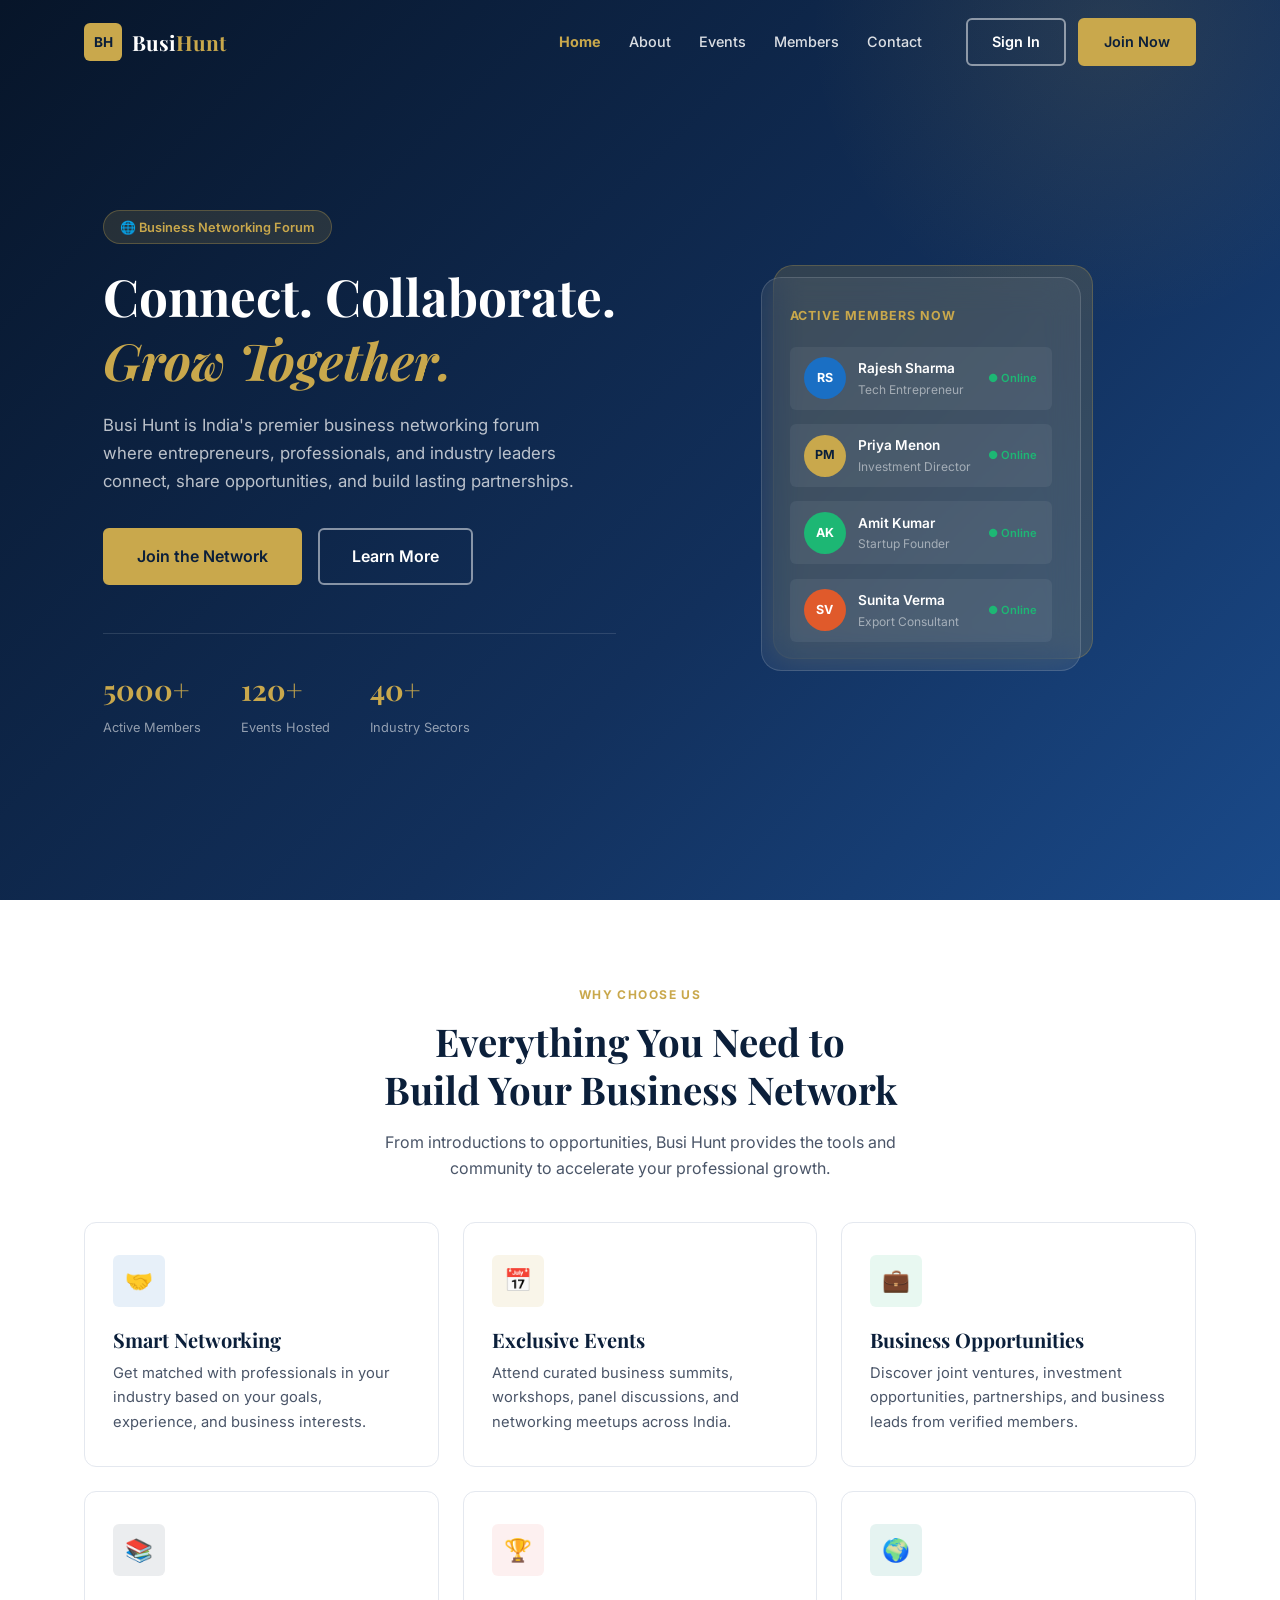
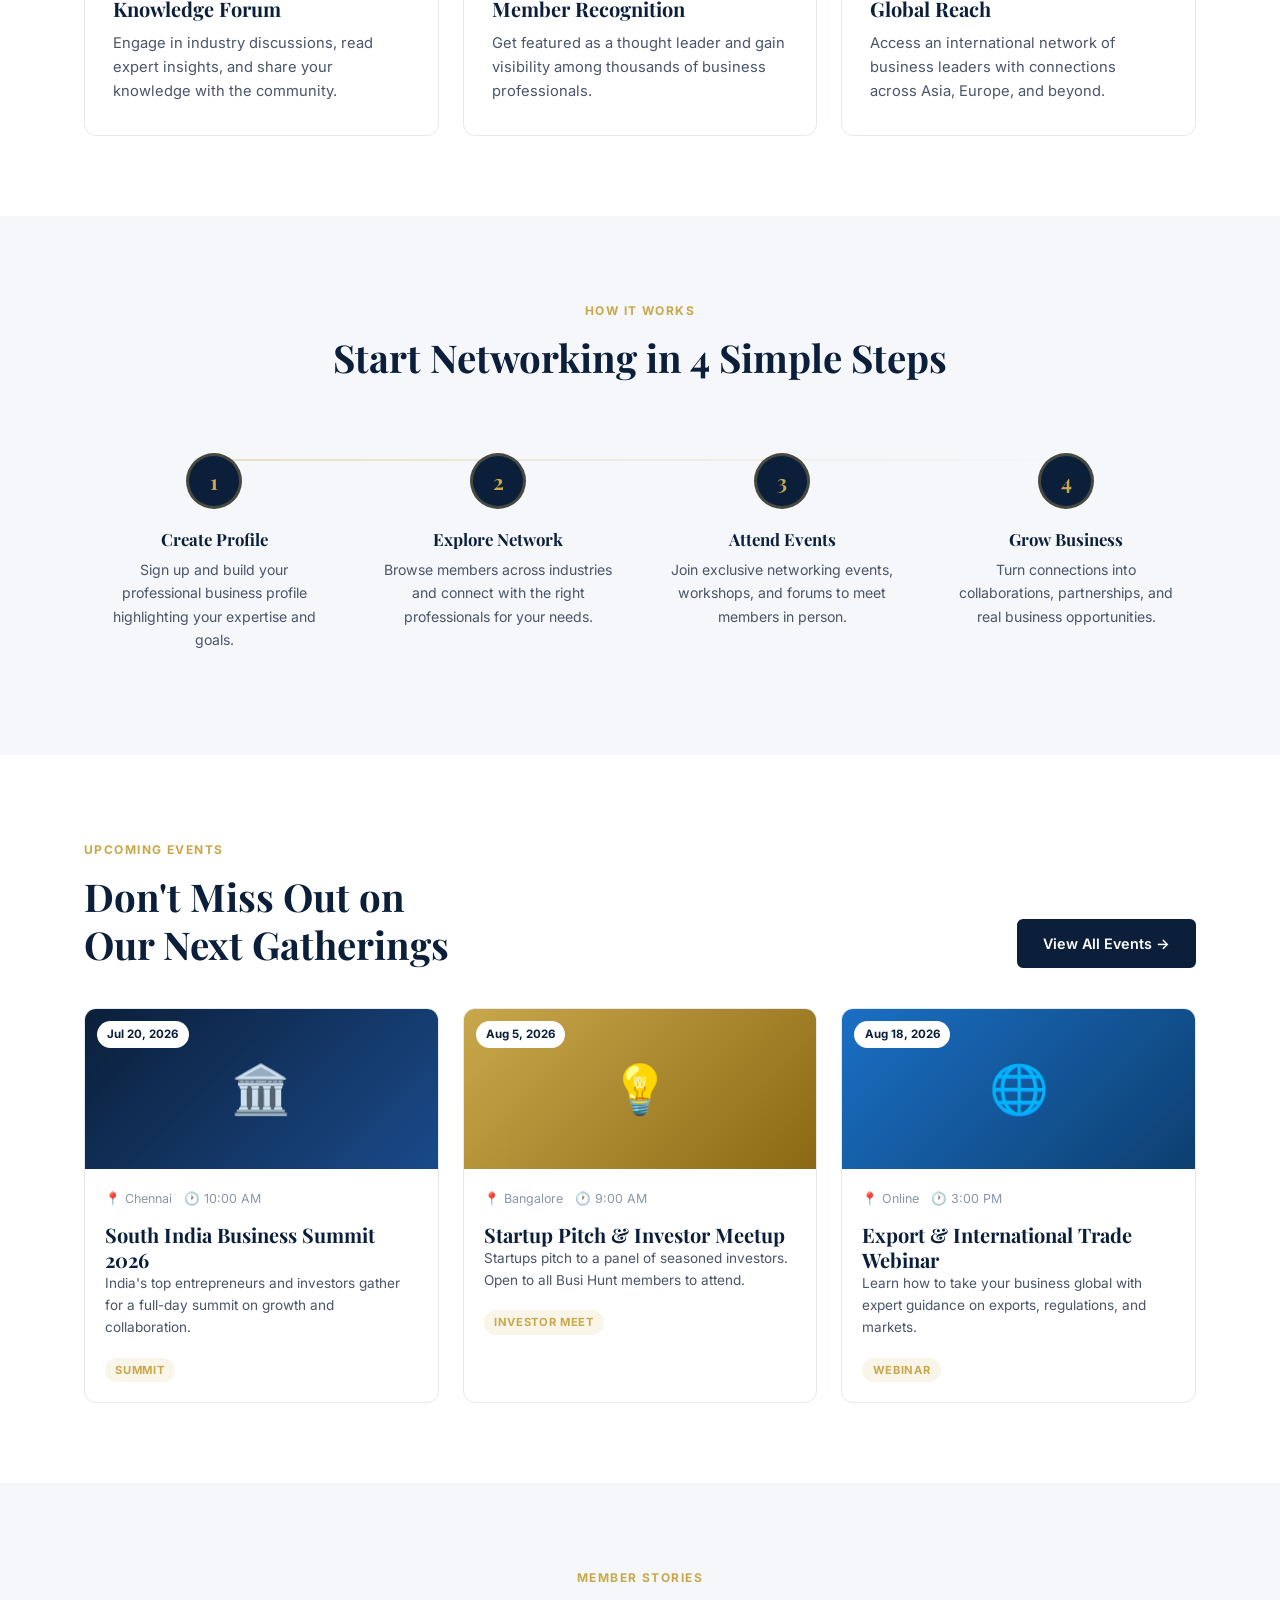
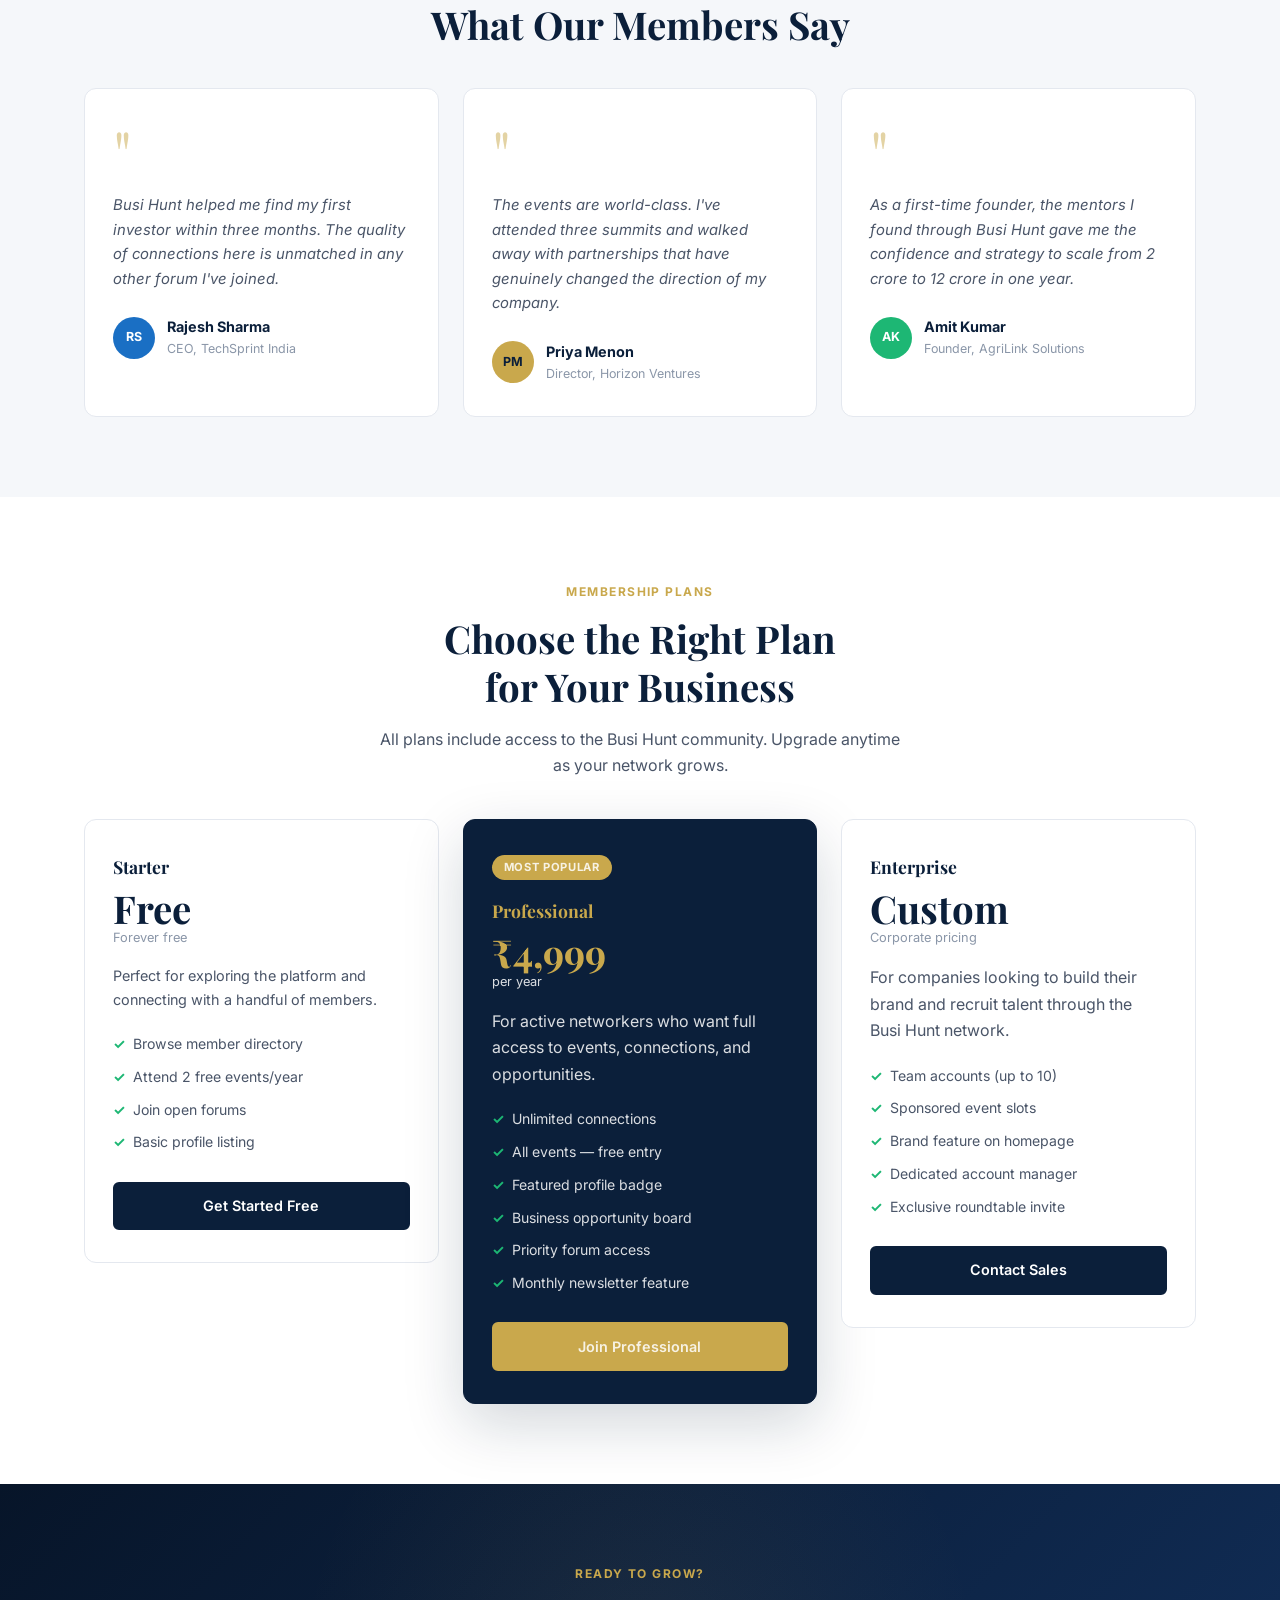
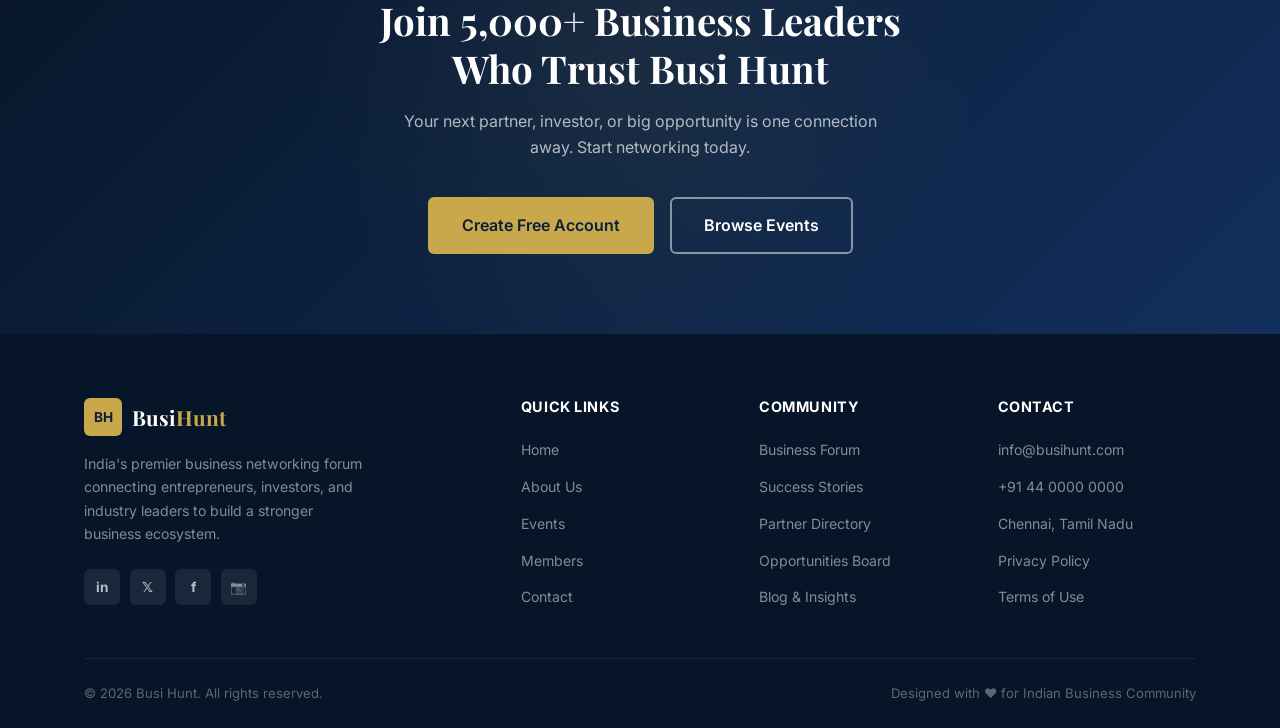
<file: index.html>
<!DOCTYPE html>
<html lang="en">
<head>
  <meta charset="UTF-8">
  <meta name="viewport" content="width=device-width, initial-scale=1.0">
  <title>Busi Hunt — Business Networking Connectivity Forum</title>
  <meta name="description" content="Busi Hunt connects business professionals, entrepreneurs, and leaders across industries. Join thousands of members in a thriving business networking community.">
  <link rel="preconnect" href="https://fonts.googleapis.com">
  <link rel="preconnect" href="https://fonts.gstatic.com" crossorigin>
  <link href="https://fonts.googleapis.com/css2?family=Playfair+Display:wght@400;700&family=Inter:wght@400;500;600;700&display=swap" rel="stylesheet">
  <link rel="stylesheet" href="css/style.css">
</head>
<body>

  <!-- ========== NAVBAR ========== -->
  <nav class="navbar" id="navbar">
    <div class="container">
      <a href="index.html" class="logo">
        <div class="logo-icon">BH</div>
        <div class="logo-text">Busi<span>Hunt</span></div>
      </a>
      <ul class="nav-links">
        <li><a href="index.html">Home</a></li>
        <li><a href="about.html">About</a></li>
        <li><a href="events.html">Events</a></li>
        <li><a href="members.html">Members</a></li>
        <li><a href="contact.html">Contact</a></li>
      </ul>
      <div class="nav-actions">
        <a href="contact.html" class="btn btn-outline">Sign In</a>
        <a href="contact.html" class="btn btn-primary">Join Now</a>
      </div>
      <button class="hamburger" aria-label="Open menu">
        <span></span><span></span><span></span>
      </button>
    </div>
  </nav>

  <!-- Mobile Menu -->
  <div class="mobile-menu">
    <button class="mobile-close" aria-label="Close menu">✕</button>
    <a href="index.html">Home</a>
    <a href="about.html">About</a>
    <a href="events.html">Events</a>
    <a href="members.html">Members</a>
    <a href="contact.html">Contact</a>
    <a href="contact.html" class="btn btn-primary">Join Now</a>
  </div>

  <!-- ========== HERO ========== -->
  <section class="hero">
    <div class="container">
      <div class="hero-content">
        <div class="hero-tag">🌐 Business Networking Forum</div>
        <h1>Connect. Collaborate.<br><em>Grow Together.</em></h1>
        <p class="hero-desc">
          Busi Hunt is India's premier business networking forum where entrepreneurs, professionals, and industry leaders connect, share opportunities, and build lasting partnerships.
        </p>
        <div class="hero-btns">
          <a href="contact.html" class="btn btn-primary btn-lg">Join the Network</a>
          <a href="about.html" class="btn btn-outline btn-lg">Learn More</a>
        </div>
        <div class="hero-stats">
          <div>
            <div class="hero-stat-num" data-target="5000">5000+</div>
            <div class="hero-stat-label">Active Members</div>
          </div>
          <div>
            <div class="hero-stat-num" data-target="120">120+</div>
            <div class="hero-stat-label">Events Hosted</div>
          </div>
          <div>
            <div class="hero-stat-num" data-target="40">40+</div>
            <div class="hero-stat-label">Industry Sectors</div>
          </div>
        </div>
      </div>

      <div class="hero-visual">
        <div class="hero-card-stack">
          <div class="hero-card-back"></div>
          <div class="hero-card">
            <div class="hero-card-title">Active Members Now</div>
            <div class="member-list">
              <div class="member-item">
                <div class="member-avatar avatar-1">RS</div>
                <div>
                  <div class="member-info-name">Rajesh Sharma</div>
                  <div class="member-info-role">Tech Entrepreneur</div>
                </div>
                <span class="member-badge">● Online</span>
              </div>
              <div class="member-item">
                <div class="member-avatar avatar-2">PM</div>
                <div>
                  <div class="member-info-name">Priya Menon</div>
                  <div class="member-info-role">Investment Director</div>
                </div>
                <span class="member-badge">● Online</span>
              </div>
              <div class="member-item">
                <div class="member-avatar avatar-3">AK</div>
                <div>
                  <div class="member-info-name">Amit Kumar</div>
                  <div class="member-info-role">Startup Founder</div>
                </div>
                <span class="member-badge">● Online</span>
              </div>
              <div class="member-item">
                <div class="member-avatar avatar-4">SV</div>
                <div>
                  <div class="member-info-name">Sunita Verma</div>
                  <div class="member-info-role">Export Consultant</div>
                </div>
                <span class="member-badge">● Online</span>
              </div>
            </div>
          </div>
        </div>
      </div>
    </div>
  </section>

  <!-- ========== FEATURES ========== -->
  <section class="section">
    <div class="container">
      <div class="text-center fade-in">
        <span class="section-eyebrow">Why Choose Us</span>
        <h2>Everything You Need to<br>Build Your Business Network</h2>
        <p class="mt-2" style="max-width:560px;margin-left:auto;margin-right:auto;">
          From introductions to opportunities, Busi Hunt provides the tools and community to accelerate your professional growth.
        </p>
      </div>
      <div class="features-grid mt-4">
        <div class="feature-card fade-in fade-in-delay-1">
          <div class="feature-icon icon-blue">🤝</div>
          <h3>Smart Networking</h3>
          <p>Get matched with professionals in your industry based on your goals, experience, and business interests.</p>
        </div>
        <div class="feature-card fade-in fade-in-delay-2">
          <div class="feature-icon icon-gold">📅</div>
          <h3>Exclusive Events</h3>
          <p>Attend curated business summits, workshops, panel discussions, and networking meetups across India.</p>
        </div>
        <div class="feature-card fade-in fade-in-delay-3">
          <div class="feature-icon icon-green">💼</div>
          <h3>Business Opportunities</h3>
          <p>Discover joint ventures, investment opportunities, partnerships, and business leads from verified members.</p>
        </div>
        <div class="feature-card fade-in fade-in-delay-1">
          <div class="feature-icon icon-navy">📚</div>
          <h3>Knowledge Forum</h3>
          <p>Engage in industry discussions, read expert insights, and share your knowledge with the community.</p>
        </div>
        <div class="feature-card fade-in fade-in-delay-2">
          <div class="feature-icon icon-red">🏆</div>
          <h3>Member Recognition</h3>
          <p>Get featured as a thought leader and gain visibility among thousands of business professionals.</p>
        </div>
        <div class="feature-card fade-in fade-in-delay-3">
          <div class="feature-icon icon-teal">🌍</div>
          <h3>Global Reach</h3>
          <p>Access an international network of business leaders with connections across Asia, Europe, and beyond.</p>
        </div>
      </div>
    </div>
  </section>

  <!-- ========== HOW IT WORKS ========== -->
  <section class="section section-alt">
    <div class="container">
      <div class="text-center fade-in">
        <span class="section-eyebrow">How It Works</span>
        <h2>Start Networking in 4 Simple Steps</h2>
      </div>
      <div class="steps-row">
        <div class="step-item fade-in fade-in-delay-1">
          <div class="step-num">1</div>
          <h4>Create Profile</h4>
          <p>Sign up and build your professional business profile highlighting your expertise and goals.</p>
        </div>
        <div class="step-item fade-in fade-in-delay-2">
          <div class="step-num">2</div>
          <h4>Explore Network</h4>
          <p>Browse members across industries and connect with the right professionals for your needs.</p>
        </div>
        <div class="step-item fade-in fade-in-delay-3">
          <div class="step-num">3</div>
          <h4>Attend Events</h4>
          <p>Join exclusive networking events, workshops, and forums to meet members in person.</p>
        </div>
        <div class="step-item fade-in fade-in-delay-4">
          <div class="step-num">4</div>
          <h4>Grow Business</h4>
          <p>Turn connections into collaborations, partnerships, and real business opportunities.</p>
        </div>
      </div>
    </div>
  </section>

  <!-- ========== UPCOMING EVENTS ========== -->
  <section class="section">
    <div class="container">
      <div style="display:flex;justify-content:space-between;align-items:flex-end;flex-wrap:wrap;gap:1rem;" class="fade-in">
        <div>
          <span class="section-eyebrow">Upcoming Events</span>
          <h2>Don't Miss Out on<br>Our Next Gatherings</h2>
        </div>
        <a href="events.html" class="btn btn-navy">View All Events →</a>
      </div>
      <div class="events-grid">
        <div class="event-card fade-in fade-in-delay-1">
          <div class="event-img event-img-1">
            <span class="event-date-badge">Jul 20, 2026</span>
            🏛️
          </div>
          <div class="event-body">
            <div class="event-meta">
              <span>📍 Chennai</span>
              <span>🕐 10:00 AM</span>
            </div>
            <h3>South India Business Summit 2026</h3>
            <p>India's top entrepreneurs and investors gather for a full-day summit on growth and collaboration.</p>
            <span class="event-tag">Summit</span>
          </div>
        </div>
        <div class="event-card fade-in fade-in-delay-2">
          <div class="event-img event-img-2">
            <span class="event-date-badge">Aug 5, 2026</span>
            💡
          </div>
          <div class="event-body">
            <div class="event-meta">
              <span>📍 Bangalore</span>
              <span>🕐 9:00 AM</span>
            </div>
            <h3>Startup Pitch & Investor Meetup</h3>
            <p>Startups pitch to a panel of seasoned investors. Open to all Busi Hunt members to attend.</p>
            <span class="event-tag">Investor Meet</span>
          </div>
        </div>
        <div class="event-card fade-in fade-in-delay-3">
          <div class="event-img event-img-3">
            <span class="event-date-badge">Aug 18, 2026</span>
            🌐
          </div>
          <div class="event-body">
            <div class="event-meta">
              <span>📍 Online</span>
              <span>🕐 3:00 PM</span>
            </div>
            <h3>Export & International Trade Webinar</h3>
            <p>Learn how to take your business global with expert guidance on exports, regulations, and markets.</p>
            <span class="event-tag">Webinar</span>
          </div>
        </div>
      </div>
    </div>
  </section>

  <!-- ========== TESTIMONIALS ========== -->
  <section class="section section-alt">
    <div class="container">
      <div class="text-center fade-in">
        <span class="section-eyebrow">Member Stories</span>
        <h2>What Our Members Say</h2>
      </div>
      <div class="testimonials-grid">
        <div class="testimonial-card fade-in fade-in-delay-1">
          <div class="quote-mark">"</div>
          <p>Busi Hunt helped me find my first investor within three months. The quality of connections here is unmatched in any other forum I've joined.</p>
          <div class="testimonial-author">
            <div class="member-avatar avatar-1">RS</div>
            <div>
              <div class="author-name">Rajesh Sharma</div>
              <div class="author-role">CEO, TechSprint India</div>
            </div>
          </div>
        </div>
        <div class="testimonial-card fade-in fade-in-delay-2">
          <div class="quote-mark">"</div>
          <p>The events are world-class. I've attended three summits and walked away with partnerships that have genuinely changed the direction of my company.</p>
          <div class="testimonial-author">
            <div class="member-avatar avatar-2">PM</div>
            <div>
              <div class="author-name">Priya Menon</div>
              <div class="author-role">Director, Horizon Ventures</div>
            </div>
          </div>
        </div>
        <div class="testimonial-card fade-in fade-in-delay-3">
          <div class="quote-mark">"</div>
          <p>As a first-time founder, the mentors I found through Busi Hunt gave me the confidence and strategy to scale from 2 crore to 12 crore in one year.</p>
          <div class="testimonial-author">
            <div class="member-avatar avatar-3">AK</div>
            <div>
              <div class="author-name">Amit Kumar</div>
              <div class="author-role">Founder, AgriLink Solutions</div>
            </div>
          </div>
        </div>
      </div>
    </div>
  </section>

  <!-- ========== MEMBERSHIP PLANS ========== -->
  <section class="section" id="plans">
    <div class="container">
      <div class="text-center fade-in">
        <span class="section-eyebrow">Membership Plans</span>
        <h2>Choose the Right Plan<br>for Your Business</h2>
        <p class="mt-2" style="max-width:520px;margin-left:auto;margin-right:auto;">
          All plans include access to the Busi Hunt community. Upgrade anytime as your network grows.
        </p>
      </div>
      <div class="plans-grid">
        <div class="plan-card fade-in fade-in-delay-1">
          <div class="plan-name">Starter</div>
          <div class="plan-price">Free</div>
          <div class="plan-period">Forever free</div>
          <p style="font-size:0.9rem;">Perfect for exploring the platform and connecting with a handful of members.</p>
          <ul class="plan-features">
            <li>Browse member directory</li>
            <li>Attend 2 free events/year</li>
            <li>Join open forums</li>
            <li>Basic profile listing</li>
          </ul>
          <a href="contact.html" class="btn btn-navy" style="width:100%;justify-content:center;margin-top:0.5rem;">Get Started Free</a>
        </div>
        <div class="plan-card featured fade-in fade-in-delay-2">
          <div class="featured-badge">Most Popular</div>
          <div class="plan-name" style="color:var(--gold);">Professional</div>
          <div class="plan-price">₹4,999</div>
          <div class="plan-period">per year</div>
          <p>For active networkers who want full access to events, connections, and opportunities.</p>
          <ul class="plan-features">
            <li>Unlimited connections</li>
            <li>All events — free entry</li>
            <li>Featured profile badge</li>
            <li>Business opportunity board</li>
            <li>Priority forum access</li>
            <li>Monthly newsletter feature</li>
          </ul>
          <a href="contact.html" class="btn btn-primary" style="width:100%;justify-content:center;margin-top:0.5rem;">Join Professional</a>
        </div>
        <div class="plan-card fade-in fade-in-delay-3">
          <div class="plan-name">Enterprise</div>
          <div class="plan-price">Custom</div>
          <div class="plan-period">Corporate pricing</div>
          <p>For companies looking to build their brand and recruit talent through the Busi Hunt network.</p>
          <ul class="plan-features">
            <li>Team accounts (up to 10)</li>
            <li>Sponsored event slots</li>
            <li>Brand feature on homepage</li>
            <li>Dedicated account manager</li>
            <li>Exclusive roundtable invite</li>
          </ul>
          <a href="contact.html" class="btn btn-navy" style="width:100%;justify-content:center;margin-top:0.5rem;">Contact Sales</a>
        </div>
      </div>
    </div>
  </section>

  <!-- ========== CTA ========== -->
  <section class="cta-section">
    <div class="container" style="position:relative;z-index:1;">
      <span class="section-eyebrow">Ready to Grow?</span>
      <h2>Join 5,000+ Business Leaders<br>Who Trust Busi Hunt</h2>
      <p>Your next partner, investor, or big opportunity is one connection away. Start networking today.</p>
      <div class="cta-btns">
        <a href="contact.html" class="btn btn-primary btn-lg">Create Free Account</a>
        <a href="events.html" class="btn btn-outline btn-lg">Browse Events</a>
      </div>
    </div>
  </section>

  <!-- ========== FOOTER ========== -->
  <footer class="footer">
    <div class="container">
      <div class="footer-grid">
        <div class="footer-brand">
          <div class="logo">
            <div class="logo-icon">BH</div>
            <div class="logo-text">Busi<span>Hunt</span></div>
          </div>
          <p>India's premier business networking forum connecting entrepreneurs, investors, and industry leaders to build a stronger business ecosystem.</p>
          <div class="social-links mt-3">
            <a href="#" class="social-link" aria-label="LinkedIn">in</a>
            <a href="#" class="social-link" aria-label="Twitter">𝕏</a>
            <a href="#" class="social-link" aria-label="Facebook">f</a>
            <a href="#" class="social-link" aria-label="Instagram">📷</a>
          </div>
        </div>
        <div class="footer-col">
          <h5>Quick Links</h5>
          <ul class="footer-links">
            <li><a href="index.html">Home</a></li>
            <li><a href="about.html">About Us</a></li>
            <li><a href="events.html">Events</a></li>
            <li><a href="members.html">Members</a></li>
            <li><a href="contact.html">Contact</a></li>
          </ul>
        </div>
        <div class="footer-col">
          <h5>Community</h5>
          <ul class="footer-links">
            <li><a href="#">Business Forum</a></li>
            <li><a href="#">Success Stories</a></li>
            <li><a href="#">Partner Directory</a></li>
            <li><a href="#">Opportunities Board</a></li>
            <li><a href="#">Blog & Insights</a></li>
          </ul>
        </div>
        <div class="footer-col">
          <h5>Contact</h5>
          <ul class="footer-links">
            <li><a href="mailto:info@busihunt.com">info@busihunt.com</a></li>
            <li><a href="tel:+914400000000">+91 44 0000 0000</a></li>
            <li><a href="#">Chennai, Tamil Nadu</a></li>
            <li><a href="#">Privacy Policy</a></li>
            <li><a href="#">Terms of Use</a></li>
          </ul>
        </div>
      </div>
      <div class="footer-bottom">
        <span>© 2026 Busi Hunt. All rights reserved.</span>
        <span>Designed with ❤️ for Indian Business Community</span>
      </div>
    </div>
  </footer>

  <script src="js/main.js"></script>
</body>
</html>
</file>
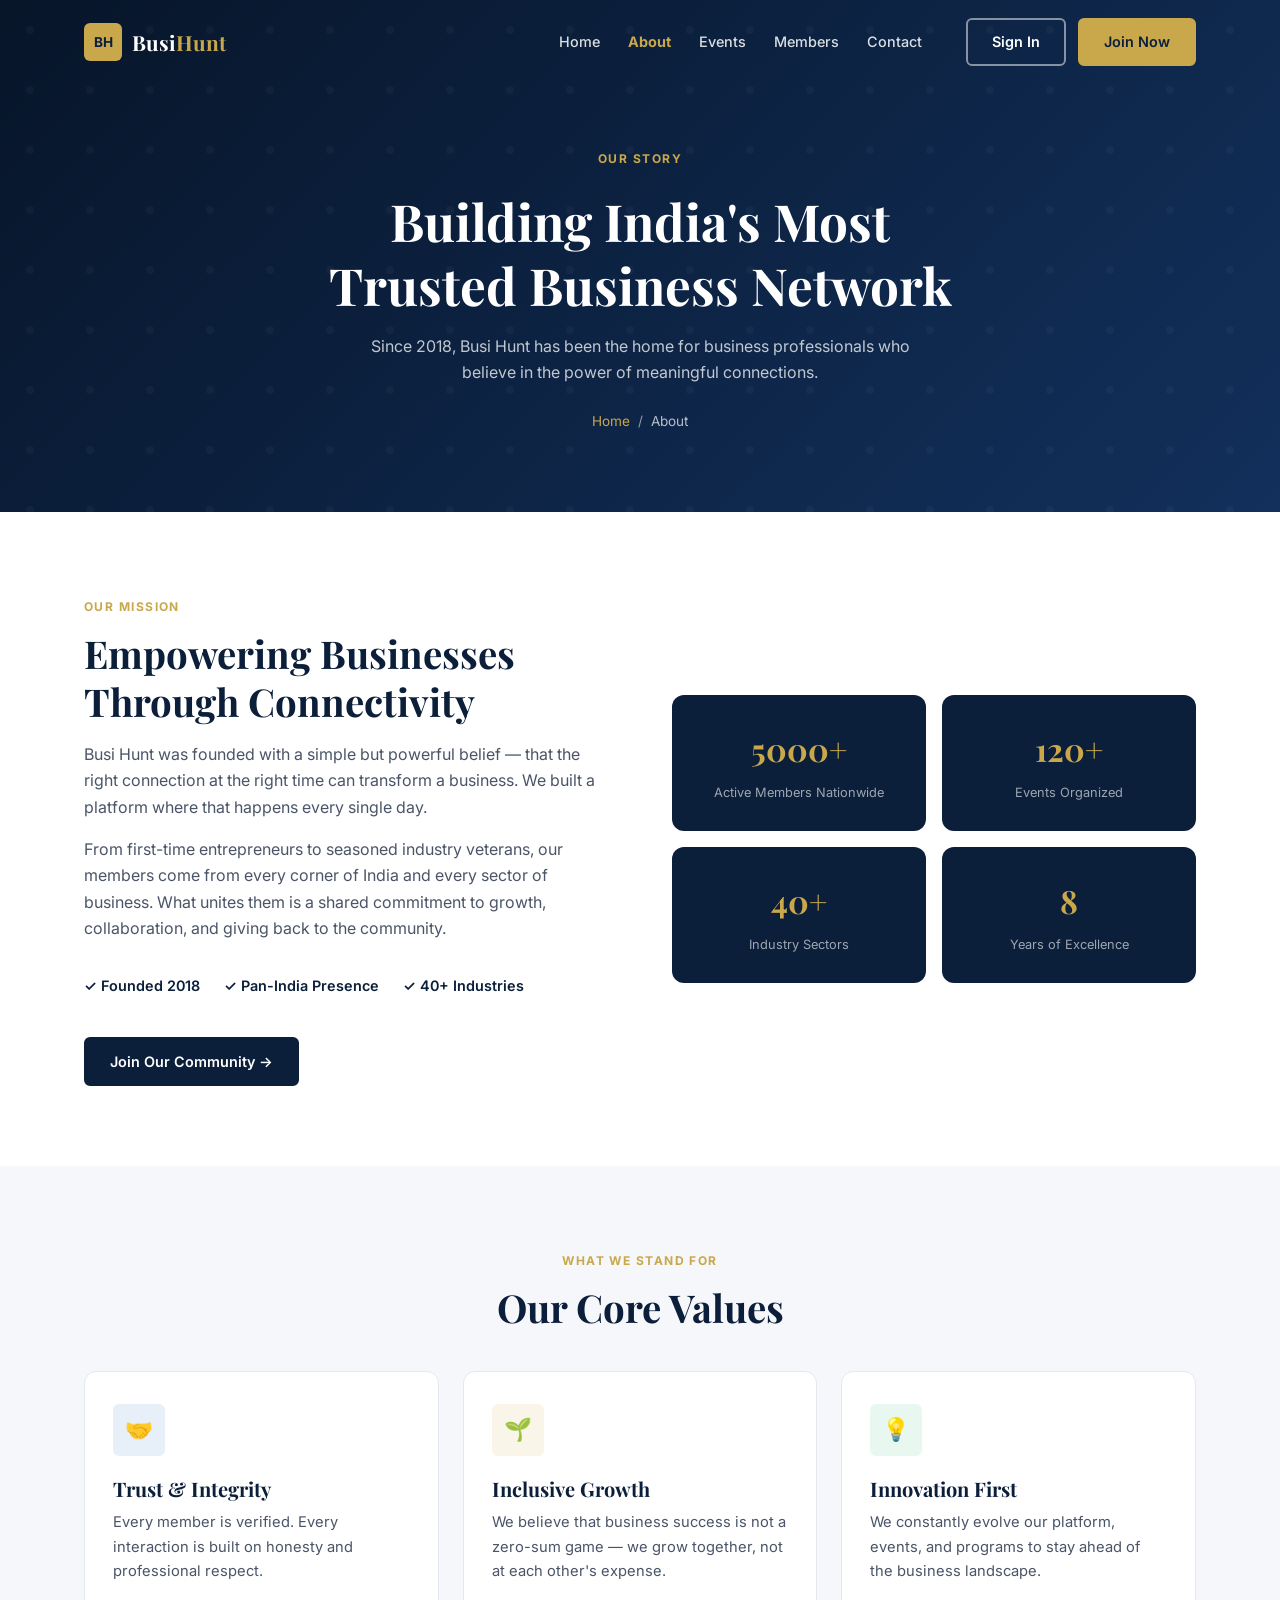
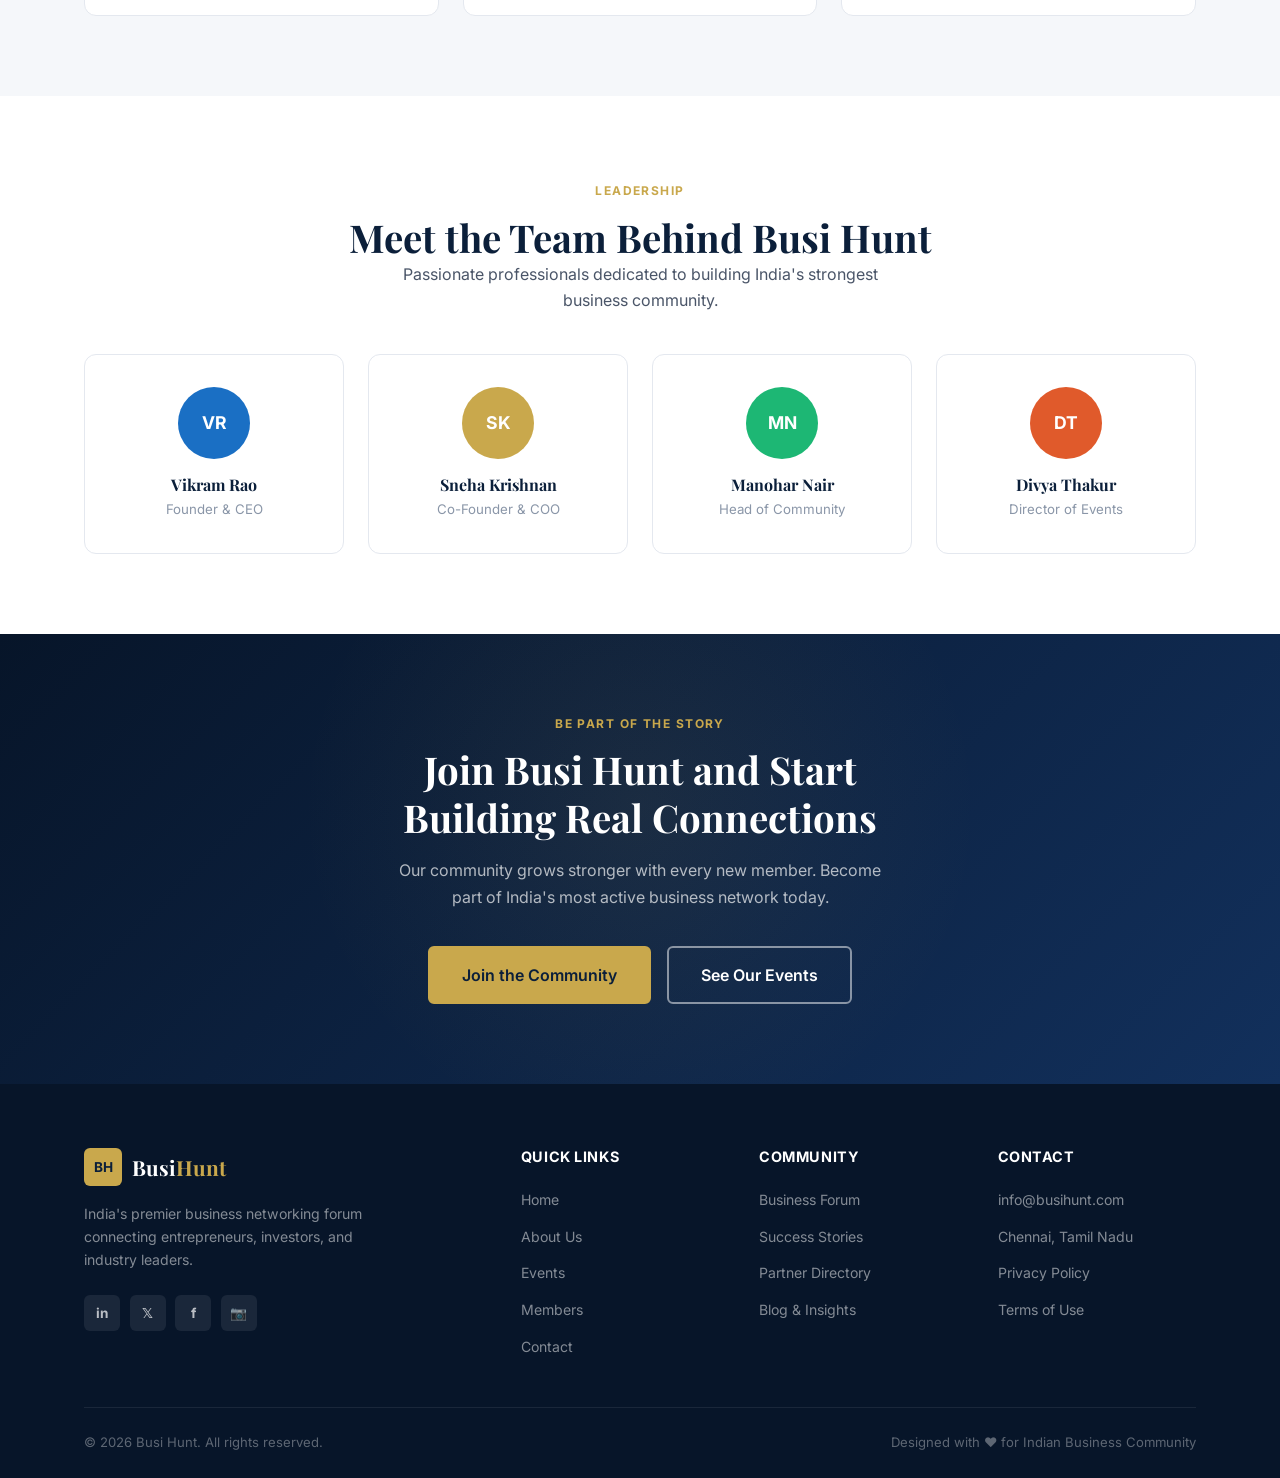
<file: about.html>
<!DOCTYPE html>
<html lang="en">
<head>
  <meta charset="UTF-8">
  <meta name="viewport" content="width=device-width, initial-scale=1.0">
  <title>About Us — Busi Hunt</title>
  <meta name="description" content="Learn about Busi Hunt — our mission, values, and the team behind India's leading business networking forum.">
  <link rel="preconnect" href="https://fonts.googleapis.com">
  <link rel="preconnect" href="https://fonts.gstatic.com" crossorigin>
  <link href="https://fonts.googleapis.com/css2?family=Playfair+Display:wght@400;700&family=Inter:wght@400;500;600;700&display=swap" rel="stylesheet">
  <link rel="stylesheet" href="css/style.css">
</head>
<body>

  <!-- NAVBAR -->
  <nav class="navbar" id="navbar">
    <div class="container">
      <a href="index.html" class="logo">
        <div class="logo-icon">BH</div>
        <div class="logo-text">Busi<span>Hunt</span></div>
      </a>
      <ul class="nav-links">
        <li><a href="index.html">Home</a></li>
        <li><a href="about.html">About</a></li>
        <li><a href="events.html">Events</a></li>
        <li><a href="members.html">Members</a></li>
        <li><a href="contact.html">Contact</a></li>
      </ul>
      <div class="nav-actions">
        <a href="contact.html" class="btn btn-outline">Sign In</a>
        <a href="contact.html" class="btn btn-primary">Join Now</a>
      </div>
      <button class="hamburger" aria-label="Open menu">
        <span></span><span></span><span></span>
      </button>
    </div>
  </nav>
  <div class="mobile-menu">
    <button class="mobile-close">✕</button>
    <a href="index.html">Home</a>
    <a href="about.html">About</a>
    <a href="events.html">Events</a>
    <a href="members.html">Members</a>
    <a href="contact.html">Contact</a>
    <a href="contact.html" class="btn btn-primary">Join Now</a>
  </div>

  <!-- PAGE HERO -->
  <section class="page-hero">
    <div class="container">
      <span class="section-eyebrow">Our Story</span>
      <h1>Building India's Most<br>Trusted Business Network</h1>
      <p>Since 2018, Busi Hunt has been the home for business professionals who believe in the power of meaningful connections.</p>
      <div class="breadcrumb">
        <a href="index.html">Home</a>
        <span>/</span>
        <span style="color:rgba(255,255,255,0.7)">About</span>
      </div>
    </div>
  </section>

  <!-- ABOUT MISSION -->
  <section class="section">
    <div class="container">
      <div class="about-grid">
        <div class="fade-in">
          <span class="section-eyebrow">Our Mission</span>
          <h2>Empowering Businesses Through Connectivity</h2>
          <p class="mt-2">Busi Hunt was founded with a simple but powerful belief — that the right connection at the right time can transform a business. We built a platform where that happens every single day.</p>
          <p class="mt-2">From first-time entrepreneurs to seasoned industry veterans, our members come from every corner of India and every sector of business. What unites them is a shared commitment to growth, collaboration, and giving back to the community.</p>
          <div style="display:flex;gap:1.5rem;margin-top:2rem;flex-wrap:wrap;">
            <div style="display:flex;align-items:center;gap:0.6rem;font-size:0.9rem;font-weight:600;color:var(--navy);">✓ Founded 2018</div>
            <div style="display:flex;align-items:center;gap:0.6rem;font-size:0.9rem;font-weight:600;color:var(--navy);">✓ Pan-India Presence</div>
            <div style="display:flex;align-items:center;gap:0.6rem;font-size:0.9rem;font-weight:600;color:var(--navy);">✓ 40+ Industries</div>
          </div>
          <a href="contact.html" class="btn btn-navy mt-4">Join Our Community →</a>
        </div>
        <div class="about-visual fade-in fade-in-delay-2">
          <div class="about-stat-card">
            <div class="about-stat-num" data-target="5000">5000+</div>
            <div class="about-stat-label" style="color:rgba(255,255,255,0.6)">Active Members Nationwide</div>
          </div>
          <div class="about-stat-card">
            <div class="about-stat-num" data-target="120">120+</div>
            <div class="about-stat-label">Events Organized</div>
          </div>
          <div class="about-stat-card">
            <div class="about-stat-num" data-target="40">40+</div>
            <div class="about-stat-label">Industry Sectors</div>
          </div>
          <div class="about-stat-card">
            <div class="about-stat-num" data-target="8">8</div>
            <div class="about-stat-label">Years of Excellence</div>
          </div>
        </div>
      </div>
    </div>
  </section>

  <!-- CORE VALUES -->
  <section class="section section-alt">
    <div class="container">
      <div class="text-center fade-in">
        <span class="section-eyebrow">What We Stand For</span>
        <h2>Our Core Values</h2>
      </div>
      <div class="features-grid mt-4">
        <div class="feature-card fade-in fade-in-delay-1">
          <div class="feature-icon icon-blue">🤝</div>
          <h3>Trust & Integrity</h3>
          <p>Every member is verified. Every interaction is built on honesty and professional respect.</p>
        </div>
        <div class="feature-card fade-in fade-in-delay-2">
          <div class="feature-icon icon-gold">🌱</div>
          <h3>Inclusive Growth</h3>
          <p>We believe that business success is not a zero-sum game — we grow together, not at each other's expense.</p>
        </div>
        <div class="feature-card fade-in fade-in-delay-3">
          <div class="feature-icon icon-green">💡</div>
          <h3>Innovation First</h3>
          <p>We constantly evolve our platform, events, and programs to stay ahead of the business landscape.</p>
        </div>
      </div>
    </div>
  </section>

  <!-- TEAM -->
  <section class="section">
    <div class="container">
      <div class="text-center fade-in">
        <span class="section-eyebrow">Leadership</span>
        <h2>Meet the Team Behind Busi Hunt</h2>
        <p class="mt-2" style="max-width:500px;margin:auto;">Passionate professionals dedicated to building India's strongest business community.</p>
      </div>
      <div class="team-grid">
        <div class="team-card fade-in fade-in-delay-1">
          <div class="team-avatar avatar-1">VR</div>
          <h4>Vikram Rao</h4>
          <p>Founder & CEO</p>
        </div>
        <div class="team-card fade-in fade-in-delay-2">
          <div class="team-avatar avatar-2">SK</div>
          <h4>Sneha Krishnan</h4>
          <p>Co-Founder & COO</p>
        </div>
        <div class="team-card fade-in fade-in-delay-3">
          <div class="team-avatar avatar-3">MN</div>
          <h4>Manohar Nair</h4>
          <p>Head of Community</p>
        </div>
        <div class="team-card fade-in fade-in-delay-4">
          <div class="team-avatar avatar-4">DT</div>
          <h4>Divya Thakur</h4>
          <p>Director of Events</p>
        </div>
      </div>
    </div>
  </section>

  <!-- CTA -->
  <section class="cta-section">
    <div class="container" style="position:relative;z-index:1;">
      <span class="section-eyebrow">Be Part of the Story</span>
      <h2>Join Busi Hunt and Start<br>Building Real Connections</h2>
      <p>Our community grows stronger with every new member. Become part of India's most active business network today.</p>
      <div class="cta-btns">
        <a href="contact.html" class="btn btn-primary btn-lg">Join the Community</a>
        <a href="events.html" class="btn btn-outline btn-lg">See Our Events</a>
      </div>
    </div>
  </section>

  <!-- FOOTER -->
  <footer class="footer">
    <div class="container">
      <div class="footer-grid">
        <div class="footer-brand">
          <div class="logo">
            <div class="logo-icon">BH</div>
            <div class="logo-text">Busi<span>Hunt</span></div>
          </div>
          <p>India's premier business networking forum connecting entrepreneurs, investors, and industry leaders.</p>
          <div class="social-links mt-3">
            <a href="#" class="social-link">in</a>
            <a href="#" class="social-link">𝕏</a>
            <a href="#" class="social-link">f</a>
            <a href="#" class="social-link">📷</a>
          </div>
        </div>
        <div class="footer-col">
          <h5>Quick Links</h5>
          <ul class="footer-links">
            <li><a href="index.html">Home</a></li>
            <li><a href="about.html">About Us</a></li>
            <li><a href="events.html">Events</a></li>
            <li><a href="members.html">Members</a></li>
            <li><a href="contact.html">Contact</a></li>
          </ul>
        </div>
        <div class="footer-col">
          <h5>Community</h5>
          <ul class="footer-links">
            <li><a href="#">Business Forum</a></li>
            <li><a href="#">Success Stories</a></li>
            <li><a href="#">Partner Directory</a></li>
            <li><a href="#">Blog & Insights</a></li>
          </ul>
        </div>
        <div class="footer-col">
          <h5>Contact</h5>
          <ul class="footer-links">
            <li><a href="mailto:info@busihunt.com">info@busihunt.com</a></li>
            <li><a href="#">Chennai, Tamil Nadu</a></li>
            <li><a href="#">Privacy Policy</a></li>
            <li><a href="#">Terms of Use</a></li>
          </ul>
        </div>
      </div>
      <div class="footer-bottom">
        <span>© 2026 Busi Hunt. All rights reserved.</span>
        <span>Designed with ❤️ for Indian Business Community</span>
      </div>
    </div>
  </footer>

  <script src="js/main.js"></script>
</body>
</html>
</file>
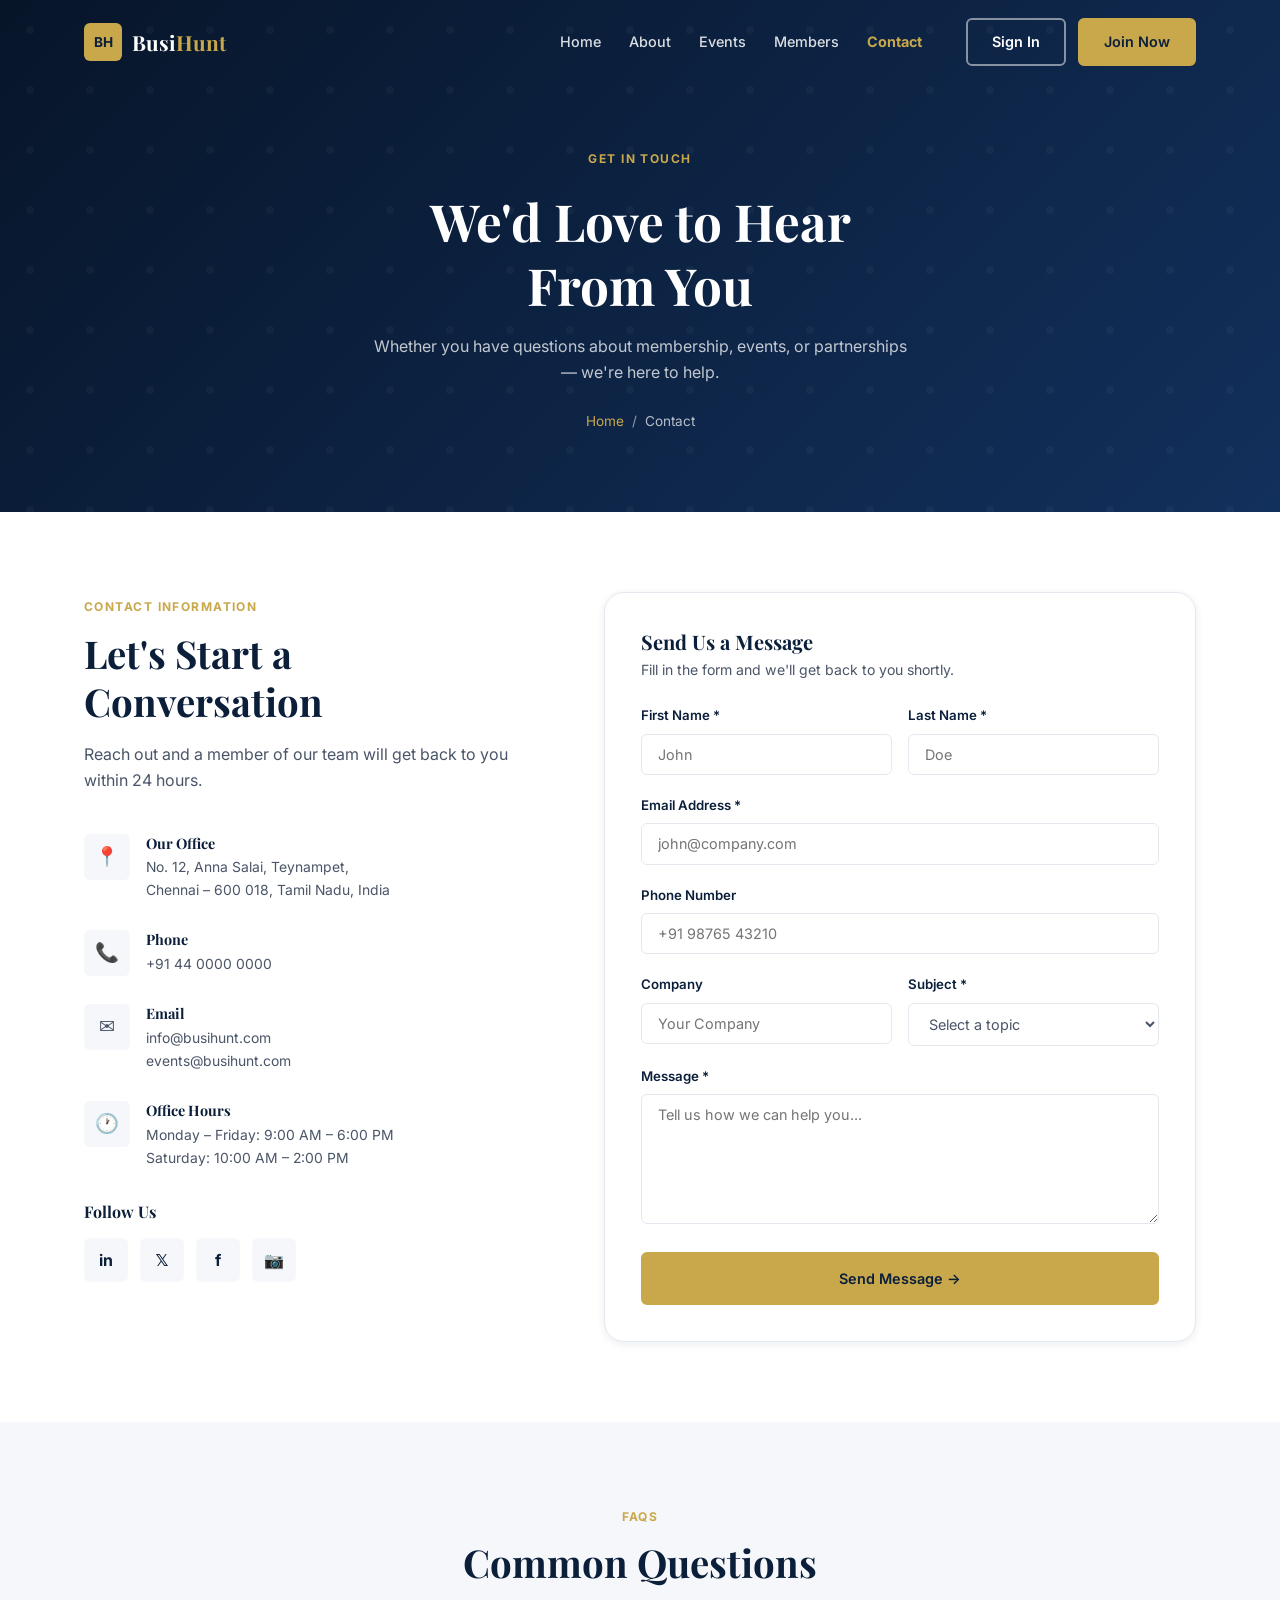
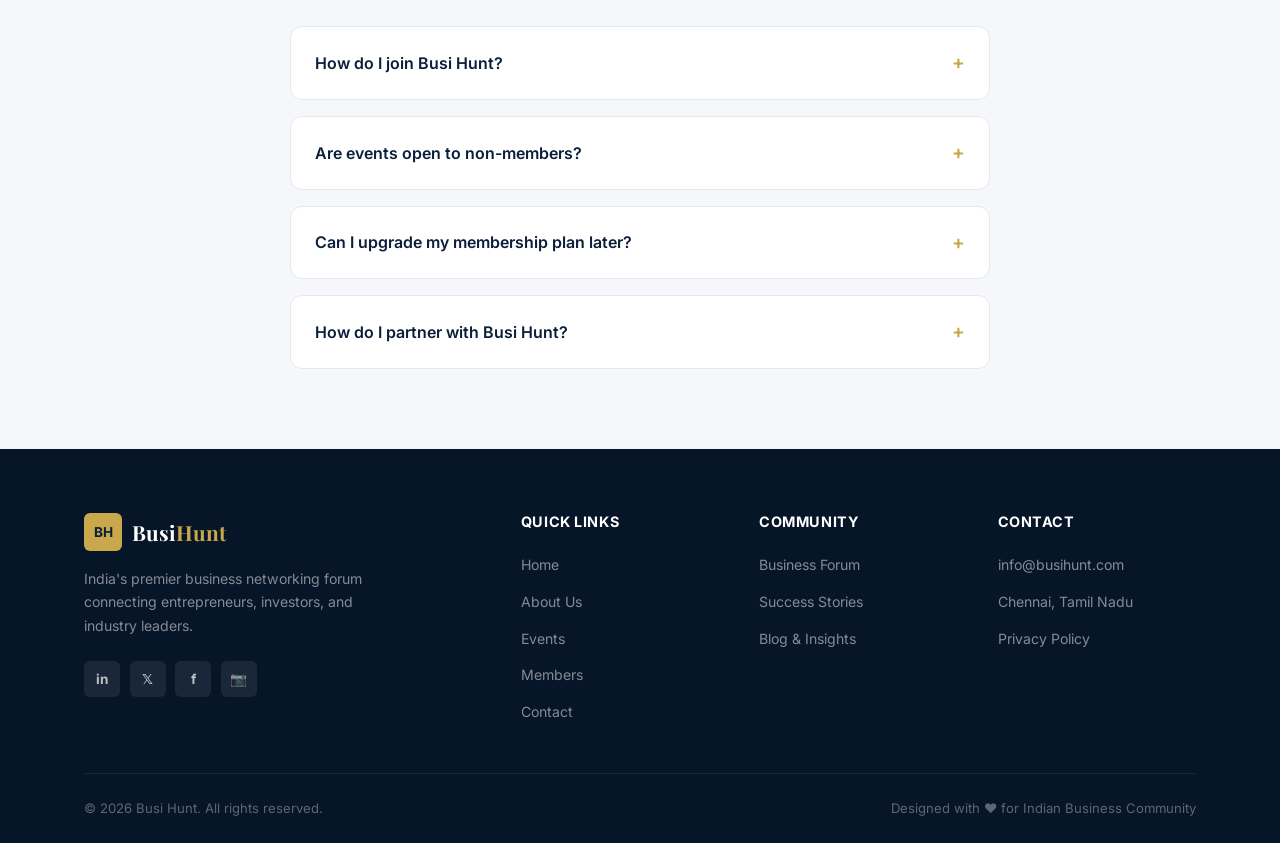
<file: contact.html>
<!DOCTYPE html>
<html lang="en">
<head>
  <meta charset="UTF-8">
  <meta name="viewport" content="width=device-width, initial-scale=1.0">
  <title>Contact Us — Busi Hunt</title>
  <link rel="preconnect" href="https://fonts.googleapis.com">
  <link rel="preconnect" href="https://fonts.gstatic.com" crossorigin>
  <link href="https://fonts.googleapis.com/css2?family=Playfair+Display:wght@400;700&family=Inter:wght@400;500;600;700&display=swap" rel="stylesheet">
  <link rel="stylesheet" href="css/style.css">
</head>
<body>

  <!-- NAVBAR -->
  <nav class="navbar" id="navbar">
    <div class="container">
      <a href="index.html" class="logo">
        <div class="logo-icon">BH</div>
        <div class="logo-text">Busi<span>Hunt</span></div>
      </a>
      <ul class="nav-links">
        <li><a href="index.html">Home</a></li>
        <li><a href="about.html">About</a></li>
        <li><a href="events.html">Events</a></li>
        <li><a href="members.html">Members</a></li>
        <li><a href="contact.html">Contact</a></li>
      </ul>
      <div class="nav-actions">
        <a href="login.html" class="btn btn-outline">Sign In</a>
        <a href="register.html" class="btn btn-primary">Join Now</a>
      </div>
      <button class="hamburger" aria-label="Open menu"><span></span><span></span><span></span></button>
    </div>
  </nav>
  <div class="mobile-menu">
    <button class="mobile-close">✕</button>
    <a href="index.html">Home</a>
    <a href="about.html">About</a>
    <a href="events.html">Events</a>
    <a href="members.html">Members</a>
    <a href="contact.html">Contact</a>
    <a href="register.html" class="btn btn-primary">Join Now</a>
  </div>

  <!-- PAGE HERO -->
  <section class="page-hero">
    <div class="container">
      <span class="section-eyebrow">Get in Touch</span>
      <h1>We'd Love to Hear<br>From You</h1>
      <p>Whether you have questions about membership, events, or partnerships — we're here to help.</p>
      <div class="breadcrumb">
        <a href="index.html">Home</a><span>/</span>
        <span style="color:rgba(255,255,255,0.7)">Contact</span>
      </div>
    </div>
  </section>

  <!-- CONTACT SECTION -->
  <section class="section">
    <div class="container">
      <div class="contact-grid">

        <!-- Info Side -->
        <div class="fade-in">
          <span class="section-eyebrow">Contact Information</span>
          <h2>Let's Start a Conversation</h2>
          <p class="mt-2">Reach out and a member of our team will get back to you within 24 hours.</p>

          <div style="margin-top:2.5rem;">
            <div class="contact-info-item">
              <div class="contact-info-icon">📍</div>
              <div class="contact-info-text">
                <h4>Our Office</h4>
                <p>No. 12, Anna Salai, Teynampet,<br>Chennai – 600 018, Tamil Nadu, India</p>
              </div>
            </div>
            <div class="contact-info-item">
              <div class="contact-info-icon">📞</div>
              <div class="contact-info-text">
                <h4>Phone</h4>
                <p>+91 44 0000 0000</p>
              </div>
            </div>
            <div class="contact-info-item">
              <div class="contact-info-icon">✉️</div>
              <div class="contact-info-text">
                <h4>Email</h4>
                <p>info@busihunt.com<br>events@busihunt.com</p>
              </div>
            </div>
            <div class="contact-info-item">
              <div class="contact-info-icon">🕐</div>
              <div class="contact-info-text">
                <h4>Office Hours</h4>
                <p>Monday – Friday: 9:00 AM – 6:00 PM<br>Saturday: 10:00 AM – 2:00 PM</p>
              </div>
            </div>
          </div>

          <div style="margin-top:2rem;">
            <h4 style="margin-bottom:1rem;font-size:1rem;">Follow Us</h4>
            <div class="social-links" style="gap:0.75rem;">
              <a href="#" class="social-link" style="background:var(--off-white);color:var(--navy);width:44px;height:44px;font-size:1rem;">in</a>
              <a href="#" class="social-link" style="background:var(--off-white);color:var(--navy);width:44px;height:44px;font-size:1rem;">𝕏</a>
              <a href="#" class="social-link" style="background:var(--off-white);color:var(--navy);width:44px;height:44px;font-size:1rem;">f</a>
              <a href="#" class="social-link" style="background:var(--off-white);color:var(--navy);width:44px;height:44px;font-size:1rem;">📷</a>
            </div>
          </div>
        </div>

        <!-- Form Side -->
        <div class="fade-in fade-in-delay-2">
          <div class="contact-form">
            <h3 style="margin-bottom:0.25rem;">Send Us a Message</h3>
            <p style="font-size:0.88rem;margin-bottom:1.5rem;">Fill in the form and we'll get back to you shortly.</p>

            <div id="formAlert" style="display:none;padding:0.85rem 1.1rem;border-radius:6px;font-size:0.88rem;font-weight:500;margin-bottom:1.25rem;"></div>

            <form id="contactForm">
              <div class="form-row">
                <div class="form-group">
                  <label for="firstName">First Name *</label>
                  <input type="text" id="firstName" placeholder="John" required>
                </div>
                <div class="form-group">
                  <label for="lastName">Last Name *</label>
                  <input type="text" id="lastName" placeholder="Doe" required>
                </div>
              </div>
              <div class="form-group">
                <label for="cemail">Email Address *</label>
                <input type="email" id="cemail" placeholder="john@company.com" required>
              </div>
              <div class="form-group">
                <label for="phone">Phone Number</label>
                <input type="tel" id="phone" placeholder="+91 98765 43210">
              </div>
              <div class="form-row">
                <div class="form-group">
                  <label for="company">Company</label>
                  <input type="text" id="company" placeholder="Your Company">
                </div>
                <div class="form-group">
                  <label for="subject">Subject *</label>
                  <select id="subject" required>
                    <option value="">Select a topic</option>
                    <option value="Membership Inquiry">Membership Inquiry</option>
                    <option value="Event Registration">Event Registration</option>
                    <option value="Partnership Proposal">Partnership Proposal</option>
                    <option value="Sponsorship">Sponsorship</option>
                    <option value="General Query">General Query</option>
                  </select>
                </div>
              </div>
              <div class="form-group">
                <label for="message">Message *</label>
                <textarea id="message" placeholder="Tell us how we can help you..." required></textarea>
              </div>
              <button type="button" id="submitBtn" class="btn btn-primary" style="width:100%;justify-content:center;padding:1rem;" onclick="submitContactForm()">
                Send Message →
              </button>
            </form>
          </div>
        </div>

      </div>
    </div>
  </section>

  <!-- FAQ -->
  <section class="section section-alt">
    <div class="container">
      <div class="text-center fade-in">
        <span class="section-eyebrow">FAQs</span>
        <h2>Common Questions</h2>
      </div>
      <div style="max-width:700px;margin:2.5rem auto 0;display:flex;flex-direction:column;gap:1rem;" class="fade-in">
        <details style="background:var(--white);border:1px solid var(--gray-light);border-radius:var(--radius-md);padding:1.25rem 1.5rem;cursor:pointer;">
          <summary style="font-weight:600;color:var(--navy);font-size:1rem;list-style:none;display:flex;justify-content:space-between;align-items:center;">
            How do I join Busi Hunt? <span style="font-size:1.2rem;color:var(--gold);">+</span>
          </summary>
          <p style="margin-top:0.75rem;font-size:0.9rem;">You can join by clicking "Join Now" on our homepage. The starter plan is completely free.</p>
        </details>
        <details style="background:var(--white);border:1px solid var(--gray-light);border-radius:var(--radius-md);padding:1.25rem 1.5rem;cursor:pointer;">
          <summary style="font-weight:600;color:var(--navy);font-size:1rem;list-style:none;display:flex;justify-content:space-between;align-items:center;">
            Are events open to non-members? <span style="font-size:1.2rem;color:var(--gold);">+</span>
          </summary>
          <p style="margin-top:0.75rem;font-size:0.9rem;">Some events are open to the public, while exclusive events are for Professional and Enterprise members only.</p>
        </details>
        <details style="background:var(--white);border:1px solid var(--gray-light);border-radius:var(--radius-md);padding:1.25rem 1.5rem;cursor:pointer;">
          <summary style="font-weight:600;color:var(--navy);font-size:1rem;list-style:none;display:flex;justify-content:space-between;align-items:center;">
            Can I upgrade my membership plan later? <span style="font-size:1.2rem;color:var(--gold);">+</span>
          </summary>
          <p style="margin-top:0.75rem;font-size:0.9rem;">Yes, you can upgrade your plan at any time. Contact our team and we'll help you transition seamlessly.</p>
        </details>
        <details style="background:var(--white);border:1px solid var(--gray-light);border-radius:var(--radius-md);padding:1.25rem 1.5rem;cursor:pointer;">
          <summary style="font-weight:600;color:var(--navy);font-size:1rem;list-style:none;display:flex;justify-content:space-between;align-items:center;">
            How do I partner with Busi Hunt? <span style="font-size:1.2rem;color:var(--gold);">+</span>
          </summary>
          <p style="margin-top:0.75rem;font-size:0.9rem;">Use the contact form above and select "Partnership Proposal" as the subject.</p>
        </details>
      </div>
    </div>
  </section>

  <!-- FOOTER -->
  <footer class="footer">
    <div class="container">
      <div class="footer-grid">
        <div class="footer-brand">
          <div class="logo"><div class="logo-icon">BH</div><div class="logo-text">Busi<span>Hunt</span></div></div>
          <p>India's premier business networking forum connecting entrepreneurs, investors, and industry leaders.</p>
          <div class="social-links mt-3">
            <a href="#" class="social-link">in</a>
            <a href="#" class="social-link">𝕏</a>
            <a href="#" class="social-link">f</a>
            <a href="#" class="social-link">📷</a>
          </div>
        </div>
        <div class="footer-col">
          <h5>Quick Links</h5>
          <ul class="footer-links">
            <li><a href="index.html">Home</a></li>
            <li><a href="about.html">About Us</a></li>
            <li><a href="events.html">Events</a></li>
            <li><a href="members.html">Members</a></li>
            <li><a href="contact.html">Contact</a></li>
          </ul>
        </div>
        <div class="footer-col">
          <h5>Community</h5>
          <ul class="footer-links">
            <li><a href="#">Business Forum</a></li>
            <li><a href="#">Success Stories</a></li>
            <li><a href="#">Blog & Insights</a></li>
          </ul>
        </div>
        <div class="footer-col">
          <h5>Contact</h5>
          <ul class="footer-links">
            <li><a href="mailto:info@busihunt.com">info@busihunt.com</a></li>
            <li><a href="#">Chennai, Tamil Nadu</a></li>
            <li><a href="#">Privacy Policy</a></li>
          </ul>
        </div>
      </div>
      <div class="footer-bottom">
        <span>© 2026 Busi Hunt. All rights reserved.</span>
        <span>Designed with ❤️ for Indian Business Community</span>
      </div>
    </div>
  </footer>

  <script src="js/main.js"></script>

  <script>
    function submitContactForm() {
      var firstName = document.getElementById('firstName').value.trim();
      var lastName  = document.getElementById('lastName').value.trim();
      var email     = document.getElementById('cemail').value.trim();
      var phone     = document.getElementById('phone').value.trim();
      var company   = document.getElementById('company').value.trim();
      var subject   = document.getElementById('subject').value.trim();
      var message   = document.getElementById('message').value.trim();
      var submitBtn = document.getElementById('submitBtn');
      var formAlert = document.getElementById('formAlert');

      if (!firstName || !lastName || !email || !subject || !message) {
        showAlert('Please fill in all required fields.', 'error');
        return;
      }

      submitBtn.textContent = 'Sending...';
      submitBtn.disabled = true;

      var formData = new FormData();
      formData.append('first_name', firstName);
      formData.append('last_name',  lastName);
      formData.append('email',      email);
      formData.append('phone',      phone);
      formData.append('company',    company);
      formData.append('subject',    subject);
      formData.append('message',    message);

      fetch('http://localhost/busihunt/php/contact.php', {
        method: 'POST',
        body: formData
      })
      .then(function(res) { return res.json(); })
      .then(function(data) {
        if (data.status === 'success') {
          showAlert('✅ ' + data.message, 'success');
          document.getElementById('contactForm').reset();
        } else {
          showAlert('❌ ' + data.message, 'error');
        }
        submitBtn.textContent = 'Send Message →';
        submitBtn.disabled = false;
      })
      .catch(function(err) {
        showAlert('Something went wrong. Please try again.', 'error');
        submitBtn.textContent = 'Send Message →';
        submitBtn.disabled = false;
      });
    }

    function showAlert(msg, type) {
      var formAlert = document.getElementById('formAlert');
      formAlert.textContent = msg;
      formAlert.style.display     = 'block';
      formAlert.style.background  = type === 'success' ? '#d4edda' : '#f8d7da';
      formAlert.style.color       = type === 'success' ? '#155724' : '#721c24';
      formAlert.style.border      = type === 'success' ? '1px solid #c3e6cb' : '1px solid #f5c6cb';
    }
  </script>

</body>
</html>
</file>
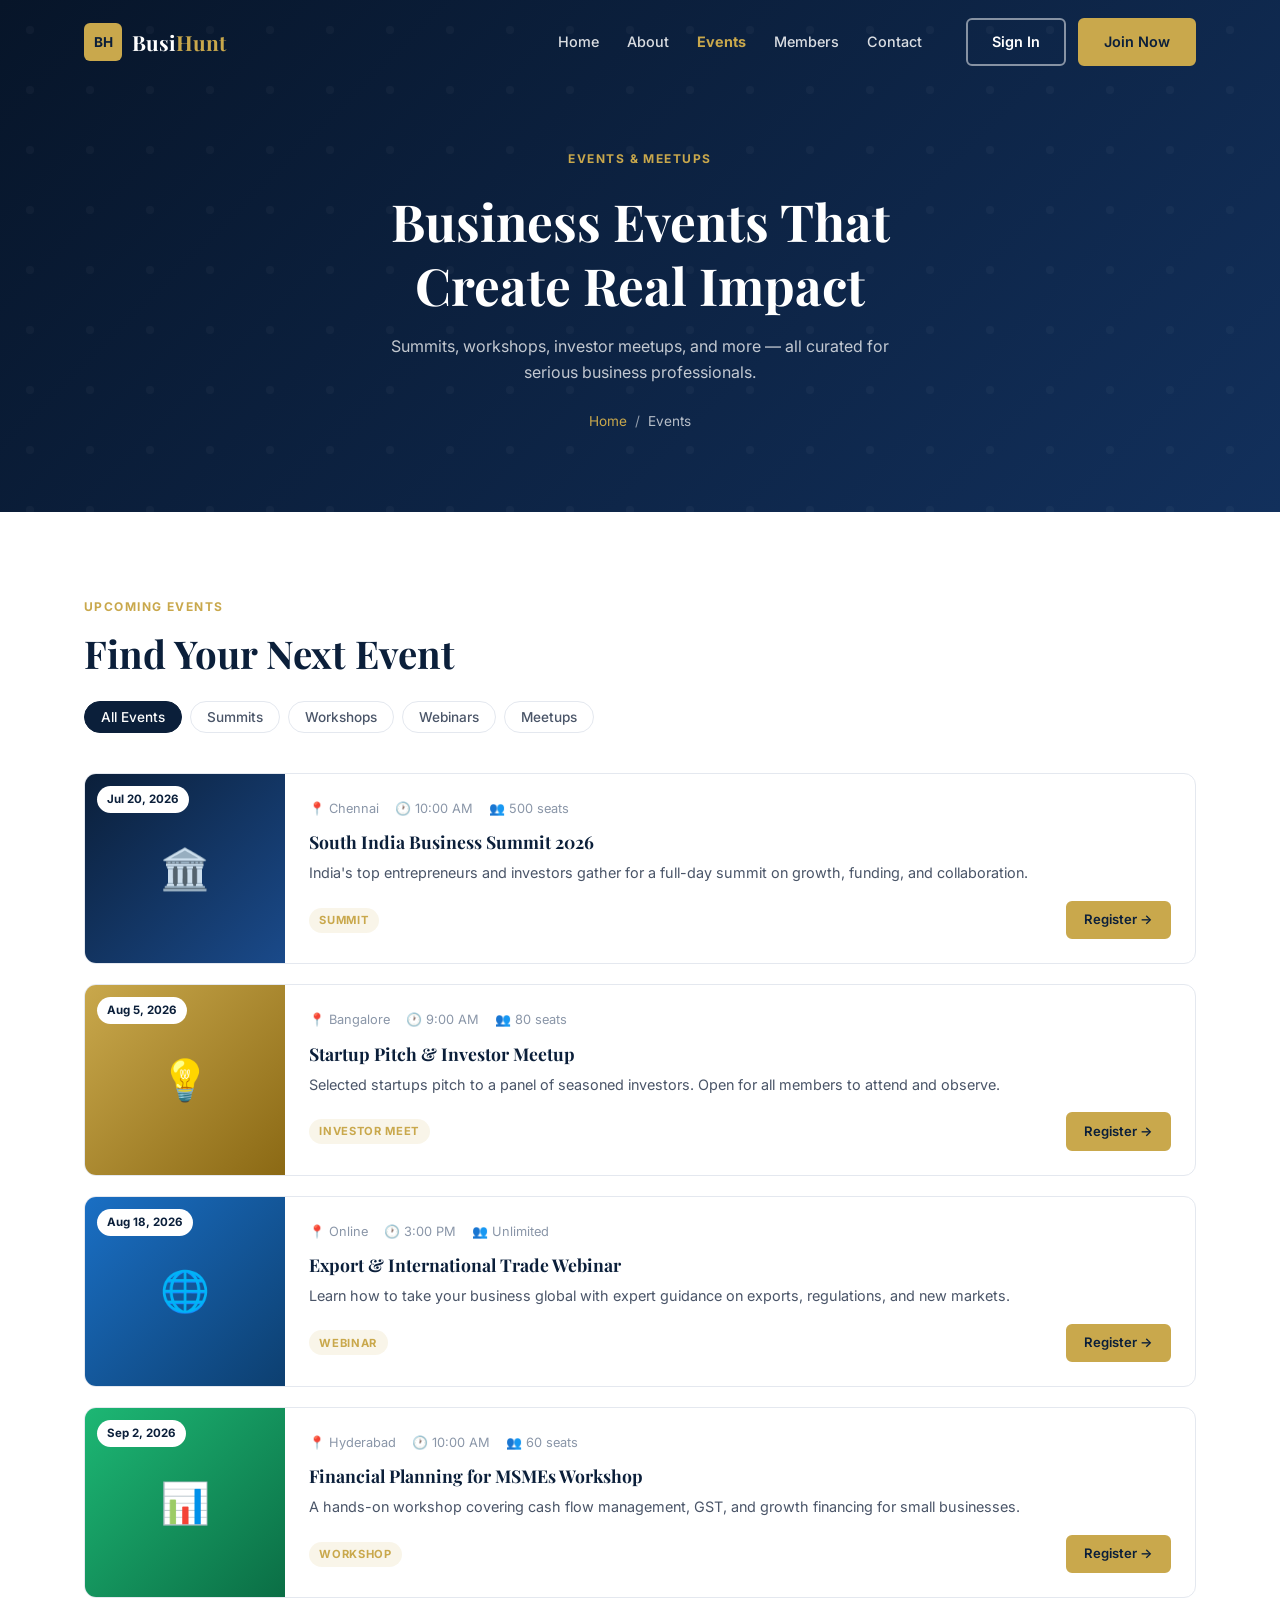
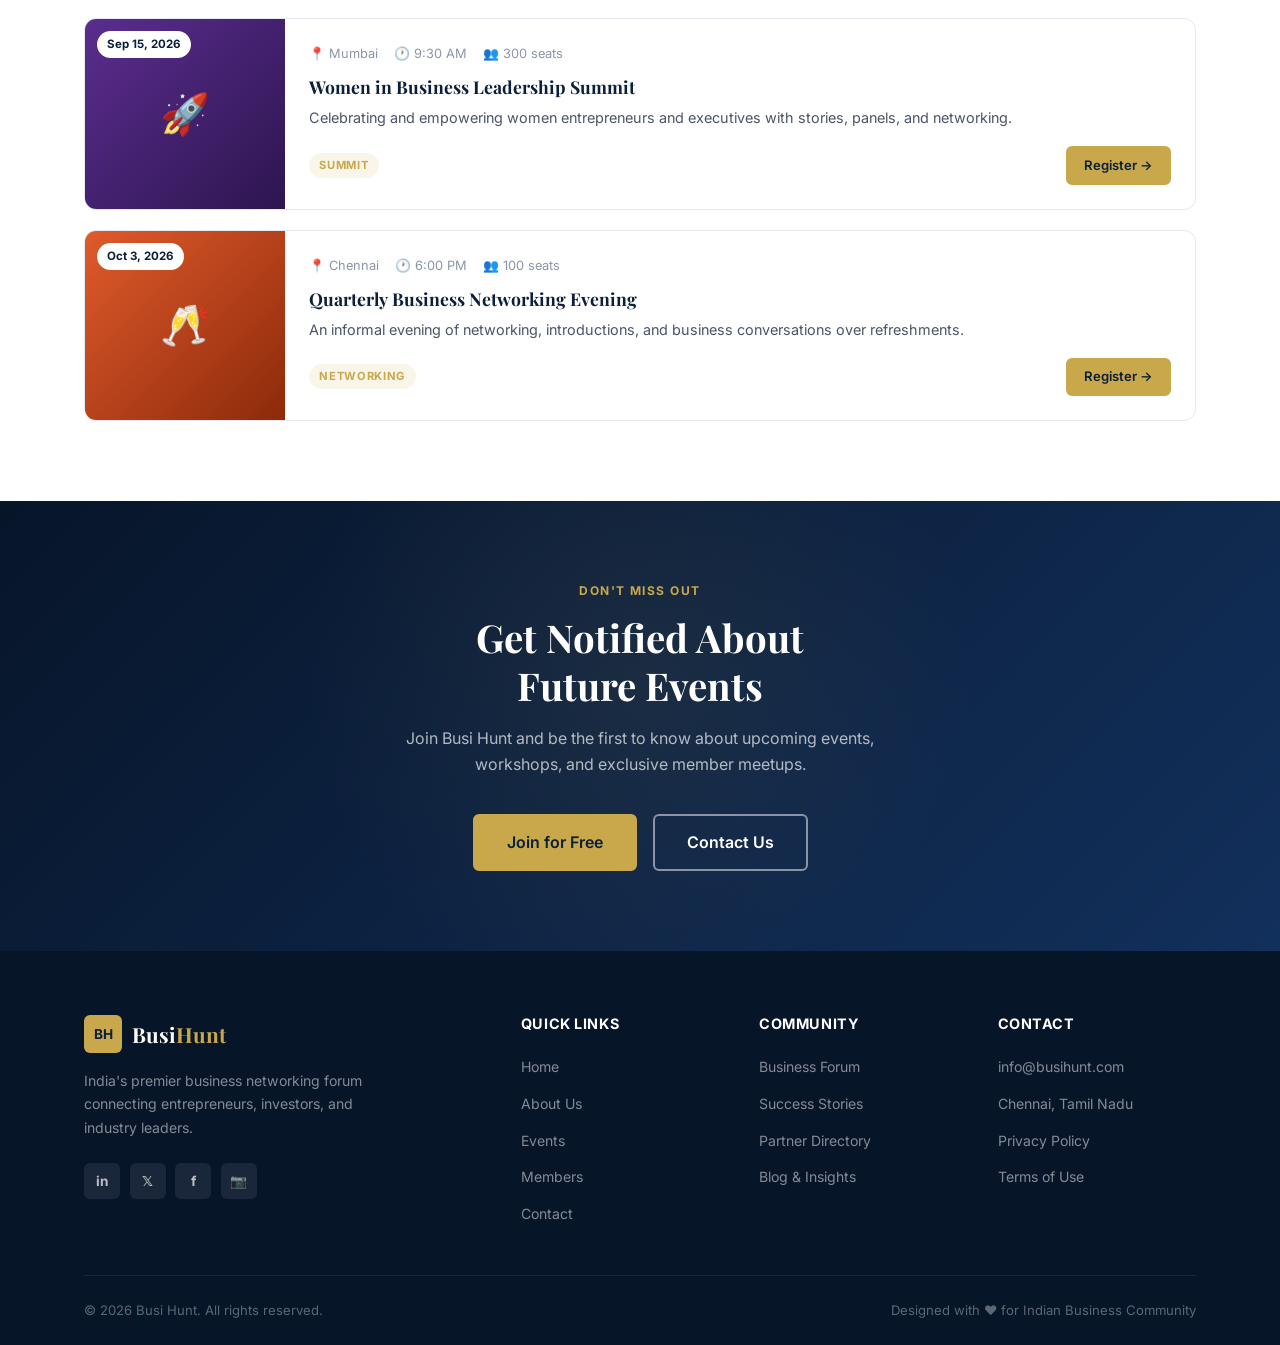
<file: events.html>
<!DOCTYPE html>
<html lang="en">
<head>
  <meta charset="UTF-8">
  <meta name="viewport" content="width=device-width, initial-scale=1.0">
  <title>Events — Busi Hunt</title>
  <meta name="description" content="Browse upcoming and past Busi Hunt business networking events, summits, workshops, and webinars across India.">
  <link rel="preconnect" href="https://fonts.googleapis.com">
  <link rel="preconnect" href="https://fonts.gstatic.com" crossorigin>
  <link href="https://fonts.googleapis.com/css2?family=Playfair+Display:wght@400;700&family=Inter:wght@400;500;600;700&display=swap" rel="stylesheet">
  <link rel="stylesheet" href="css/style.css">
</head>
<body>

  <!-- NAVBAR -->
  <nav class="navbar" id="navbar">
    <div class="container">
      <a href="index.html" class="logo">
        <div class="logo-icon">BH</div>
        <div class="logo-text">Busi<span>Hunt</span></div>
      </a>
      <ul class="nav-links">
        <li><a href="index.html">Home</a></li>
        <li><a href="about.html">About</a></li>
        <li><a href="events.html">Events</a></li>
        <li><a href="members.html">Members</a></li>
        <li><a href="contact.html">Contact</a></li>
      </ul>
      <div class="nav-actions">
        <a href="contact.html" class="btn btn-outline">Sign In</a>
        <a href="contact.html" class="btn btn-primary">Join Now</a>
      </div>
      <button class="hamburger" aria-label="Open menu"><span></span><span></span><span></span></button>
    </div>
  </nav>
  <div class="mobile-menu">
    <button class="mobile-close">✕</button>
    <a href="index.html">Home</a><a href="about.html">About</a>
    <a href="events.html">Events</a><a href="members.html">Members</a>
    <a href="contact.html">Contact</a>
    <a href="contact.html" class="btn btn-primary">Join Now</a>
  </div>

  <!-- PAGE HERO -->
  <section class="page-hero">
    <div class="container">
      <span class="section-eyebrow">Events & Meetups</span>
      <h1>Business Events That<br>Create Real Impact</h1>
      <p>Summits, workshops, investor meetups, and more — all curated for serious business professionals.</p>
      <div class="breadcrumb">
        <a href="index.html">Home</a>
        <span>/</span>
        <span style="color:rgba(255,255,255,0.7)">Events</span>
      </div>
    </div>
  </section>

  <!-- EVENTS LIST -->
  <section class="section">
    <div class="container">
      <div style="display:flex;justify-content:space-between;align-items:center;flex-wrap:wrap;gap:1rem;" class="fade-in">
        <div>
          <span class="section-eyebrow">Upcoming Events</span>
          <h2>Find Your Next Event</h2>
        </div>
      </div>
      <div class="filter-bar fade-in">
        <button class="filter-btn active" data-filter="all">All Events</button>
        <button class="filter-btn" data-filter="summit">Summits</button>
        <button class="filter-btn" data-filter="workshop">Workshops</button>
        <button class="filter-btn" data-filter="webinar">Webinars</button>
        <button class="filter-btn" data-filter="meetup">Meetups</button>
      </div>
      <div class="events-list-grid">

        <div class="event-list-card fade-in fade-in-delay-1" data-category="summit">
          <div class="event-list-img event-img-1">
            <span class="event-date-badge">Jul 20, 2026</span>
            🏛️
          </div>
          <div class="event-list-body">
            <div class="event-info-row">
              <span>📍 Chennai</span><span>🕐 10:00 AM</span><span>👥 500 seats</span>
            </div>
            <h3>South India Business Summit 2026</h3>
            <p>India's top entrepreneurs and investors gather for a full-day summit on growth, funding, and collaboration.</p>
            <div style="display:flex;justify-content:space-between;align-items:center;">
              <span class="event-tag">Summit</span>
              <a href="contact.html" class="btn btn-primary" style="padding:0.4rem 1rem;font-size:0.82rem;">Register →</a>
            </div>
          </div>
        </div>

        <div class="event-list-card fade-in fade-in-delay-2" data-category="meetup">
          <div class="event-list-img event-img-2">
            <span class="event-date-badge">Aug 5, 2026</span>
            💡
          </div>
          <div class="event-list-body">
            <div class="event-info-row">
              <span>📍 Bangalore</span><span>🕐 9:00 AM</span><span>👥 80 seats</span>
            </div>
            <h3>Startup Pitch & Investor Meetup</h3>
            <p>Selected startups pitch to a panel of seasoned investors. Open for all members to attend and observe.</p>
            <div style="display:flex;justify-content:space-between;align-items:center;">
              <span class="event-tag">Investor Meet</span>
              <a href="contact.html" class="btn btn-primary" style="padding:0.4rem 1rem;font-size:0.82rem;">Register →</a>
            </div>
          </div>
        </div>

        <div class="event-list-card fade-in fade-in-delay-3" data-category="webinar">
          <div class="event-list-img event-img-3">
            <span class="event-date-badge">Aug 18, 2026</span>
            🌐
          </div>
          <div class="event-list-body">
            <div class="event-info-row">
              <span>📍 Online</span><span>🕐 3:00 PM</span><span>👥 Unlimited</span>
            </div>
            <h3>Export & International Trade Webinar</h3>
            <p>Learn how to take your business global with expert guidance on exports, regulations, and new markets.</p>
            <div style="display:flex;justify-content:space-between;align-items:center;">
              <span class="event-tag">Webinar</span>
              <a href="contact.html" class="btn btn-primary" style="padding:0.4rem 1rem;font-size:0.82rem;">Register →</a>
            </div>
          </div>
        </div>

        <div class="event-list-card fade-in fade-in-delay-1" data-category="workshop">
          <div class="event-list-img" style="background:linear-gradient(135deg,#1DB774 0%,#0B6E45 100%);">
            <span class="event-date-badge">Sep 2, 2026</span>
            📊
          </div>
          <div class="event-list-body">
            <div class="event-info-row">
              <span>📍 Hyderabad</span><span>🕐 10:00 AM</span><span>👥 60 seats</span>
            </div>
            <h3>Financial Planning for MSMEs Workshop</h3>
            <p>A hands-on workshop covering cash flow management, GST, and growth financing for small businesses.</p>
            <div style="display:flex;justify-content:space-between;align-items:center;">
              <span class="event-tag">Workshop</span>
              <a href="contact.html" class="btn btn-primary" style="padding:0.4rem 1rem;font-size:0.82rem;">Register →</a>
            </div>
          </div>
        </div>

        <div class="event-list-card fade-in fade-in-delay-2" data-category="summit">
          <div class="event-list-img" style="background:linear-gradient(135deg,#5B2D8E 0%,#2D1550 100%);">
            <span class="event-date-badge">Sep 15, 2026</span>
            🚀
          </div>
          <div class="event-list-body">
            <div class="event-info-row">
              <span>📍 Mumbai</span><span>🕐 9:30 AM</span><span>👥 300 seats</span>
            </div>
            <h3>Women in Business Leadership Summit</h3>
            <p>Celebrating and empowering women entrepreneurs and executives with stories, panels, and networking.</p>
            <div style="display:flex;justify-content:space-between;align-items:center;">
              <span class="event-tag">Summit</span>
              <a href="contact.html" class="btn btn-primary" style="padding:0.4rem 1rem;font-size:0.82rem;">Register →</a>
            </div>
          </div>
        </div>

        <div class="event-list-card fade-in fade-in-delay-3" data-category="meetup">
          <div class="event-list-img" style="background:linear-gradient(135deg,#E05A2B 0%,#8C2A0A 100%);">
            <span class="event-date-badge">Oct 3, 2026</span>
            🥂
          </div>
          <div class="event-list-body">
            <div class="event-info-row">
              <span>📍 Chennai</span><span>🕐 6:00 PM</span><span>👥 100 seats</span>
            </div>
            <h3>Quarterly Business Networking Evening</h3>
            <p>An informal evening of networking, introductions, and business conversations over refreshments.</p>
            <div style="display:flex;justify-content:space-between;align-items:center;">
              <span class="event-tag">Networking</span>
              <a href="contact.html" class="btn btn-primary" style="padding:0.4rem 1rem;font-size:0.82rem;">Register →</a>
            </div>
          </div>
        </div>

      </div>
    </div>
  </section>

  <!-- CTA -->
  <section class="cta-section">
    <div class="container" style="position:relative;z-index:1;">
      <span class="section-eyebrow">Don't Miss Out</span>
      <h2>Get Notified About<br>Future Events</h2>
      <p>Join Busi Hunt and be the first to know about upcoming events, workshops, and exclusive member meetups.</p>
      <div class="cta-btns">
        <a href="contact.html" class="btn btn-primary btn-lg">Join for Free</a>
        <a href="contact.html" class="btn btn-outline btn-lg">Contact Us</a>
      </div>
    </div>
  </section>

  <!-- FOOTER -->
  <footer class="footer">
    <div class="container">
      <div class="footer-grid">
        <div class="footer-brand">
          <div class="logo"><div class="logo-icon">BH</div><div class="logo-text">Busi<span>Hunt</span></div></div>
          <p>India's premier business networking forum connecting entrepreneurs, investors, and industry leaders.</p>
          <div class="social-links mt-3">
            <a href="#" class="social-link">in</a><a href="#" class="social-link">𝕏</a>
            <a href="#" class="social-link">f</a><a href="#" class="social-link">📷</a>
          </div>
        </div>
        <div class="footer-col">
          <h5>Quick Links</h5>
          <ul class="footer-links">
            <li><a href="index.html">Home</a></li><li><a href="about.html">About Us</a></li>
            <li><a href="events.html">Events</a></li><li><a href="members.html">Members</a></li>
            <li><a href="contact.html">Contact</a></li>
          </ul>
        </div>
        <div class="footer-col">
          <h5>Community</h5>
          <ul class="footer-links">
            <li><a href="#">Business Forum</a></li><li><a href="#">Success Stories</a></li>
            <li><a href="#">Partner Directory</a></li><li><a href="#">Blog & Insights</a></li>
          </ul>
        </div>
        <div class="footer-col">
          <h5>Contact</h5>
          <ul class="footer-links">
            <li><a href="mailto:info@busihunt.com">info@busihunt.com</a></li>
            <li><a href="#">Chennai, Tamil Nadu</a></li>
            <li><a href="#">Privacy Policy</a></li><li><a href="#">Terms of Use</a></li>
          </ul>
        </div>
      </div>
      <div class="footer-bottom">
        <span>© 2026 Busi Hunt. All rights reserved.</span>
        <span>Designed with ❤️ for Indian Business Community</span>
      </div>
    </div>
  </footer>
  <script src="js/main.js"></script>
</body>
</html>
</file>
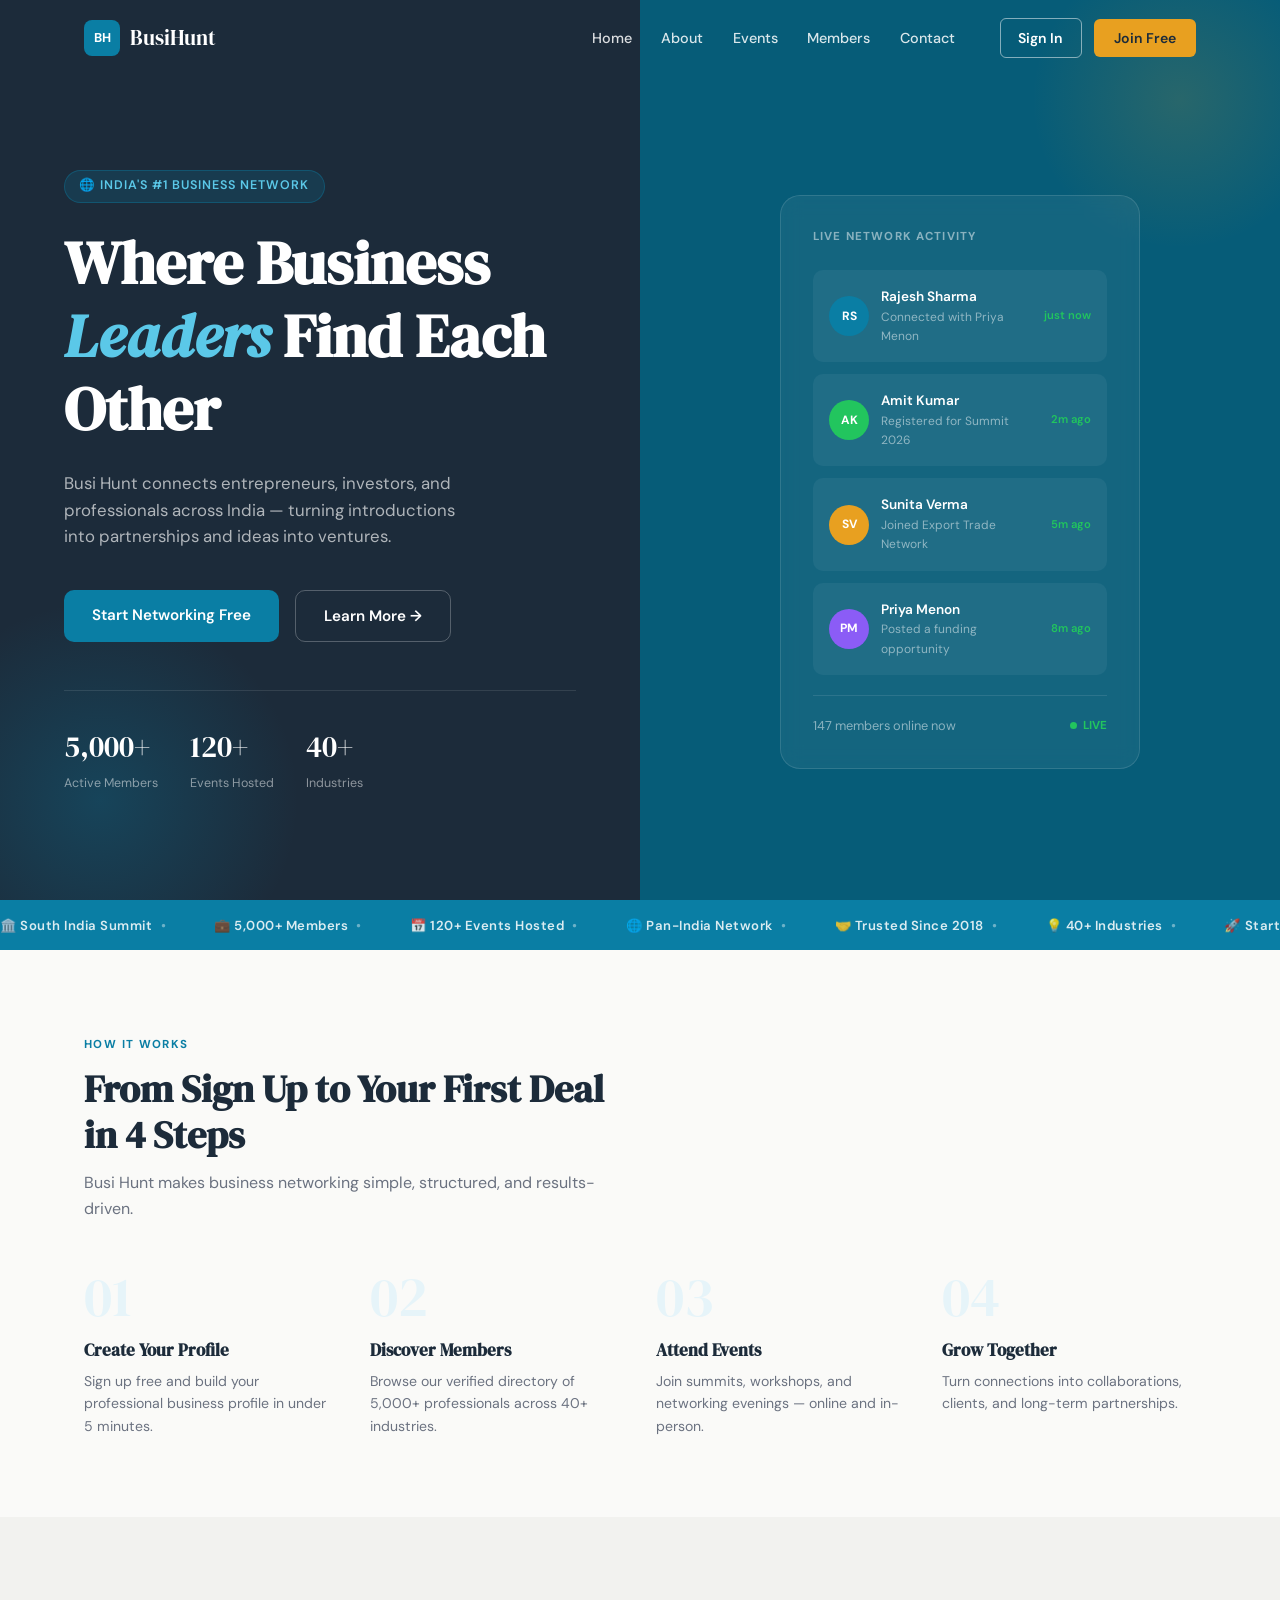
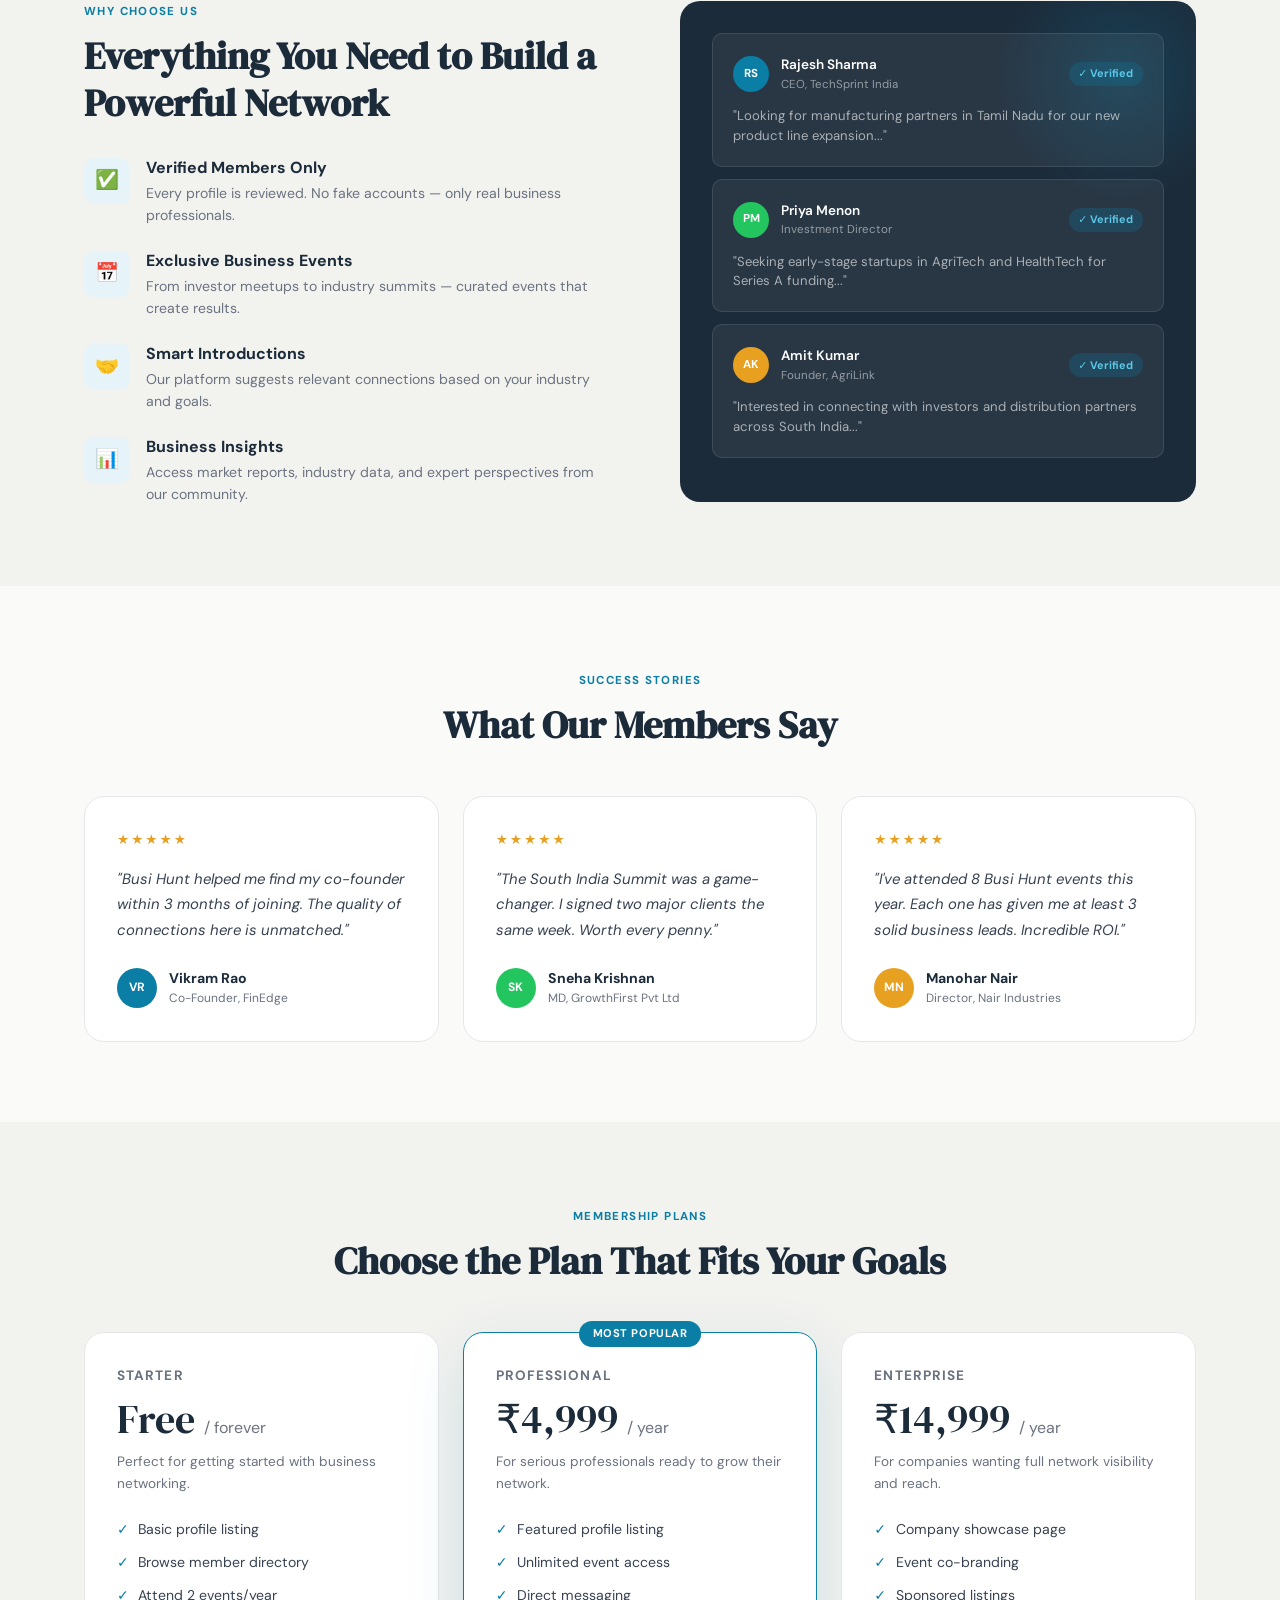
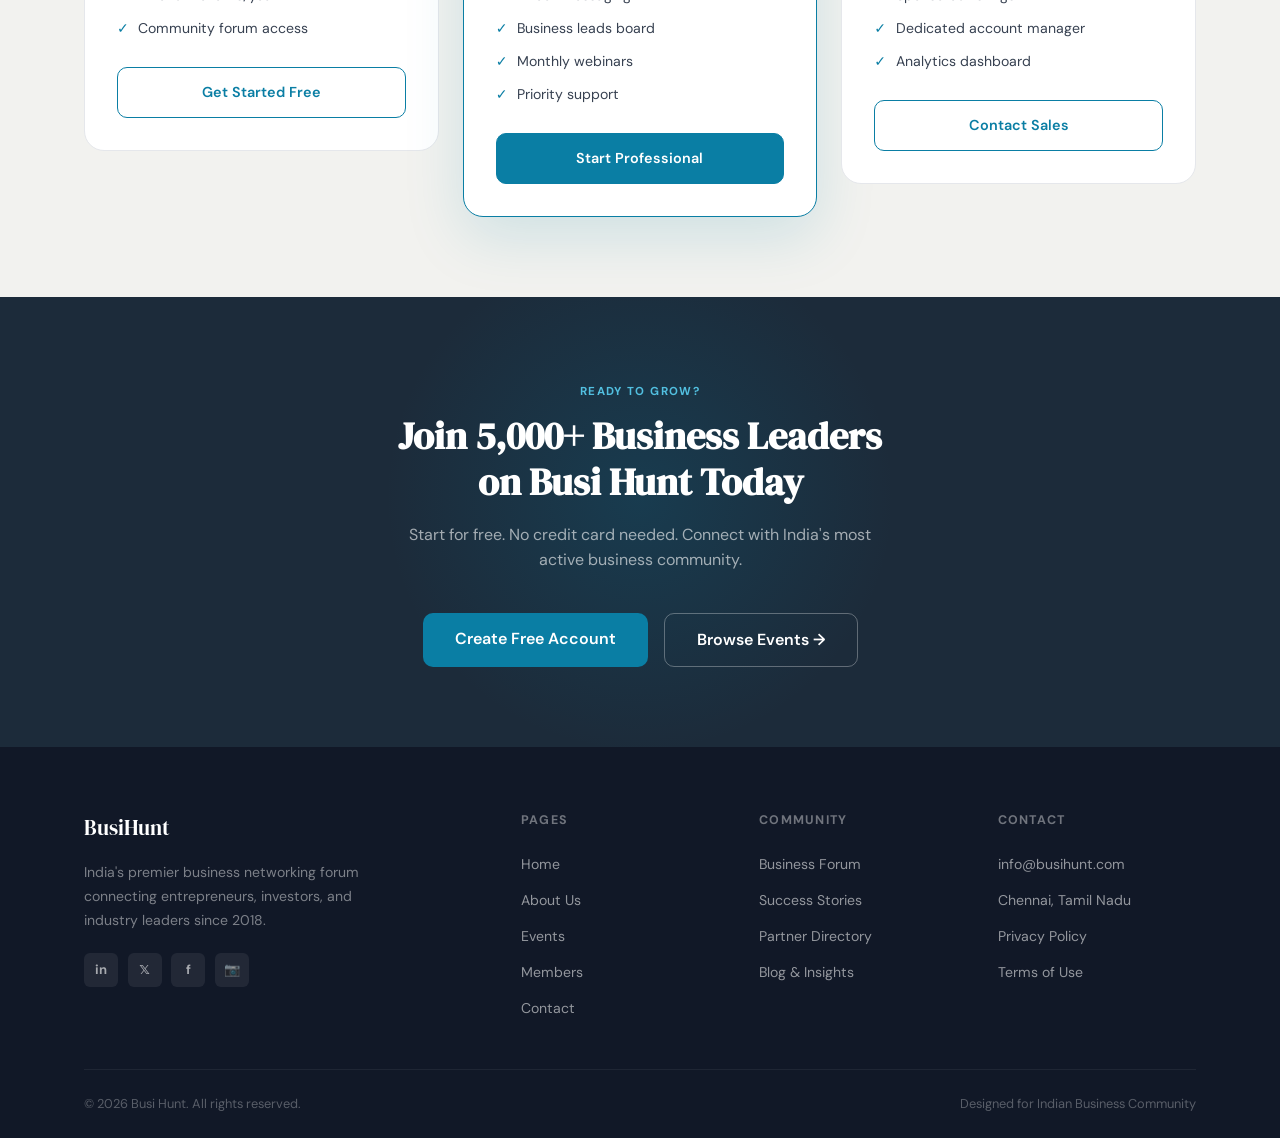
<file: index_concept2.html>
<!DOCTYPE html>
<html lang="en">
<head>
  <meta charset="UTF-8">
  <meta name="viewport" content="width=device-width, initial-scale=1.0">
  <title>Busi Hunt — Connect. Grow. Lead. (Concept 2)</title>
  <link rel="preconnect" href="https://fonts.googleapis.com">
  <link rel="preconnect" href="https://fonts.gstatic.com" crossorigin>
  <link href="https://fonts.googleapis.com/css2?family=DM+Serif+Display:ital@0;1&family=DM+Sans:wght@300;400;500;600;700&display=swap" rel="stylesheet">
  <style>
    /* ============================================================
       CONCEPT 2 — Fresh Teal + Charcoal + Warm White
       Signature: Split-screen hero with live network pulse visual
    ============================================================ */
    :root {
      --teal:        #0A7EA4;
      --teal-dark:   #065C78;
      --teal-light:  #E6F4F9;
      --charcoal:    #1C2B3A;
      --warm-white:  #FAFAF8;
      --off-white:   #F2F2EF;
      --gold:        #E8A020;
      --green:       #22C55E;
      --text:        #374151;
      --text-light:  #6B7280;
      --border:      #E5E7EB;
      --radius:      10px;
      --radius-lg:   20px;
      --shadow:      0 4px 20px rgba(0,0,0,0.08);
      --shadow-lg:   0 12px 40px rgba(0,0,0,0.12);
    }

    *, *::before, *::after { box-sizing: border-box; margin: 0; padding: 0; }
    html { scroll-behavior: smooth; }
    body {
      font-family: 'DM Sans', system-ui, sans-serif;
      background: var(--warm-white);
      color: var(--text);
      line-height: 1.6;
      overflow-x: hidden;
    }

    h1, h2, h3, h4 {
      font-family: 'DM Serif Display', Georgia, serif;
      color: var(--charcoal);
      line-height: 1.2;
    }

    h1 { font-size: clamp(2.4rem, 5vw, 3.8rem); }
    h2 { font-size: clamp(1.8rem, 3vw, 2.6rem); }
    h3 { font-size: 1.2rem; }

    a { text-decoration: none; color: inherit; }
    ul { list-style: none; }

    .container {
      max-width: 1160px;
      margin: 0 auto;
      padding: 0 1.5rem;
    }

    /* ---- NAVBAR ---- */
    .navbar {
      position: fixed;
      top: 0; left: 0; right: 0;
      z-index: 100;
      padding: 1.1rem 0;
      background: transparent;
      transition: all 0.3s;
    }
    .navbar.scrolled {
      background: var(--warm-white);
      box-shadow: 0 1px 20px rgba(0,0,0,0.08);
      padding: 0.75rem 0;
    }
    .navbar .container {
      display: flex;
      align-items: center;
      gap: 2rem;
    }
    .logo {
      display: flex;
      align-items: center;
      gap: 0.6rem;
    }
    .logo-mark {
      width: 36px; height: 36px;
      background: var(--teal);
      border-radius: 8px;
      display: flex;
      align-items: center;
      justify-content: center;
      font-weight: 700;
      font-size: 0.8rem;
      color: white;
    }
    .logo-name {
      font-family: 'DM Serif Display', serif;
      font-size: 1.3rem;
      color: var(--charcoal);
    }
    .navbar.scrolled .logo-name { color: var(--charcoal); }
    .navbar:not(.scrolled) .logo-name { color: white; }
    .navbar:not(.scrolled) .nav-link { color: rgba(255,255,255,0.85); }

    .nav-links {
      display: flex;
      align-items: center;
      gap: 0.25rem;
      margin-left: auto;
    }
    .nav-link {
      font-size: 0.9rem;
      font-weight: 500;
      padding: 0.4rem 0.8rem;
      border-radius: 6px;
      color: var(--text);
      transition: all 0.2s;
    }
    .nav-link:hover { background: var(--off-white); color: var(--teal); }
    .navbar:not(.scrolled) .nav-link:hover { background: rgba(255,255,255,0.15); color: white; }

    .nav-cta {
      display: flex;
      align-items: center;
      gap: 0.75rem;
    }
    .btn-ghost {
      padding: 0.5rem 1.1rem;
      border-radius: 6px;
      font-size: 0.88rem;
      font-weight: 600;
      border: 1.5px solid rgba(255,255,255,0.5);
      color: white;
      transition: all 0.2s;
    }
    .btn-ghost:hover { background: rgba(255,255,255,0.15); }
    .navbar.scrolled .btn-ghost {
      border-color: var(--teal);
      color: var(--teal);
    }
    .navbar.scrolled .btn-ghost:hover { background: var(--teal-light); }

    .btn-solid {
      padding: 0.5rem 1.25rem;
      border-radius: 6px;
      font-size: 0.88rem;
      font-weight: 600;
      background: var(--gold);
      color: var(--charcoal);
      transition: all 0.2s;
    }
    .btn-solid:hover { background: #F5B030; transform: translateY(-1px); }

    /* ---- HERO ---- */
    .hero {
      min-height: 100vh;
      display: grid;
      grid-template-columns: 1fr 1fr;
      position: relative;
      overflow: hidden;
    }

    .hero-left {
      background: var(--charcoal);
      display: flex;
      flex-direction: column;
      justify-content: center;
      padding: 8rem 4rem 4rem 4rem;
      position: relative;
      overflow: hidden;
    }

    .hero-left::before {
      content: '';
      position: absolute;
      bottom: -100px;
      left: -100px;
      width: 400px;
      height: 400px;
      border-radius: 50%;
      background: radial-gradient(circle, rgba(10,126,164,0.3) 0%, transparent 70%);
    }

    .hero-eyebrow {
      display: inline-flex;
      align-items: center;
      gap: 0.5rem;
      background: rgba(10,126,164,0.2);
      border: 1px solid rgba(10,126,164,0.4);
      color: #5BC8E8;
      font-size: 0.78rem;
      font-weight: 600;
      letter-spacing: 0.08em;
      text-transform: uppercase;
      padding: 0.35rem 0.9rem;
      border-radius: 99px;
      margin-bottom: 1.5rem;
      width: fit-content;
    }

    .hero-left h1 {
      color: white;
      margin-bottom: 1.5rem;
      position: relative;
      z-index: 1;
    }

    .hero-left h1 em {
      font-style: italic;
      color: #5BC8E8;
    }

    .hero-desc {
      color: rgba(255,255,255,0.65);
      font-size: 1.05rem;
      max-width: 420px;
      margin-bottom: 2.5rem;
      position: relative;
      z-index: 1;
    }

    .hero-btns {
      display: flex;
      gap: 1rem;
      flex-wrap: wrap;
      position: relative;
      z-index: 1;
    }

    .btn-primary-hero {
      padding: 0.8rem 1.75rem;
      background: var(--teal);
      color: white;
      border-radius: var(--radius);
      font-weight: 600;
      font-size: 0.95rem;
      transition: all 0.2s;
    }
    .btn-primary-hero:hover { background: var(--teal-dark); transform: translateY(-2px); box-shadow: 0 6px 20px rgba(10,126,164,0.4); }

    .btn-secondary-hero {
      padding: 0.8rem 1.75rem;
      border: 1.5px solid rgba(255,255,255,0.25);
      color: white;
      border-radius: var(--radius);
      font-weight: 600;
      font-size: 0.95rem;
      transition: all 0.2s;
    }
    .btn-secondary-hero:hover { background: rgba(255,255,255,0.08); }

    .hero-metrics {
      display: flex;
      gap: 2rem;
      margin-top: 3rem;
      padding-top: 2rem;
      border-top: 1px solid rgba(255,255,255,0.1);
      position: relative;
      z-index: 1;
    }

    .metric-num {
      font-family: 'DM Serif Display', serif;
      font-size: 1.9rem;
      color: white;
    }
    .metric-label {
      font-size: 0.78rem;
      color: rgba(255,255,255,0.5);
      margin-top: 0.15rem;
    }

    /* Hero Right — Network Visual */
    .hero-right {
      background: var(--teal-dark);
      display: flex;
      align-items: center;
      justify-content: center;
      padding: 8rem 3rem 4rem;
      position: relative;
      overflow: hidden;
    }

    .hero-right::before {
      content: '';
      position: absolute;
      top: -50px;
      right: -50px;
      width: 300px;
      height: 300px;
      border-radius: 50%;
      background: radial-gradient(circle, rgba(232,160,32,0.15) 0%, transparent 70%);
    }

    .network-card {
      background: rgba(255,255,255,0.06);
      border: 1px solid rgba(255,255,255,0.12);
      border-radius: var(--radius-lg);
      padding: 2rem;
      width: 100%;
      max-width: 360px;
      backdrop-filter: blur(10px);
      position: relative;
      z-index: 1;
    }

    .network-card-title {
      font-size: 0.72rem;
      font-weight: 700;
      letter-spacing: 0.1em;
      text-transform: uppercase;
      color: rgba(255,255,255,0.5);
      margin-bottom: 1.5rem;
    }

    .network-pulse {
      display: flex;
      align-items: center;
      gap: 0.75rem;
      padding: 1rem;
      background: rgba(255,255,255,0.05);
      border-radius: var(--radius);
      margin-bottom: 0.75rem;
      transition: all 0.3s;
      animation: pulse-in 0.5s ease forwards;
      opacity: 0;
    }

    .network-pulse:nth-child(2) { animation-delay: 0.1s; }
    .network-pulse:nth-child(3) { animation-delay: 0.2s; }
    .network-pulse:nth-child(4) { animation-delay: 0.3s; }
    .network-pulse:nth-child(5) { animation-delay: 0.4s; }

    @keyframes pulse-in {
      from { opacity: 0; transform: translateX(-10px); }
      to   { opacity: 1; transform: translateX(0); }
    }

    .pulse-avatar {
      width: 40px; height: 40px;
      border-radius: 50%;
      display: flex;
      align-items: center;
      justify-content: center;
      font-weight: 700;
      font-size: 0.75rem;
      color: white;
      flex-shrink: 0;
    }

    .pulse-info-name {
      font-size: 0.85rem;
      font-weight: 600;
      color: white;
    }
    .pulse-info-action {
      font-size: 0.75rem;
      color: rgba(255,255,255,0.5);
    }
    .pulse-time {
      margin-left: auto;
      font-size: 0.7rem;
      color: var(--green);
      font-weight: 600;
      white-space: nowrap;
    }

    .network-footer {
      margin-top: 1.25rem;
      padding-top: 1.25rem;
      border-top: 1px solid rgba(255,255,255,0.1);
      display: flex;
      align-items: center;
      justify-content: space-between;
    }
    .network-footer-text {
      font-size: 0.8rem;
      color: rgba(255,255,255,0.5);
    }
    .live-badge {
      display: flex;
      align-items: center;
      gap: 0.4rem;
      font-size: 0.72rem;
      font-weight: 700;
      color: var(--green);
    }
    .live-dot {
      width: 7px; height: 7px;
      border-radius: 50%;
      background: var(--green);
      animation: blink 1.5s infinite;
    }
    @keyframes blink {
      0%, 100% { opacity: 1; }
      50%       { opacity: 0.3; }
    }

    /* ---- MARQUEE ---- */
    .marquee-strip {
      background: var(--teal);
      padding: 0.75rem 0;
      overflow: hidden;
      white-space: nowrap;
    }
    .marquee-track {
      display: inline-flex;
      gap: 3rem;
      animation: marquee 25s linear infinite;
    }
    @keyframes marquee {
      from { transform: translateX(0); }
      to   { transform: translateX(-50%); }
    }
    .marquee-item {
      font-size: 0.82rem;
      font-weight: 600;
      color: rgba(255,255,255,0.85);
      letter-spacing: 0.04em;
      display: inline-flex;
      align-items: center;
      gap: 0.5rem;
    }
    .marquee-dot { color: rgba(255,255,255,0.4); }

    /* ---- SECTIONS ---- */
    .section { padding: 5rem 0; }
    .section-alt { background: var(--off-white); }

    .eyebrow {
      display: inline-block;
      font-size: 0.72rem;
      font-weight: 700;
      letter-spacing: 0.12em;
      text-transform: uppercase;
      color: var(--teal);
      margin-bottom: 0.75rem;
    }

    .section-intro {
      max-width: 540px;
    }
    .section-intro p {
      color: var(--text-light);
      margin-top: 0.75rem;
      font-size: 1rem;
    }

    /* ---- HOW IT WORKS ---- */
    .how-grid {
      display: grid;
      grid-template-columns: repeat(4, 1fr);
      gap: 2rem;
      margin-top: 3rem;
    }

    .how-item {
      position: relative;
    }

    .how-num {
      font-family: 'DM Serif Display', serif;
      font-size: 3.5rem;
      color: var(--teal-light);
      line-height: 1;
      margin-bottom: 1rem;
    }

    .how-item h3 { margin-bottom: 0.5rem; font-size: 1.05rem; }
    .how-item p  { font-size: 0.88rem; color: var(--text-light); }

    /* ---- FEATURES ---- */
    .features-split {
      display: grid;
      grid-template-columns: 1fr 1fr;
      gap: 5rem;
      align-items: center;
    }

    .features-list {
      display: flex;
      flex-direction: column;
      gap: 1.5rem;
      margin-top: 2rem;
    }

    .feature-item {
      display: flex;
      gap: 1rem;
      align-items: flex-start;
    }

    .feature-icon-box {
      width: 46px; height: 46px;
      border-radius: 10px;
      background: var(--teal-light);
      display: flex;
      align-items: center;
      justify-content: center;
      font-size: 1.2rem;
      flex-shrink: 0;
    }

    .feature-item h4 { font-size: 1rem; margin-bottom: 0.3rem; font-family: 'DM Sans', sans-serif; font-weight: 700; }
    .feature-item p  { font-size: 0.88rem; color: var(--text-light); }

    .features-visual {
      background: var(--charcoal);
      border-radius: var(--radius-lg);
      padding: 2rem;
      position: relative;
      overflow: hidden;
    }

    .features-visual::before {
      content: '';
      position: absolute;
      top: -50px; right: -50px;
      width: 250px; height: 250px;
      border-radius: 50%;
      background: radial-gradient(circle, rgba(10,126,164,0.25) 0%, transparent 70%);
    }

    .visual-card {
      background: rgba(255,255,255,0.06);
      border: 1px solid rgba(255,255,255,0.1);
      border-radius: var(--radius);
      padding: 1.25rem;
      margin-bottom: 0.75rem;
      position: relative;
      z-index: 1;
    }

    .visual-card-top {
      display: flex;
      align-items: center;
      gap: 0.75rem;
      margin-bottom: 0.75rem;
    }

    .visual-card-avatar {
      width: 36px; height: 36px;
      border-radius: 50%;
      display: flex;
      align-items: center;
      justify-content: center;
      font-weight: 700;
      font-size: 0.72rem;
      color: white;
    }

    .visual-card-name {
      font-size: 0.85rem;
      font-weight: 600;
      color: white;
    }
    .visual-card-role {
      font-size: 0.72rem;
      color: rgba(255,255,255,0.5);
    }
    .visual-card-tag {
      margin-left: auto;
      font-size: 0.68rem;
      font-weight: 700;
      padding: 0.2rem 0.6rem;
      border-radius: 99px;
      background: rgba(10,126,164,0.25);
      color: #5BC8E8;
    }
    .visual-card-msg {
      font-size: 0.82rem;
      color: rgba(255,255,255,0.6);
      line-height: 1.5;
    }

    /* ---- TESTIMONIALS ---- */
    .testimonials-grid {
      display: grid;
      grid-template-columns: repeat(3, 1fr);
      gap: 1.5rem;
      margin-top: 3rem;
    }

    .testimonial-card {
      background: white;
      border: 1px solid var(--border);
      border-radius: var(--radius-lg);
      padding: 2rem;
      transition: all 0.3s;
    }

    .testimonial-card:hover {
      box-shadow: var(--shadow-lg);
      transform: translateY(-4px);
    }

    .stars {
      color: var(--gold);
      font-size: 0.85rem;
      margin-bottom: 1rem;
      letter-spacing: 2px;
    }

    .testimonial-card p {
      font-size: 0.93rem;
      color: var(--text);
      font-style: italic;
      margin-bottom: 1.5rem;
      line-height: 1.7;
    }

    .testimonial-author {
      display: flex;
      align-items: center;
      gap: 0.75rem;
    }

    .t-avatar {
      width: 40px; height: 40px;
      border-radius: 50%;
      display: flex;
      align-items: center;
      justify-content: center;
      font-weight: 700;
      font-size: 0.75rem;
      color: white;
    }

    .t-name { font-size: 0.88rem; font-weight: 700; color: var(--charcoal); }
    .t-role { font-size: 0.75rem; color: var(--text-light); }

    /* ---- PLANS ---- */
    .plans-grid {
      display: grid;
      grid-template-columns: repeat(3, 1fr);
      gap: 1.5rem;
      margin-top: 3rem;
      align-items: start;
    }

    .plan-card {
      background: white;
      border: 1.5px solid var(--border);
      border-radius: var(--radius-lg);
      padding: 2rem;
      transition: all 0.3s;
    }

    .plan-card:hover { box-shadow: var(--shadow); }

    .plan-card.popular {
      border-color: var(--teal);
      position: relative;
      transform: translateY(-8px);
      box-shadow: 0 20px 60px rgba(10,126,164,0.15);
    }

    .popular-badge {
      position: absolute;
      top: -12px;
      left: 50%;
      transform: translateX(-50%);
      background: var(--teal);
      color: white;
      font-size: 0.7rem;
      font-weight: 700;
      padding: 0.25rem 0.85rem;
      border-radius: 99px;
      white-space: nowrap;
      letter-spacing: 0.05em;
      text-transform: uppercase;
    }

    .plan-name {
      font-size: 0.85rem;
      font-weight: 700;
      text-transform: uppercase;
      letter-spacing: 0.08em;
      color: var(--text-light);
      margin-bottom: 0.75rem;
    }

    .plan-price {
      font-family: 'DM Serif Display', serif;
      font-size: 2.5rem;
      color: var(--charcoal);
      line-height: 1;
    }

    .plan-price span {
      font-size: 1rem;
      font-family: 'DM Sans', sans-serif;
      color: var(--text-light);
      font-weight: 400;
    }

    .plan-desc {
      font-size: 0.85rem;
      color: var(--text-light);
      margin: 0.75rem 0 1.5rem;
    }

    .plan-features {
      display: flex;
      flex-direction: column;
      gap: 0.65rem;
      margin-bottom: 1.75rem;
    }

    .plan-features li {
      font-size: 0.88rem;
      display: flex;
      align-items: center;
      gap: 0.6rem;
      color: var(--text);
    }

    .plan-features li::before {
      content: '✓';
      color: var(--teal);
      font-weight: 700;
      flex-shrink: 0;
    }

    .plan-btn {
      display: block;
      width: 100%;
      padding: 0.8rem;
      text-align: center;
      border-radius: var(--radius);
      font-weight: 600;
      font-size: 0.9rem;
      transition: all 0.2s;
      border: 1.5px solid var(--teal);
      color: var(--teal);
    }

    .plan-btn:hover { background: var(--teal); color: white; }

    .plan-card.popular .plan-btn {
      background: var(--teal);
      color: white;
    }

    .plan-card.popular .plan-btn:hover { background: var(--teal-dark); }

    /* ---- CTA ---- */
    .cta-section {
      background: var(--charcoal);
      padding: 5rem 0;
      text-align: center;
      position: relative;
      overflow: hidden;
    }

    .cta-section::before {
      content: '';
      position: absolute;
      top: -100px; left: 50%;
      transform: translateX(-50%);
      width: 600px; height: 600px;
      border-radius: 50%;
      background: radial-gradient(circle, rgba(10,126,164,0.2) 0%, transparent 60%);
    }

    .cta-section h2 { color: white; position: relative; z-index: 1; }
    .cta-section p  { color: rgba(255,255,255,0.6); max-width: 480px; margin: 1rem auto 0; position: relative; z-index: 1; }

    .cta-btns {
      display: flex;
      gap: 1rem;
      justify-content: center;
      flex-wrap: wrap;
      margin-top: 2.5rem;
      position: relative;
      z-index: 1;
    }

    .btn-cta-primary {
      padding: 0.85rem 2rem;
      background: var(--teal);
      color: white;
      border-radius: var(--radius);
      font-weight: 600;
      font-size: 1rem;
      transition: all 0.2s;
    }
    .btn-cta-primary:hover { background: var(--teal-dark); transform: translateY(-2px); }

    .btn-cta-outline {
      padding: 0.85rem 2rem;
      border: 1.5px solid rgba(255,255,255,0.3);
      color: white;
      border-radius: var(--radius);
      font-weight: 600;
      font-size: 1rem;
      transition: all 0.2s;
    }
    .btn-cta-outline:hover { background: rgba(255,255,255,0.08); }

    /* ---- FOOTER ---- */
    .footer {
      background: #111827;
      padding: 4rem 0 0;
    }

    .footer-grid {
      display: grid;
      grid-template-columns: 2fr 1fr 1fr 1fr;
      gap: 2.5rem;
      padding-bottom: 3rem;
    }

    .footer-brand p {
      font-size: 0.88rem;
      color: rgba(255,255,255,0.45);
      margin-top: 1rem;
      max-width: 280px;
      line-height: 1.7;
    }

    .footer-logo-name {
      font-family: 'DM Serif Display', serif;
      font-size: 1.3rem;
      color: white;
    }

    .footer-col h5 {
      font-size: 0.78rem;
      font-weight: 700;
      letter-spacing: 0.1em;
      text-transform: uppercase;
      color: rgba(255,255,255,0.4);
      margin-bottom: 1.25rem;
    }

    .footer-links {
      display: flex;
      flex-direction: column;
      gap: 0.65rem;
    }

    .footer-links a {
      font-size: 0.88rem;
      color: rgba(255,255,255,0.55);
      transition: color 0.2s;
    }
    .footer-links a:hover { color: var(--teal); }

    .social-row {
      display: flex;
      gap: 0.6rem;
      margin-top: 1.25rem;
    }

    .social-btn {
      width: 34px; height: 34px;
      border-radius: 6px;
      background: rgba(255,255,255,0.07);
      color: rgba(255,255,255,0.6);
      display: flex;
      align-items: center;
      justify-content: center;
      font-size: 0.82rem;
      font-weight: 700;
      transition: all 0.2s;
    }
    .social-btn:hover { background: var(--teal); color: white; }

    .footer-bottom {
      border-top: 1px solid rgba(255,255,255,0.06);
      padding: 1.5rem 0;
      display: flex;
      justify-content: space-between;
      font-size: 0.8rem;
      color: rgba(255,255,255,0.3);
      flex-wrap: wrap;
      gap: 0.5rem;
    }

    /* ---- HAMBURGER ---- */
    .hamburger {
      display: none;
      flex-direction: column;
      gap: 5px;
      background: none;
      border: none;
      cursor: pointer;
      margin-left: auto;
    }
    .hamburger span {
      display: block;
      width: 22px; height: 2px;
      background: white;
      border-radius: 2px;
      transition: all 0.3s;
    }
    .navbar.scrolled .hamburger span { background: var(--charcoal); }

    /* ---- ANIMATIONS ---- */
    .fade-up {
      opacity: 0;
      transform: translateY(20px);
      transition: opacity 0.6s ease, transform 0.6s ease;
    }
    .fade-up.visible { opacity: 1; transform: translateY(0); }
    .delay-1 { transition-delay: 0.1s; }
    .delay-2 { transition-delay: 0.2s; }
    .delay-3 { transition-delay: 0.3s; }

    /* ---- RESPONSIVE ---- */
    @media (max-width: 1024px) {
      .hero { grid-template-columns: 1fr; }
      .hero-right { display: none; }
      .hero-left { padding: 8rem 2rem 4rem; }
      .how-grid { grid-template-columns: repeat(2, 1fr); }
      .features-split { grid-template-columns: 1fr; }
      .testimonials-grid { grid-template-columns: 1fr 1fr; }
      .plans-grid { grid-template-columns: 1fr; max-width: 400px; margin-left: auto; margin-right: auto; }
      .plan-card.popular { transform: none; }
      .footer-grid { grid-template-columns: 1fr 1fr; }
    }

    @media (max-width: 768px) {
      .nav-links, .nav-cta { display: none; }
      .hamburger { display: flex; }
      .how-grid { grid-template-columns: 1fr; }
      .testimonials-grid { grid-template-columns: 1fr; }
      .footer-grid { grid-template-columns: 1fr; }
      .cta-btns { flex-direction: column; align-items: center; }
    }
  </style>
</head>
<body>

  <!-- NAVBAR -->
  <nav class="navbar" id="navbar">
    <div class="container">
      <div class="logo">
        <div class="logo-mark">BH</div>
        <span class="logo-name">BusiHunt</span>
      </div>
      <ul class="nav-links">
        <li><a href="#" class="nav-link">Home</a></li>
        <li><a href="about.html" class="nav-link">About</a></li>
        <li><a href="events.html" class="nav-link">Events</a></li>
        <li><a href="members.html" class="nav-link">Members</a></li>
        <li><a href="contact.html" class="nav-link">Contact</a></li>
      </ul>
      <div class="nav-cta">
        <a href="login.html" class="btn-ghost">Sign In</a>
        <a href="register.html" class="btn-solid">Join Free</a>
      </div>
      <button class="hamburger"><span></span><span></span><span></span></button>
    </div>
  </nav>

  <!-- HERO -->
  <section class="hero">
    <div class="hero-left">
      <div class="hero-eyebrow">🌐 India's #1 Business Network</div>
      <h1>Where Business <em>Leaders</em> Find Each Other</h1>
      <p class="hero-desc">Busi Hunt connects entrepreneurs, investors, and professionals across India — turning introductions into partnerships and ideas into ventures.</p>
      <div class="hero-btns">
        <a href="register.html" class="btn-primary-hero">Start Networking Free</a>
        <a href="about.html" class="btn-secondary-hero">Learn More →</a>
      </div>
      <div class="hero-metrics">
        <div>
          <div class="metric-num">5,000+</div>
          <div class="metric-label">Active Members</div>
        </div>
        <div>
          <div class="metric-num">120+</div>
          <div class="metric-label">Events Hosted</div>
        </div>
        <div>
          <div class="metric-num">40+</div>
          <div class="metric-label">Industries</div>
        </div>
      </div>
    </div>

    <div class="hero-right">
      <div class="network-card">
        <div class="network-card-title">Live Network Activity</div>

        <div class="network-pulse">
          <div class="pulse-avatar" style="background:#0A7EA4;">RS</div>
          <div>
            <div class="pulse-info-name">Rajesh Sharma</div>
            <div class="pulse-info-action">Connected with Priya Menon</div>
          </div>
          <div class="pulse-time">just now</div>
        </div>

        <div class="network-pulse">
          <div class="pulse-avatar" style="background:#22C55E;">AK</div>
          <div>
            <div class="pulse-info-name">Amit Kumar</div>
            <div class="pulse-info-action">Registered for Summit 2026</div>
          </div>
          <div class="pulse-time">2m ago</div>
        </div>

        <div class="network-pulse">
          <div class="pulse-avatar" style="background:#E8A020;">SV</div>
          <div>
            <div class="pulse-info-name">Sunita Verma</div>
            <div class="pulse-info-action">Joined Export Trade Network</div>
          </div>
          <div class="pulse-time">5m ago</div>
        </div>

        <div class="network-pulse">
          <div class="pulse-avatar" style="background:#8B5CF6;">PM</div>
          <div>
            <div class="pulse-info-name">Priya Menon</div>
            <div class="pulse-info-action">Posted a funding opportunity</div>
          </div>
          <div class="pulse-time">8m ago</div>
        </div>

        <div class="network-footer">
          <div class="network-footer-text">147 members online now</div>
          <div class="live-badge">
            <div class="live-dot"></div>
            LIVE
          </div>
        </div>
      </div>
    </div>
  </section>

  <!-- MARQUEE -->
  <div class="marquee-strip">
    <div class="marquee-track">
      <span class="marquee-item">🏛️ South India Summit <span class="marquee-dot">•</span></span>
      <span class="marquee-item">💼 5,000+ Members <span class="marquee-dot">•</span></span>
      <span class="marquee-item">📅 120+ Events Hosted <span class="marquee-dot">•</span></span>
      <span class="marquee-item">🌐 Pan-India Network <span class="marquee-dot">•</span></span>
      <span class="marquee-item">🤝 Trusted Since 2018 <span class="marquee-dot">•</span></span>
      <span class="marquee-item">💡 40+ Industries <span class="marquee-dot">•</span></span>
      <span class="marquee-item">🚀 Startup Ecosystem <span class="marquee-dot">•</span></span>
      <span class="marquee-item">🏛️ South India Summit <span class="marquee-dot">•</span></span>
      <span class="marquee-item">💼 5,000+ Members <span class="marquee-dot">•</span></span>
      <span class="marquee-item">📅 120+ Events Hosted <span class="marquee-dot">•</span></span>
      <span class="marquee-item">🌐 Pan-India Network <span class="marquee-dot">•</span></span>
      <span class="marquee-item">🤝 Trusted Since 2018 <span class="marquee-dot">•</span></span>
      <span class="marquee-item">💡 40+ Industries <span class="marquee-dot">•</span></span>
      <span class="marquee-item">🚀 Startup Ecosystem <span class="marquee-dot">•</span></span>
    </div>
  </div>

  <!-- HOW IT WORKS -->
  <section class="section">
    <div class="container">
      <div class="section-intro fade-up">
        <span class="eyebrow">How It Works</span>
        <h2>From Sign Up to Your First Deal in 4 Steps</h2>
        <p>Busi Hunt makes business networking simple, structured, and results-driven.</p>
      </div>
      <div class="how-grid">
        <div class="how-item fade-up delay-1">
          <div class="how-num">01</div>
          <h3>Create Your Profile</h3>
          <p>Sign up free and build your professional business profile in under 5 minutes.</p>
        </div>
        <div class="how-item fade-up delay-2">
          <div class="how-num">02</div>
          <h3>Discover Members</h3>
          <p>Browse our verified directory of 5,000+ professionals across 40+ industries.</p>
        </div>
        <div class="how-item fade-up delay-3">
          <div class="how-num">03</div>
          <h3>Attend Events</h3>
          <p>Join summits, workshops, and networking evenings — online and in-person.</p>
        </div>
        <div class="how-item fade-up">
          <div class="how-num">04</div>
          <h3>Grow Together</h3>
          <p>Turn connections into collaborations, clients, and long-term partnerships.</p>
        </div>
      </div>
    </div>
  </section>

  <!-- FEATURES -->
  <section class="section section-alt">
    <div class="container">
      <div class="features-split">
        <div class="fade-up">
          <span class="eyebrow">Why Choose Us</span>
          <h2>Everything You Need to Build a Powerful Network</h2>
          <div class="features-list">
            <div class="feature-item">
              <div class="feature-icon-box">✅</div>
              <div>
                <h4>Verified Members Only</h4>
                <p>Every profile is reviewed. No fake accounts — only real business professionals.</p>
              </div>
            </div>
            <div class="feature-item">
              <div class="feature-icon-box">📅</div>
              <div>
                <h4>Exclusive Business Events</h4>
                <p>From investor meetups to industry summits — curated events that create results.</p>
              </div>
            </div>
            <div class="feature-item">
              <div class="feature-icon-box">🤝</div>
              <div>
                <h4>Smart Introductions</h4>
                <p>Our platform suggests relevant connections based on your industry and goals.</p>
              </div>
            </div>
            <div class="feature-item">
              <div class="feature-icon-box">📊</div>
              <div>
                <h4>Business Insights</h4>
                <p>Access market reports, industry data, and expert perspectives from our community.</p>
              </div>
            </div>
          </div>
        </div>
        <div class="features-visual fade-up delay-2">
          <div class="visual-card">
            <div class="visual-card-top">
              <div class="visual-card-avatar" style="background:#0A7EA4;">RS</div>
              <div>
                <div class="visual-card-name">Rajesh Sharma</div>
                <div class="visual-card-role">CEO, TechSprint India</div>
              </div>
              <div class="visual-card-tag">✓ Verified</div>
            </div>
            <div class="visual-card-msg">"Looking for manufacturing partners in Tamil Nadu for our new product line expansion..."</div>
          </div>
          <div class="visual-card">
            <div class="visual-card-top">
              <div class="visual-card-avatar" style="background:#22C55E;">PM</div>
              <div>
                <div class="visual-card-name">Priya Menon</div>
                <div class="visual-card-role">Investment Director</div>
              </div>
              <div class="visual-card-tag">✓ Verified</div>
            </div>
            <div class="visual-card-msg">"Seeking early-stage startups in AgriTech and HealthTech for Series A funding..."</div>
          </div>
          <div class="visual-card">
            <div class="visual-card-top">
              <div class="visual-card-avatar" style="background:#E8A020;">AK</div>
              <div>
                <div class="visual-card-name">Amit Kumar</div>
                <div class="visual-card-role">Founder, AgriLink</div>
              </div>
              <div class="visual-card-tag">✓ Verified</div>
            </div>
            <div class="visual-card-msg">"Interested in connecting with investors and distribution partners across South India..."</div>
          </div>
        </div>
      </div>
    </div>
  </section>

  <!-- TESTIMONIALS -->
  <section class="section">
    <div class="container">
      <div class="text-center fade-up" style="text-align:center;">
        <span class="eyebrow">Success Stories</span>
        <h2>What Our Members Say</h2>
      </div>
      <div class="testimonials-grid">
        <div class="testimonial-card fade-up delay-1">
          <div class="stars">★★★★★</div>
          <p>"Busi Hunt helped me find my co-founder within 3 months of joining. The quality of connections here is unmatched."</p>
          <div class="testimonial-author">
            <div class="t-avatar" style="background:#0A7EA4;">VR</div>
            <div>
              <div class="t-name">Vikram Rao</div>
              <div class="t-role">Co-Founder, FinEdge</div>
            </div>
          </div>
        </div>
        <div class="testimonial-card fade-up delay-2">
          <div class="stars">★★★★★</div>
          <p>"The South India Summit was a game-changer. I signed two major clients the same week. Worth every penny."</p>
          <div class="testimonial-author">
            <div class="t-avatar" style="background:#22C55E;">SK</div>
            <div>
              <div class="t-name">Sneha Krishnan</div>
              <div class="t-role">MD, GrowthFirst Pvt Ltd</div>
            </div>
          </div>
        </div>
        <div class="testimonial-card fade-up delay-3">
          <div class="stars">★★★★★</div>
          <p>"I've attended 8 Busi Hunt events this year. Each one has given me at least 3 solid business leads. Incredible ROI."</p>
          <div class="testimonial-author">
            <div class="t-avatar" style="background:#E8A020;">MN</div>
            <div>
              <div class="t-name">Manohar Nair</div>
              <div class="t-role">Director, Nair Industries</div>
            </div>
          </div>
        </div>
      </div>
    </div>
  </section>

  <!-- PLANS -->
  <section class="section section-alt">
    <div class="container">
      <div class="fade-up" style="text-align:center;">
        <span class="eyebrow">Membership Plans</span>
        <h2>Choose the Plan That Fits Your Goals</h2>
      </div>
      <div class="plans-grid">
        <div class="plan-card fade-up delay-1">
          <div class="plan-name">Starter</div>
          <div class="plan-price">Free <span>/ forever</span></div>
          <div class="plan-desc">Perfect for getting started with business networking.</div>
          <ul class="plan-features">
            <li>Basic profile listing</li>
            <li>Browse member directory</li>
            <li>Attend 2 events/year</li>
            <li>Community forum access</li>
          </ul>
          <a href="register.html" class="plan-btn">Get Started Free</a>
        </div>
        <div class="plan-card popular fade-up delay-2">
          <div class="popular-badge">Most Popular</div>
          <div class="plan-name">Professional</div>
          <div class="plan-price">₹4,999 <span>/ year</span></div>
          <div class="plan-desc">For serious professionals ready to grow their network.</div>
          <ul class="plan-features">
            <li>Featured profile listing</li>
            <li>Unlimited event access</li>
            <li>Direct messaging</li>
            <li>Business leads board</li>
            <li>Monthly webinars</li>
            <li>Priority support</li>
          </ul>
          <a href="register.html" class="plan-btn">Start Professional</a>
        </div>
        <div class="plan-card fade-up delay-3">
          <div class="plan-name">Enterprise</div>
          <div class="plan-price">₹14,999 <span>/ year</span></div>
          <div class="plan-desc">For companies wanting full network visibility and reach.</div>
          <ul class="plan-features">
            <li>Company showcase page</li>
            <li>Event co-branding</li>
            <li>Sponsored listings</li>
            <li>Dedicated account manager</li>
            <li>Analytics dashboard</li>
          </ul>
          <a href="contact.html" class="plan-btn">Contact Sales</a>
        </div>
      </div>
    </div>
  </section>

  <!-- CTA -->
  <section class="cta-section">
    <div class="container">
      <span class="eyebrow" style="color:#5BC8E8;">Ready to Grow?</span>
      <h2>Join 5,000+ Business Leaders<br>on Busi Hunt Today</h2>
      <p>Start for free. No credit card needed. Connect with India's most active business community.</p>
      <div class="cta-btns">
        <a href="register.html" class="btn-cta-primary">Create Free Account</a>
        <a href="events.html" class="btn-cta-outline">Browse Events →</a>
      </div>
    </div>
  </section>

  <!-- FOOTER -->
  <footer class="footer">
    <div class="container">
      <div class="footer-grid">
        <div class="footer-brand">
          <div class="footer-logo-name">BusiHunt</div>
          <p>India's premier business networking forum connecting entrepreneurs, investors, and industry leaders since 2018.</p>
          <div class="social-row">
            <a href="#" class="social-btn">in</a>
            <a href="#" class="social-btn">𝕏</a>
            <a href="#" class="social-btn">f</a>
            <a href="#" class="social-btn">📷</a>
          </div>
        </div>
        <div class="footer-col">
          <h5>Pages</h5>
          <ul class="footer-links">
            <li><a href="index.html">Home</a></li>
            <li><a href="about.html">About Us</a></li>
            <li><a href="events.html">Events</a></li>
            <li><a href="members.html">Members</a></li>
            <li><a href="contact.html">Contact</a></li>
          </ul>
        </div>
        <div class="footer-col">
          <h5>Community</h5>
          <ul class="footer-links">
            <li><a href="#">Business Forum</a></li>
            <li><a href="#">Success Stories</a></li>
            <li><a href="#">Partner Directory</a></li>
            <li><a href="#">Blog & Insights</a></li>
          </ul>
        </div>
        <div class="footer-col">
          <h5>Contact</h5>
          <ul class="footer-links">
            <li><a href="mailto:info@busihunt.com">info@busihunt.com</a></li>
            <li><a href="#">Chennai, Tamil Nadu</a></li>
            <li><a href="#">Privacy Policy</a></li>
            <li><a href="#">Terms of Use</a></li>
          </ul>
        </div>
      </div>
      <div class="footer-bottom">
        <span>© 2026 Busi Hunt. All rights reserved.</span>
        <span>Designed for Indian Business Community</span>
      </div>
    </div>
  </footer>

  <script>
    // Navbar scroll
    var navbar = document.getElementById('navbar');
    window.addEventListener('scroll', function() {
      if (window.scrollY > 50) navbar.classList.add('scrolled');
      else navbar.classList.remove('scrolled');
    });

    // Fade up on scroll
    var fadeEls = document.querySelectorAll('.fade-up');
    var observer = new IntersectionObserver(function(entries) {
      entries.forEach(function(entry) {
        if (entry.isIntersecting) {
          entry.target.classList.add('visible');
          observer.unobserve(entry.target);
        }
      });
    }, { threshold: 0.1 });
    fadeEls.forEach(function(el) { observer.observe(el); });
  </script>

</body>
</html>
</file>
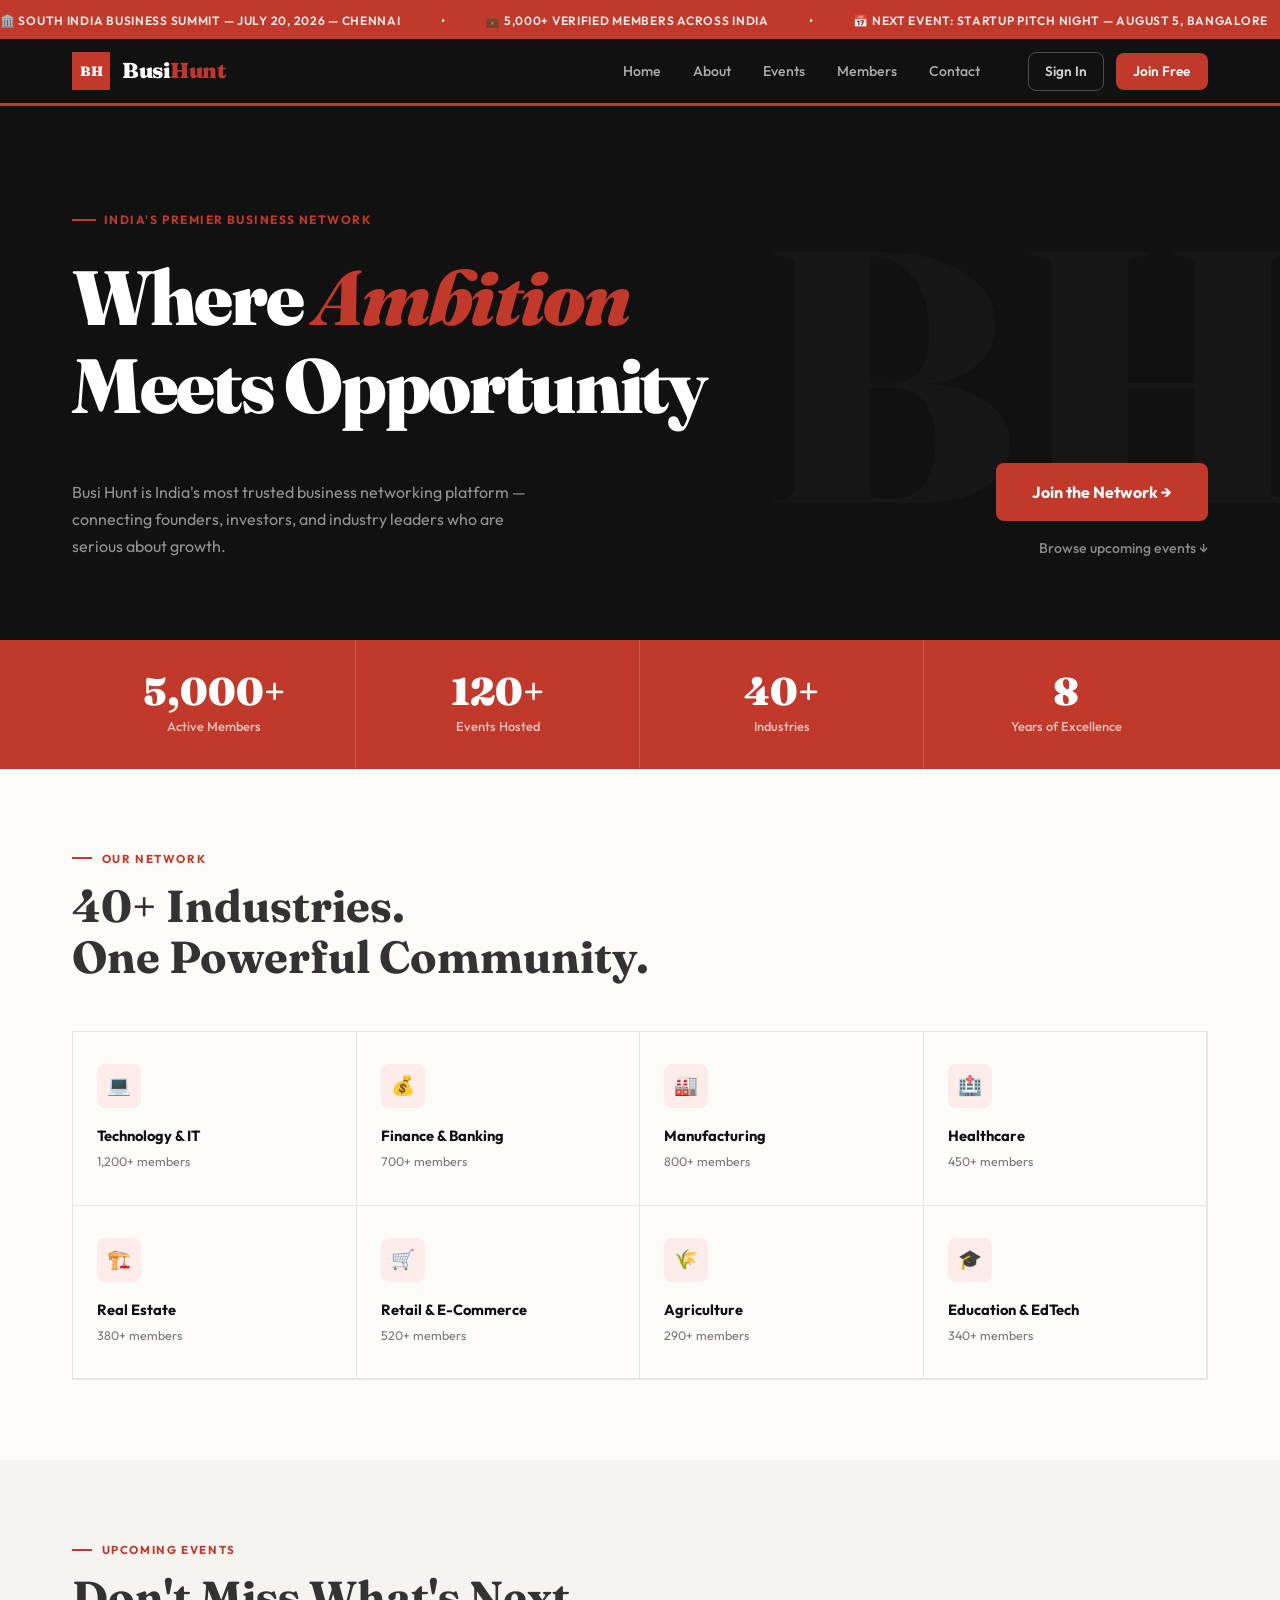
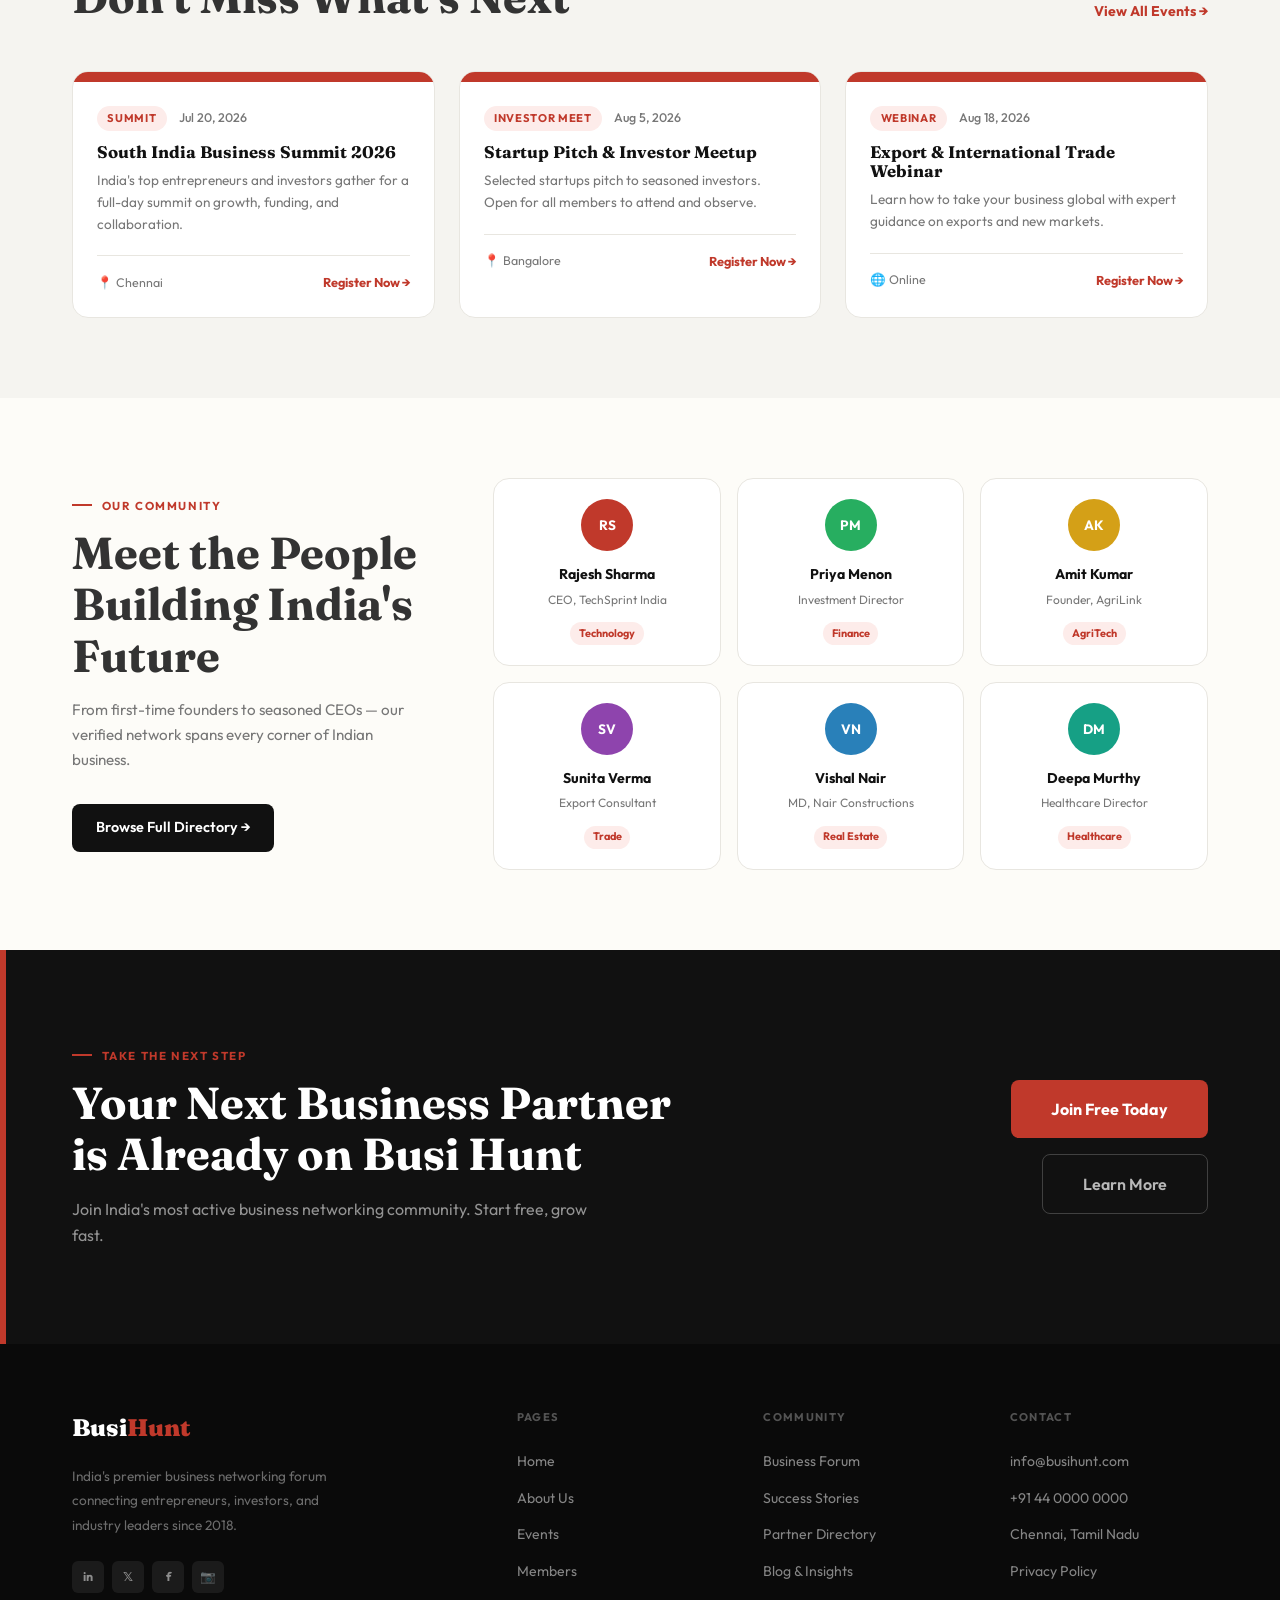
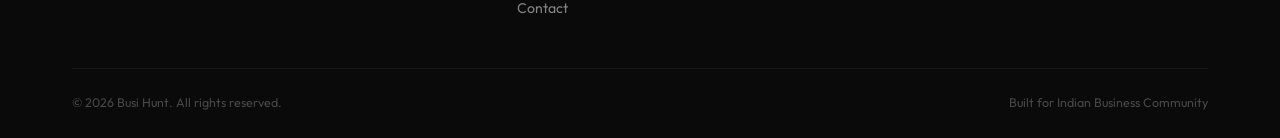
<file: index_concept3.html>
<!DOCTYPE html>
<html lang="en">
<head>
  <meta charset="UTF-8">
  <meta name="viewport" content="width=device-width, initial-scale=1.0">
  <title>Busi Hunt — Business Networking Forum (Concept 3)</title>
  <link rel="preconnect" href="https://fonts.googleapis.com">
  <link rel="preconnect" href="https://fonts.gstatic.com" crossorigin>
  <link href="https://fonts.googleapis.com/css2?family=Fraunces:ital,wght@0,400;0,700;0,900;1,400&family=Outfit:wght@300;400;500;600;700&display=swap" rel="stylesheet">
  <style>
    /* ============================================================
       CONCEPT 3 — Bold Crimson + Ivory + Deep Black
       Signature: Full-width editorial hero with bold typography
       and a rotating industry ticker
    ============================================================ */
    :root {
      --crimson:     #C0392B;
      --crimson-dark:#922B21;
      --crimson-light:#FDECEA;
      --black:       #111111;
      --charcoal:    #1F1F1F;
      --ivory:       #FDFCF8;
      --warm-gray:   #F5F4F0;
      --border:      #E8E6E0;
      --text:        #333333;
      --text-muted:  #777777;
      --gold:        #D4A017;
      --green:       #27AE60;
      --radius:      8px;
      --radius-lg:   16px;
    }

    *, *::before, *::after { box-sizing: border-box; margin: 0; padding: 0; }
    html { scroll-behavior: smooth; }

    body {
      font-family: 'Outfit', system-ui, sans-serif;
      background: var(--ivory);
      color: var(--text);
      line-height: 1.65;
      overflow-x: hidden;
    }

    h1, h2, h3 {
      font-family: 'Fraunces', Georgia, serif;
      line-height: 1.15;
    }

    h1 { font-size: clamp(2.8rem, 6vw, 5rem); font-weight: 900; }
    h2 { font-size: clamp(2rem, 3.5vw, 3rem); font-weight: 700; }
    h3 { font-size: 1.2rem; font-weight: 700; }

    a { text-decoration: none; color: inherit; }
    ul { list-style: none; }

    .container {
      max-width: 1200px;
      margin: 0 auto;
      padding: 0 2rem;
    }

    /* ---- TOP BAR ---- */
    .top-bar {
      background: var(--crimson);
      padding: 0.4rem 0;
      overflow: hidden;
    }

    .top-bar-track {
      display: inline-flex;
      gap: 2.5rem;
      animation: ticker 20s linear infinite;
      white-space: nowrap;
    }

    @keyframes ticker {
      from { transform: translateX(0); }
      to   { transform: translateX(-50%); }
    }

    .top-bar-item {
      font-size: 0.75rem;
      font-weight: 600;
      color: rgba(255,255,255,0.9);
      letter-spacing: 0.06em;
      text-transform: uppercase;
    }

    /* ---- NAVBAR ---- */
    .navbar {
      position: sticky;
      top: 0;
      z-index: 100;
      background: var(--black);
      padding: 0;
      border-bottom: 3px solid var(--crimson);
    }

    .navbar .container {
      display: flex;
      align-items: center;
      height: 64px;
      gap: 2rem;
    }

    .logo {
      display: flex;
      align-items: center;
      gap: 0.75rem;
    }

    .logo-box {
      width: 38px; height: 38px;
      background: var(--crimson);
      display: flex;
      align-items: center;
      justify-content: center;
      font-weight: 900;
      font-size: 0.85rem;
      color: white;
      font-family: 'Fraunces', serif;
    }

    .logo-text {
      font-family: 'Fraunces', serif;
      font-size: 1.35rem;
      font-weight: 900;
      color: white;
      letter-spacing: -0.02em;
    }

    .logo-text span { color: var(--crimson); }

    .nav-links {
      display: flex;
      align-items: center;
      margin-left: auto;
    }

    .nav-link {
      font-size: 0.88rem;
      font-weight: 500;
      color: rgba(255,255,255,0.65);
      padding: 0 1rem;
      height: 64px;
      display: flex;
      align-items: center;
      border-bottom: 3px solid transparent;
      margin-bottom: -3px;
      transition: all 0.2s;
    }

    .nav-link:hover { color: white; border-bottom-color: var(--crimson); }

    .nav-actions {
      display: flex;
      align-items: center;
      gap: 0.75rem;
    }

    .btn-nav-ghost {
      padding: 0.45rem 1rem;
      border: 1px solid rgba(255,255,255,0.25);
      color: rgba(255,255,255,0.8);
      border-radius: var(--radius);
      font-size: 0.85rem;
      font-weight: 600;
      transition: all 0.2s;
    }
    .btn-nav-ghost:hover { border-color: white; color: white; }

    .btn-nav-fill {
      padding: 0.45rem 1.1rem;
      background: var(--crimson);
      color: white;
      border-radius: var(--radius);
      font-size: 0.85rem;
      font-weight: 600;
      transition: all 0.2s;
    }
    .btn-nav-fill:hover { background: var(--crimson-dark); }

    /* ---- HERO ---- */
    .hero {
      background: var(--black);
      padding: 6rem 0 5rem;
      position: relative;
      overflow: hidden;
    }

    .hero::after {
      content: 'BH';
      position: absolute;
      right: -2%;
      top: 50%;
      transform: translateY(-50%);
      font-family: 'Fraunces', serif;
      font-size: 28vw;
      font-weight: 900;
      color: rgba(255,255,255,0.02);
      pointer-events: none;
      line-height: 1;
    }

    .hero-inner {
      position: relative;
      z-index: 1;
    }

    .hero-label {
      display: inline-flex;
      align-items: center;
      gap: 0.5rem;
      font-size: 0.75rem;
      font-weight: 700;
      letter-spacing: 0.12em;
      text-transform: uppercase;
      color: var(--crimson);
      margin-bottom: 1.5rem;
    }

    .hero-label::before {
      content: '';
      display: block;
      width: 24px;
      height: 2px;
      background: var(--crimson);
    }

    .hero h1 {
      color: white;
      max-width: 900px;
      margin-bottom: 2rem;
      letter-spacing: -0.03em;
    }

    .hero h1 em {
      font-style: italic;
      color: var(--crimson);
      -webkit-text-stroke: 0px;
    }

    .hero-bottom {
      display: flex;
      align-items: flex-end;
      justify-content: space-between;
      gap: 2rem;
      flex-wrap: wrap;
    }

    .hero-desc {
      color: rgba(255,255,255,0.55);
      font-size: 1rem;
      max-width: 460px;
      line-height: 1.7;
    }

    .hero-actions {
      display: flex;
      flex-direction: column;
      align-items: flex-end;
      gap: 1rem;
    }

    .btn-hero-primary {
      padding: 1rem 2.25rem;
      background: var(--crimson);
      color: white;
      font-size: 1rem;
      font-weight: 700;
      border-radius: var(--radius);
      transition: all 0.2s;
      white-space: nowrap;
    }
    .btn-hero-primary:hover { background: var(--crimson-dark); transform: translateY(-2px); }

    .btn-hero-text {
      color: rgba(255,255,255,0.5);
      font-size: 0.88rem;
      font-weight: 500;
      display: flex;
      align-items: center;
      gap: 0.4rem;
      transition: color 0.2s;
    }
    .btn-hero-text:hover { color: white; }

    /* ---- STATS BAR ---- */
    .stats-bar {
      background: var(--crimson);
      padding: 0;
    }

    .stats-bar .container {
      display: grid;
      grid-template-columns: repeat(4, 1fr);
    }

    .stat-item {
      padding: 2rem 1.5rem;
      border-right: 1px solid rgba(255,255,255,0.15);
      text-align: center;
    }

    .stat-item:last-child { border-right: none; }

    .stat-num {
      font-family: 'Fraunces', serif;
      font-size: 2.4rem;
      font-weight: 900;
      color: white;
      line-height: 1;
    }

    .stat-label {
      font-size: 0.8rem;
      color: rgba(255,255,255,0.7);
      margin-top: 0.3rem;
      font-weight: 500;
    }

    /* ---- SECTIONS ---- */
    .section { padding: 5rem 0; }
    .section-dark { background: var(--charcoal); }
    .section-warm { background: var(--warm-gray); }

    .eyebrow {
      font-size: 0.72rem;
      font-weight: 700;
      letter-spacing: 0.14em;
      text-transform: uppercase;
      color: var(--crimson);
      display: flex;
      align-items: center;
      gap: 0.6rem;
      margin-bottom: 0.75rem;
    }

    .eyebrow::before {
      content: '';
      display: block;
      width: 20px;
      height: 2px;
      background: var(--crimson);
    }

    /* ---- INDUSTRIES ---- */
    .industries-grid {
      display: grid;
      grid-template-columns: repeat(4, 1fr);
      gap: 0;
      border: 1px solid var(--border);
      margin-top: 3rem;
    }

    .industry-item {
      padding: 2rem 1.5rem;
      border-right: 1px solid var(--border);
      border-bottom: 1px solid var(--border);
      transition: all 0.25s;
      cursor: default;
    }

    .industry-item:hover {
      background: var(--crimson);
    }

    .industry-item:hover .industry-name { color: white; }
    .industry-item:hover .industry-count { color: rgba(255,255,255,0.7); }
    .industry-item:hover .industry-icon { background: rgba(255,255,255,0.15); }

    .industry-icon {
      width: 44px; height: 44px;
      background: var(--crimson-light);
      border-radius: var(--radius);
      display: flex;
      align-items: center;
      justify-content: center;
      font-size: 1.2rem;
      margin-bottom: 1rem;
      transition: all 0.25s;
    }

    .industry-name {
      font-size: 0.92rem;
      font-weight: 700;
      color: var(--black);
      margin-bottom: 0.25rem;
      transition: color 0.25s;
    }

    .industry-count {
      font-size: 0.78rem;
      color: var(--text-muted);
      transition: color 0.25s;
    }

    /* ---- EVENTS ---- */
    .events-row {
      display: grid;
      grid-template-columns: repeat(3, 1fr);
      gap: 1.5rem;
      margin-top: 3rem;
    }

    .event-card {
      background: white;
      border: 1px solid var(--border);
      border-radius: var(--radius-lg);
      overflow: hidden;
      transition: all 0.3s;
    }

    .event-card:hover {
      box-shadow: 0 12px 40px rgba(0,0,0,0.1);
      transform: translateY(-4px);
    }

    .event-card-top {
      height: 10px;
      background: var(--crimson);
    }

    .event-card-body { padding: 1.5rem; }

    .event-meta-row {
      display: flex;
      align-items: center;
      gap: 0.75rem;
      margin-bottom: 0.75rem;
      flex-wrap: wrap;
    }

    .event-type-badge {
      font-size: 0.7rem;
      font-weight: 700;
      text-transform: uppercase;
      letter-spacing: 0.06em;
      padding: 0.2rem 0.65rem;
      border-radius: 99px;
      background: var(--crimson-light);
      color: var(--crimson);
    }

    .event-date-text {
      font-size: 0.78rem;
      color: var(--text-muted);
      font-weight: 500;
    }

    .event-card h3 {
      font-size: 1.05rem;
      margin-bottom: 0.5rem;
      color: var(--black);
    }

    .event-card p {
      font-size: 0.85rem;
      color: var(--text-muted);
      margin-bottom: 1.25rem;
      line-height: 1.6;
    }

    .event-footer {
      display: flex;
      align-items: center;
      justify-content: space-between;
      padding-top: 1rem;
      border-top: 1px solid var(--border);
    }

    .event-location {
      font-size: 0.78rem;
      color: var(--text-muted);
      display: flex;
      align-items: center;
      gap: 0.3rem;
    }

    .event-register-btn {
      font-size: 0.8rem;
      font-weight: 700;
      color: var(--crimson);
      display: flex;
      align-items: center;
      gap: 0.3rem;
      transition: gap 0.2s;
    }

    .event-register-btn:hover { gap: 0.6rem; }

    /* ---- MEMBERS ---- */
    .members-showcase {
      display: grid;
      grid-template-columns: 1fr 2fr;
      gap: 4rem;
      align-items: center;
    }

    .members-text h2 { margin-bottom: 1rem; }
    .members-text p { color: var(--text-muted); font-size: 0.95rem; margin-bottom: 2rem; }

    .btn-members {
      display: inline-flex;
      align-items: center;
      gap: 0.5rem;
      padding: 0.75rem 1.5rem;
      background: var(--black);
      color: white;
      border-radius: var(--radius);
      font-weight: 600;
      font-size: 0.9rem;
      transition: all 0.2s;
    }
    .btn-members:hover { background: var(--crimson); }

    .members-cards-grid {
      display: grid;
      grid-template-columns: repeat(3, 1fr);
      gap: 1rem;
    }

    .member-mini-card {
      background: white;
      border: 1px solid var(--border);
      border-radius: var(--radius-lg);
      padding: 1.25rem;
      text-align: center;
      transition: all 0.3s;
    }

    .member-mini-card:hover {
      border-color: var(--crimson);
      box-shadow: 0 8px 24px rgba(192,57,43,0.1);
      transform: translateY(-3px);
    }

    .member-avatar {
      width: 52px; height: 52px;
      border-radius: 50%;
      display: flex;
      align-items: center;
      justify-content: center;
      font-weight: 700;
      font-size: 0.85rem;
      color: white;
      margin: 0 auto 0.75rem;
    }

    .member-name { font-size: 0.88rem; font-weight: 700; color: var(--black); margin-bottom: 0.2rem; }
    .member-role { font-size: 0.75rem; color: var(--text-muted); margin-bottom: 0.5rem; }

    .member-tag {
      display: inline-block;
      font-size: 0.68rem;
      font-weight: 700;
      padding: 0.15rem 0.55rem;
      border-radius: 99px;
      background: var(--crimson-light);
      color: var(--crimson);
    }

    /* ---- CTA ---- */
    .cta-section {
      background: var(--black);
      padding: 6rem 0;
      position: relative;
      overflow: hidden;
    }

    .cta-section::before {
      content: '';
      position: absolute;
      left: 0; top: 0; bottom: 0;
      width: 6px;
      background: var(--crimson);
    }

    .cta-inner {
      display: grid;
      grid-template-columns: 1fr auto;
      gap: 3rem;
      align-items: center;
    }

    .cta-section h2 { color: white; margin-bottom: 1rem; }
    .cta-section p  { color: rgba(255,255,255,0.55); max-width: 520px; font-size: 1rem; }

    .cta-actions {
      display: flex;
      flex-direction: column;
      gap: 1rem;
      align-items: flex-end;
      flex-shrink: 0;
    }

    .btn-cta-main {
      padding: 1rem 2.5rem;
      background: var(--crimson);
      color: white;
      border-radius: var(--radius);
      font-size: 1rem;
      font-weight: 700;
      white-space: nowrap;
      transition: all 0.2s;
    }
    .btn-cta-main:hover { background: var(--crimson-dark); transform: translateY(-2px); }

    .btn-cta-ghost {
      padding: 1rem 2.5rem;
      border: 1.5px solid rgba(255,255,255,0.2);
      color: rgba(255,255,255,0.7);
      border-radius: var(--radius);
      font-size: 1rem;
      font-weight: 600;
      white-space: nowrap;
      transition: all 0.2s;
    }
    .btn-cta-ghost:hover { border-color: white; color: white; }

    /* ---- FOOTER ---- */
    .footer {
      background: #0A0A0A;
      padding: 4rem 0 0;
    }

    .footer-top {
      display: grid;
      grid-template-columns: 2fr 1fr 1fr 1fr;
      gap: 3rem;
      padding-bottom: 3rem;
      border-bottom: 1px solid rgba(255,255,255,0.06);
    }

    .footer-brand .footer-logo {
      font-family: 'Fraunces', serif;
      font-size: 1.5rem;
      font-weight: 900;
      color: white;
      margin-bottom: 1rem;
    }

    .footer-brand .footer-logo span { color: var(--crimson); }

    .footer-brand p {
      font-size: 0.85rem;
      color: rgba(255,255,255,0.4);
      line-height: 1.8;
      max-width: 260px;
    }

    .footer-col h5 {
      font-size: 0.7rem;
      font-weight: 700;
      letter-spacing: 0.12em;
      text-transform: uppercase;
      color: rgba(255,255,255,0.3);
      margin-bottom: 1.25rem;
    }

    .footer-links {
      display: flex;
      flex-direction: column;
      gap: 0.65rem;
    }

    .footer-links a {
      font-size: 0.88rem;
      color: rgba(255,255,255,0.5);
      transition: color 0.2s;
    }

    .footer-links a:hover { color: var(--crimson); }

    .footer-bottom {
      padding: 1.5rem 0;
      display: flex;
      justify-content: space-between;
      font-size: 0.78rem;
      color: rgba(255,255,255,0.25);
      flex-wrap: wrap;
      gap: 0.5rem;
    }

    .social-row {
      display: flex;
      gap: 0.5rem;
      margin-top: 1.5rem;
    }

    .social-icon {
      width: 32px; height: 32px;
      background: rgba(255,255,255,0.07);
      border-radius: 6px;
      display: flex;
      align-items: center;
      justify-content: center;
      color: rgba(255,255,255,0.5);
      font-size: 0.78rem;
      font-weight: 700;
      transition: all 0.2s;
    }
    .social-icon:hover { background: var(--crimson); color: white; }

    /* ---- ANIMATIONS ---- */
    .reveal {
      opacity: 0;
      transform: translateY(24px);
      transition: opacity 0.6s ease, transform 0.6s ease;
    }
    .reveal.visible { opacity: 1; transform: translateY(0); }
    .d1 { transition-delay: 0.1s; }
    .d2 { transition-delay: 0.2s; }
    .d3 { transition-delay: 0.3s; }
    .d4 { transition-delay: 0.4s; }

    /* ---- HAMBURGER ---- */
    .hamburger {
      display: none;
      flex-direction: column;
      gap: 5px;
      background: none;
      border: none;
      cursor: pointer;
      margin-left: auto;
    }
    .hamburger span { display: block; width: 22px; height: 2px; background: white; border-radius: 2px; }

    /* ---- RESPONSIVE ---- */
    @media (max-width: 1024px) {
      .stats-bar .container { grid-template-columns: repeat(2, 1fr); }
      .industries-grid { grid-template-columns: repeat(2, 1fr); }
      .events-row { grid-template-columns: 1fr 1fr; }
      .members-showcase { grid-template-columns: 1fr; }
      .members-cards-grid { grid-template-columns: repeat(3, 1fr); }
      .cta-inner { grid-template-columns: 1fr; }
      .cta-actions { align-items: flex-start; flex-direction: row; }
      .footer-top { grid-template-columns: 1fr 1fr; }
    }

    @media (max-width: 768px) {
      .nav-links, .nav-actions { display: none; }
      .hamburger { display: flex; }
      .hero h1 { font-size: 2.5rem; }
      .hero-bottom { flex-direction: column; align-items: flex-start; }
      .hero-actions { align-items: flex-start; }
      .events-row { grid-template-columns: 1fr; }
      .members-cards-grid { grid-template-columns: repeat(2, 1fr); }
      .industries-grid { grid-template-columns: repeat(2, 1fr); }
      .cta-actions { flex-direction: column; }
      .footer-top { grid-template-columns: 1fr; }
    }
  </style>
</head>
<body>

  <!-- TOP TICKER -->
  <div class="top-bar">
    <div class="top-bar-track">
      <span class="top-bar-item">🏛️ South India Business Summit — July 20, 2026 — Chennai</span>
      <span class="top-bar-item">•</span>
      <span class="top-bar-item">💼 5,000+ Verified Members Across India</span>
      <span class="top-bar-item">•</span>
      <span class="top-bar-item">📅 Next Event: Startup Pitch Night — August 5, Bangalore</span>
      <span class="top-bar-item">•</span>
      <span class="top-bar-item">🌐 40+ Industries | Trusted Since 2018</span>
      <span class="top-bar-item">•</span>
      <span class="top-bar-item">🏛️ South India Business Summit — July 20, 2026 — Chennai</span>
      <span class="top-bar-item">•</span>
      <span class="top-bar-item">💼 5,000+ Verified Members Across India</span>
      <span class="top-bar-item">•</span>
      <span class="top-bar-item">📅 Next Event: Startup Pitch Night — August 5, Bangalore</span>
      <span class="top-bar-item">•</span>
      <span class="top-bar-item">🌐 40+ Industries | Trusted Since 2018</span>
      <span class="top-bar-item">•</span>
    </div>
  </div>

  <!-- NAVBAR -->
  <nav class="navbar">
    <div class="container">
      <div class="logo">
        <div class="logo-box">BH</div>
        <span class="logo-text">Busi<span>Hunt</span></span>
      </div>
      <ul class="nav-links">
        <li><a href="index.html" class="nav-link">Home</a></li>
        <li><a href="about.html" class="nav-link">About</a></li>
        <li><a href="events.html" class="nav-link">Events</a></li>
        <li><a href="members.html" class="nav-link">Members</a></li>
        <li><a href="contact.html" class="nav-link">Contact</a></li>
      </ul>
      <div class="nav-actions">
        <a href="login.html" class="btn-nav-ghost">Sign In</a>
        <a href="register.html" class="btn-nav-fill">Join Free</a>
      </div>
      <button class="hamburger"><span></span><span></span><span></span></button>
    </div>
  </nav>

  <!-- HERO -->
  <section class="hero">
    <div class="container hero-inner">
      <div class="hero-label">India's Premier Business Network</div>
      <h1>Where <em>Ambition</em><br>Meets Opportunity</h1>
      <div class="hero-bottom">
        <p class="hero-desc">Busi Hunt is India's most trusted business networking platform — connecting founders, investors, and industry leaders who are serious about growth.</p>
        <div class="hero-actions">
          <a href="register.html" class="btn-hero-primary">Join the Network →</a>
          <a href="events.html" class="btn-hero-text">Browse upcoming events ↓</a>
        </div>
      </div>
    </div>
  </section>

  <!-- STATS BAR -->
  <div class="stats-bar">
    <div class="container">
      <div class="stat-item">
        <div class="stat-num">5,000+</div>
        <div class="stat-label">Active Members</div>
      </div>
      <div class="stat-item">
        <div class="stat-num">120+</div>
        <div class="stat-label">Events Hosted</div>
      </div>
      <div class="stat-item">
        <div class="stat-num">40+</div>
        <div class="stat-label">Industries</div>
      </div>
      <div class="stat-item">
        <div class="stat-num">8</div>
        <div class="stat-label">Years of Excellence</div>
      </div>
    </div>
  </div>

  <!-- INDUSTRIES -->
  <section class="section">
    <div class="container">
      <div class="reveal">
        <div class="eyebrow">Our Network</div>
        <h2>40+ Industries.<br>One Powerful Community.</h2>
      </div>
      <div class="industries-grid">
        <div class="industry-item reveal d1">
          <div class="industry-icon">💻</div>
          <div class="industry-name">Technology & IT</div>
          <div class="industry-count">1,200+ members</div>
        </div>
        <div class="industry-item reveal d2">
          <div class="industry-icon">💰</div>
          <div class="industry-name">Finance & Banking</div>
          <div class="industry-count">700+ members</div>
        </div>
        <div class="industry-item reveal d3">
          <div class="industry-icon">🏭</div>
          <div class="industry-name">Manufacturing</div>
          <div class="industry-count">800+ members</div>
        </div>
        <div class="industry-item reveal d4">
          <div class="industry-icon">🏥</div>
          <div class="industry-name">Healthcare</div>
          <div class="industry-count">450+ members</div>
        </div>
        <div class="industry-item reveal d1">
          <div class="industry-icon">🏗️</div>
          <div class="industry-name">Real Estate</div>
          <div class="industry-count">380+ members</div>
        </div>
        <div class="industry-item reveal d2">
          <div class="industry-icon">🛒</div>
          <div class="industry-name">Retail & E-Commerce</div>
          <div class="industry-count">520+ members</div>
        </div>
        <div class="industry-item reveal d3">
          <div class="industry-icon">🌾</div>
          <div class="industry-name">Agriculture</div>
          <div class="industry-count">290+ members</div>
        </div>
        <div class="industry-item reveal d4">
          <div class="industry-icon">🎓</div>
          <div class="industry-name">Education & EdTech</div>
          <div class="industry-count">340+ members</div>
        </div>
      </div>
    </div>
  </section>

  <!-- EVENTS -->
  <section class="section section-warm">
    <div class="container">
      <div style="display:flex;justify-content:space-between;align-items:flex-end;flex-wrap:wrap;gap:1rem;" class="reveal">
        <div>
          <div class="eyebrow">Upcoming Events</div>
          <h2>Don't Miss What's Next</h2>
        </div>
        <a href="events.html" style="font-size:0.88rem;font-weight:700;color:var(--crimson);">View All Events →</a>
      </div>
      <div class="events-row">
        <div class="event-card reveal d1">
          <div class="event-card-top"></div>
          <div class="event-card-body">
            <div class="event-meta-row">
              <span class="event-type-badge">Summit</span>
              <span class="event-date-text">Jul 20, 2026</span>
            </div>
            <h3>South India Business Summit 2026</h3>
            <p>India's top entrepreneurs and investors gather for a full-day summit on growth, funding, and collaboration.</p>
            <div class="event-footer">
              <span class="event-location">📍 Chennai</span>
              <a href="contact.html" class="event-register-btn">Register Now →</a>
            </div>
          </div>
        </div>
        <div class="event-card reveal d2">
          <div class="event-card-top"></div>
          <div class="event-card-body">
            <div class="event-meta-row">
              <span class="event-type-badge">Investor Meet</span>
              <span class="event-date-text">Aug 5, 2026</span>
            </div>
            <h3>Startup Pitch & Investor Meetup</h3>
            <p>Selected startups pitch to seasoned investors. Open for all members to attend and observe.</p>
            <div class="event-footer">
              <span class="event-location">📍 Bangalore</span>
              <a href="contact.html" class="event-register-btn">Register Now →</a>
            </div>
          </div>
        </div>
        <div class="event-card reveal d3">
          <div class="event-card-top"></div>
          <div class="event-card-body">
            <div class="event-meta-row">
              <span class="event-type-badge">Webinar</span>
              <span class="event-date-text">Aug 18, 2026</span>
            </div>
            <h3>Export & International Trade Webinar</h3>
            <p>Learn how to take your business global with expert guidance on exports and new markets.</p>
            <div class="event-footer">
              <span class="event-location">🌐 Online</span>
              <a href="contact.html" class="event-register-btn">Register Now →</a>
            </div>
          </div>
        </div>
      </div>
    </div>
  </section>

  <!-- MEMBERS -->
  <section class="section">
    <div class="container">
      <div class="members-showcase">
        <div class="members-text reveal">
          <div class="eyebrow">Our Community</div>
          <h2>Meet the People Building India's Future</h2>
          <p>From first-time founders to seasoned CEOs — our verified network spans every corner of Indian business.</p>
          <a href="members.html" class="btn-members">Browse Full Directory →</a>
        </div>
        <div class="members-cards-grid">
          <div class="member-mini-card reveal d1">
            <div class="member-avatar" style="background:#C0392B;">RS</div>
            <div class="member-name">Rajesh Sharma</div>
            <div class="member-role">CEO, TechSprint India</div>
            <span class="member-tag">Technology</span>
          </div>
          <div class="member-mini-card reveal d2">
            <div class="member-avatar" style="background:#27AE60;">PM</div>
            <div class="member-name">Priya Menon</div>
            <div class="member-role">Investment Director</div>
            <span class="member-tag">Finance</span>
          </div>
          <div class="member-mini-card reveal d3">
            <div class="member-avatar" style="background:#D4A017;">AK</div>
            <div class="member-name">Amit Kumar</div>
            <div class="member-role">Founder, AgriLink</div>
            <span class="member-tag">AgriTech</span>
          </div>
          <div class="member-mini-card reveal d1">
            <div class="member-avatar" style="background:#8E44AD;">SV</div>
            <div class="member-name">Sunita Verma</div>
            <div class="member-role">Export Consultant</div>
            <span class="member-tag">Trade</span>
          </div>
          <div class="member-mini-card reveal d2">
            <div class="member-avatar" style="background:#2980B9;">VN</div>
            <div class="member-name">Vishal Nair</div>
            <div class="member-role">MD, Nair Constructions</div>
            <span class="member-tag">Real Estate</span>
          </div>
          <div class="member-mini-card reveal d3">
            <div class="member-avatar" style="background:#16A085;">DM</div>
            <div class="member-name">Deepa Murthy</div>
            <div class="member-role">Healthcare Director</div>
            <span class="member-tag">Healthcare</span>
          </div>
        </div>
      </div>
    </div>
  </section>

  <!-- CTA -->
  <section class="cta-section">
    <div class="container">
      <div class="cta-inner">
        <div class="reveal">
          <div class="eyebrow" style="color:var(--crimson);">Take the Next Step</div>
          <h2>Your Next Business Partner<br>is Already on Busi Hunt</h2>
          <p>Join India's most active business networking community. Start free, grow fast.</p>
        </div>
        <div class="cta-actions reveal d2">
          <a href="register.html" class="btn-cta-main">Join Free Today</a>
          <a href="about.html" class="btn-cta-ghost">Learn More</a>
        </div>
      </div>
    </div>
  </section>

  <!-- FOOTER -->
  <footer class="footer">
    <div class="container">
      <div class="footer-top">
        <div class="footer-brand">
          <div class="footer-logo">Busi<span>Hunt</span></div>
          <p>India's premier business networking forum connecting entrepreneurs, investors, and industry leaders since 2018.</p>
          <div class="social-row">
            <a href="#" class="social-icon">in</a>
            <a href="#" class="social-icon">𝕏</a>
            <a href="#" class="social-icon">f</a>
            <a href="#" class="social-icon">📷</a>
          </div>
        </div>
        <div class="footer-col">
          <h5>Pages</h5>
          <ul class="footer-links">
            <li><a href="index.html">Home</a></li>
            <li><a href="about.html">About Us</a></li>
            <li><a href="events.html">Events</a></li>
            <li><a href="members.html">Members</a></li>
            <li><a href="contact.html">Contact</a></li>
          </ul>
        </div>
        <div class="footer-col">
          <h5>Community</h5>
          <ul class="footer-links">
            <li><a href="#">Business Forum</a></li>
            <li><a href="#">Success Stories</a></li>
            <li><a href="#">Partner Directory</a></li>
            <li><a href="#">Blog & Insights</a></li>
          </ul>
        </div>
        <div class="footer-col">
          <h5>Contact</h5>
          <ul class="footer-links">
            <li><a href="mailto:info@busihunt.com">info@busihunt.com</a></li>
            <li><a href="#">+91 44 0000 0000</a></li>
            <li><a href="#">Chennai, Tamil Nadu</a></li>
            <li><a href="#">Privacy Policy</a></li>
          </ul>
        </div>
      </div>
      <div class="footer-bottom">
        <span>© 2026 Busi Hunt. All rights reserved.</span>
        <span>Built for Indian Business Community</span>
      </div>
    </div>
  </footer>

  <script>
    // Reveal on scroll
    var revealEls = document.querySelectorAll('.reveal');
    var observer = new IntersectionObserver(function(entries) {
      entries.forEach(function(entry) {
        if (entry.isIntersecting) {
          entry.target.classList.add('visible');
          observer.unobserve(entry.target);
        }
      });
    }, { threshold: 0.1 });
    revealEls.forEach(function(el) { observer.observe(el); });
  </script>

</body>
</html>
</file>
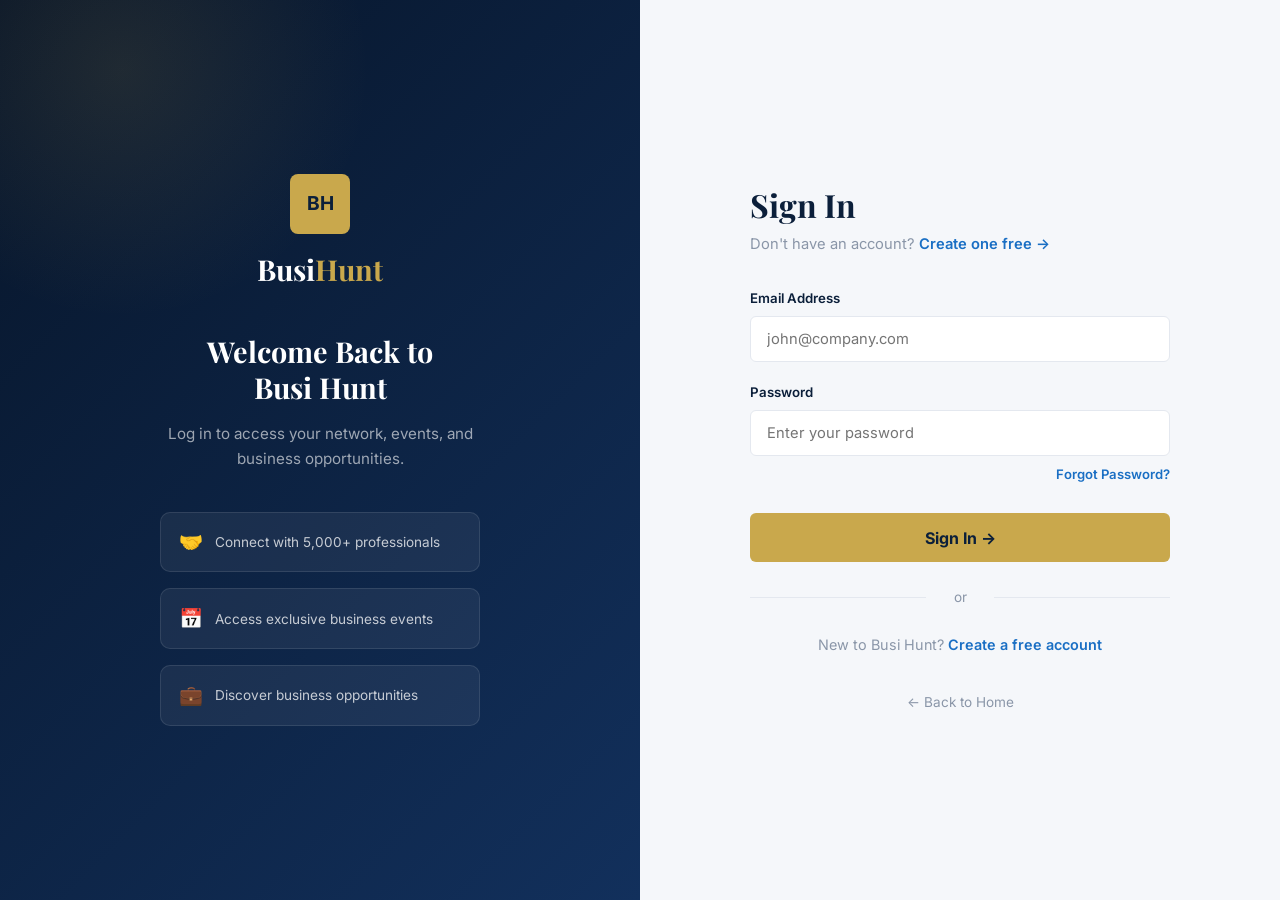
<file: login.html>
<!DOCTYPE html>
<html lang="en">
<head>
  <meta charset="UTF-8">
  <meta name="viewport" content="width=device-width, initial-scale=1.0">
  <title>Login — Busi Hunt</title>
  <link rel="preconnect" href="https://fonts.googleapis.com">
  <link rel="preconnect" href="https://fonts.gstatic.com" crossorigin>
  <link href="https://fonts.googleapis.com/css2?family=Playfair+Display:wght@400;700&family=Inter:wght@400;500;600;700&display=swap" rel="stylesheet">
  <link rel="stylesheet" href="css/style.css">
  <style>
    body { background: var(--off-white); }
    .auth-wrapper {
      min-height: 100vh;
      display: grid;
      grid-template-columns: 1fr 1fr;
    }
    .auth-left {
      background: linear-gradient(135deg, #071529 0%, #12305C 100%);
      display: flex;
      flex-direction: column;
      justify-content: center;
      align-items: center;
      padding: 3rem;
      text-align: center;
      position: relative;
      overflow: hidden;
    }
    .auth-left::before {
      content: '';
      position: absolute;
      top: -20%;
      left: -20%;
      width: 500px;
      height: 500px;
      border-radius: 50%;
      background: radial-gradient(circle, rgba(201,168,76,0.12) 0%, transparent 70%);
    }
    .auth-left-logo {
      position: relative;
      z-index: 1;
      margin-bottom: 2.5rem;
    }
    .auth-left-logo .logo-icon {
      width: 60px;
      height: 60px;
      font-size: 1.2rem;
      margin: 0 auto 0.75rem;
      background: #C9A84C;
      color: #0B1F3A;
      border-radius: 8px;
      display: flex;
      align-items: center;
      justify-content: center;
      font-weight: 700;
      font-family: 'Inter', sans-serif;
    }
    .auth-left-logo .logo-text {
      font-family: 'Playfair Display', serif;
      font-size: 1.8rem;
      font-weight: 700;
      color: #ffffff;
    }
    .auth-left-logo .logo-text span { color: #C9A84C; }
    .auth-left h2 {
      color: #ffffff;
      font-size: 1.8rem;
      margin-bottom: 1rem;
      position: relative;
      z-index: 1;
      font-family: 'Playfair Display', serif;
    }
    .auth-left p {
      color: rgba(255,255,255,0.6);
      font-size: 0.95rem;
      max-width: 320px;
      position: relative;
      z-index: 1;
    }
    .auth-features {
      margin-top: 2.5rem;
      display: flex;
      flex-direction: column;
      gap: 1rem;
      position: relative;
      z-index: 1;
      width: 100%;
      max-width: 320px;
    }
    .auth-feature-item {
      display: flex;
      align-items: center;
      gap: 0.75rem;
      background: rgba(255,255,255,0.06);
      border: 1px solid rgba(255,255,255,0.1);
      border-radius: 10px;
      padding: 0.85rem 1.1rem;
      text-align: left;
    }
    .auth-feature-item span { font-size: 1.2rem; }
    .auth-feature-item p {
      font-size: 0.85rem;
      color: rgba(255,255,255,0.75);
    }
    .auth-right {
      display: flex;
      align-items: center;
      justify-content: center;
      padding: 3rem 2rem;
    }
    .auth-form-box {
      width: 100%;
      max-width: 420px;
    }
    .auth-form-box h2 {
      font-size: 2rem;
      margin-bottom: 0.4rem;
      font-family: 'Playfair Display', serif;
      color: #0B1F3A;
    }
    .auth-form-box .subtitle {
      color: #8A96A8;
      font-size: 0.92rem;
      margin-bottom: 2rem;
    }
    .auth-form-box .subtitle a {
      color: #1A6FC4;
      font-weight: 600;
      text-decoration: none;
    }
    .form-group { margin-bottom: 1.25rem; }
    .form-group label {
      display: block;
      font-size: 0.83rem;
      font-weight: 600;
      color: #0B1F3A;
      margin-bottom: 0.4rem;
    }
    .form-group input {
      width: 100%;
      padding: 0.8rem 1rem;
      border: 1px solid #E4E8EF;
      border-radius: 6px;
      font-family: 'Inter', sans-serif;
      font-size: 0.92rem;
      color: #4A5568;
      background: #ffffff;
      outline: none;
      transition: border-color 0.25s, box-shadow 0.25s;
    }
    .form-group input:focus {
      border-color: #1A6FC4;
      box-shadow: 0 0 0 3px rgba(26,111,196,0.12);
    }
    .forgot-link {
      text-align: right;
      font-size: 0.82rem;
      margin-top: -0.75rem;
      margin-bottom: 1.25rem;
    }
    .forgot-link a { color: #1A6FC4; font-weight: 600; text-decoration: none; }
    .auth-btn {
      width: 100%;
      padding: 0.9rem;
      background: #C9A84C;
      color: #0B1F3A;
      border: none;
      border-radius: 6px;
      font-family: 'Inter', sans-serif;
      font-size: 1rem;
      font-weight: 700;
      cursor: pointer;
      transition: all 0.25s;
      margin-top: 0.5rem;
    }
    .auth-btn:hover {
      background: #E2C47A;
      transform: translateY(-2px);
      box-shadow: 0 6px 20px rgba(201,168,76,0.35);
    }
    .auth-btn:disabled { opacity: 0.7; cursor: not-allowed; transform: none; }
    .divider {
      text-align: center;
      margin: 1.5rem 0;
      position: relative;
      color: #8A96A8;
      font-size: 0.85rem;
    }
    .divider::before, .divider::after {
      content: '';
      position: absolute;
      top: 50%;
      width: 42%;
      height: 1px;
      background: #E4E8EF;
    }
    .divider::before { left: 0; }
    .divider::after  { right: 0; }
    .register-link {
      text-align: center;
      margin-top: 1.5rem;
      font-size: 0.9rem;
      color: #8A96A8;
    }
    .register-link a { color: #1A6FC4; font-weight: 600; text-decoration: none; }
    .alert {
      padding: 0.85rem 1.1rem;
      border-radius: 6px;
      font-size: 0.88rem;
      font-weight: 500;
      margin-bottom: 1.25rem;
      display: none;
    }
    .alert.success {
      background: #d4edda;
      color: #155724;
      border: 1px solid #c3e6cb;
      display: block;
    }
    .alert.error {
      background: #f8d7da;
      color: #721c24;
      border: 1px solid #f5c6cb;
      display: block;
    }
    @media (max-width: 768px) {
      .auth-wrapper { grid-template-columns: 1fr; }
      .auth-left { display: none; }
      .auth-right { padding: 2rem 1.25rem; }
    }
  </style>
</head>
<body>

<div class="auth-wrapper">

  <!-- Left Side -->
  <div class="auth-left">
    <div class="auth-left-logo">
      <div class="logo-icon">BH</div>
      <div class="logo-text">Busi<span>Hunt</span></div>
    </div>
    <h2>Welcome Back to<br>Busi Hunt</h2>
    <p>Log in to access your network, events, and business opportunities.</p>
    <div class="auth-features">
      <div class="auth-feature-item">
        <span>🤝</span>
        <p>Connect with 5,000+ professionals</p>
      </div>
      <div class="auth-feature-item">
        <span>📅</span>
        <p>Access exclusive business events</p>
      </div>
      <div class="auth-feature-item">
        <span>💼</span>
        <p>Discover business opportunities</p>
      </div>
    </div>
  </div>

  <!-- Right Side -->
  <div class="auth-right">
    <div class="auth-form-box">
      <h2>Sign In</h2>
      <p class="subtitle">Don't have an account? <a href="register.html">Create one free →</a></p>

      <div class="alert" id="alertBox"></div>

      <form id="loginForm">
        <div class="form-group">
          <label for="email">Email Address</label>
          <input type="email" id="email" placeholder="john@company.com" required>
        </div>
        <div class="form-group">
          <label for="password">Password</label>
          <input type="password" id="password" placeholder="Enter your password" required>
        </div>
        <div class="forgot-link">
          <a href="#">Forgot Password?</a>
        </div>
        <button type="submit" class="auth-btn" id="loginBtn">Sign In →</button>
      </form>

      <div class="divider">or</div>

      <div class="register-link">
        New to Busi Hunt? <a href="register.html">Create a free account</a>
      </div>

      <div style="margin-top:2rem;text-align:center;">
        <a href="index.html" style="font-size:0.85rem;color:#8A96A8;">← Back to Home</a>
      </div>
    </div>
  </div>

</div>

<script>
  var loginForm = document.getElementById('loginForm');
  var alertBox  = document.getElementById('alertBox');
  var loginBtn  = document.getElementById('loginBtn');

  loginForm.addEventListener('submit', function(e) {
    e.preventDefault();

    var email    = document.getElementById('email').value.trim();
    var password = document.getElementById('password').value.trim();

    if (!email || !password) {
      showAlert('Please fill in all fields.', 'error');
      return;
    }

    loginBtn.textContent = 'Signing in...';
    loginBtn.disabled = true;

    var formData = new FormData();
    formData.append('email', email);
    formData.append('password', password);

    fetch('php/login.php', {
      method: 'POST',
      body: formData
    })
    .then(function(res) { return res.json(); })
    .then(function(data) {
      if (data.status === 'success') {
        showAlert('Login successful! Redirecting...', 'success');
        localStorage.setItem('bh_user', JSON.stringify(data.user));
        setTimeout(function() {
          if (data.user.role === 'admin') {
            window.location.href = 'admin.php';
          } else {
            window.location.href = 'index.html';
          }
        }, 1200);
      } else {
        showAlert(data.message, 'error');
        loginBtn.textContent = 'Sign In →';
        loginBtn.disabled = false;
      }
    })
    .catch(function(err) {
      showAlert('Something went wrong. Please try again.', 'error');
      loginBtn.textContent = 'Sign In →';
      loginBtn.disabled = false;
    });
  });

  function showAlert(msg, type) {
    alertBox.textContent = msg;
    alertBox.className = 'alert ' + type;
  }
</script>

</body>
</html>
</file>
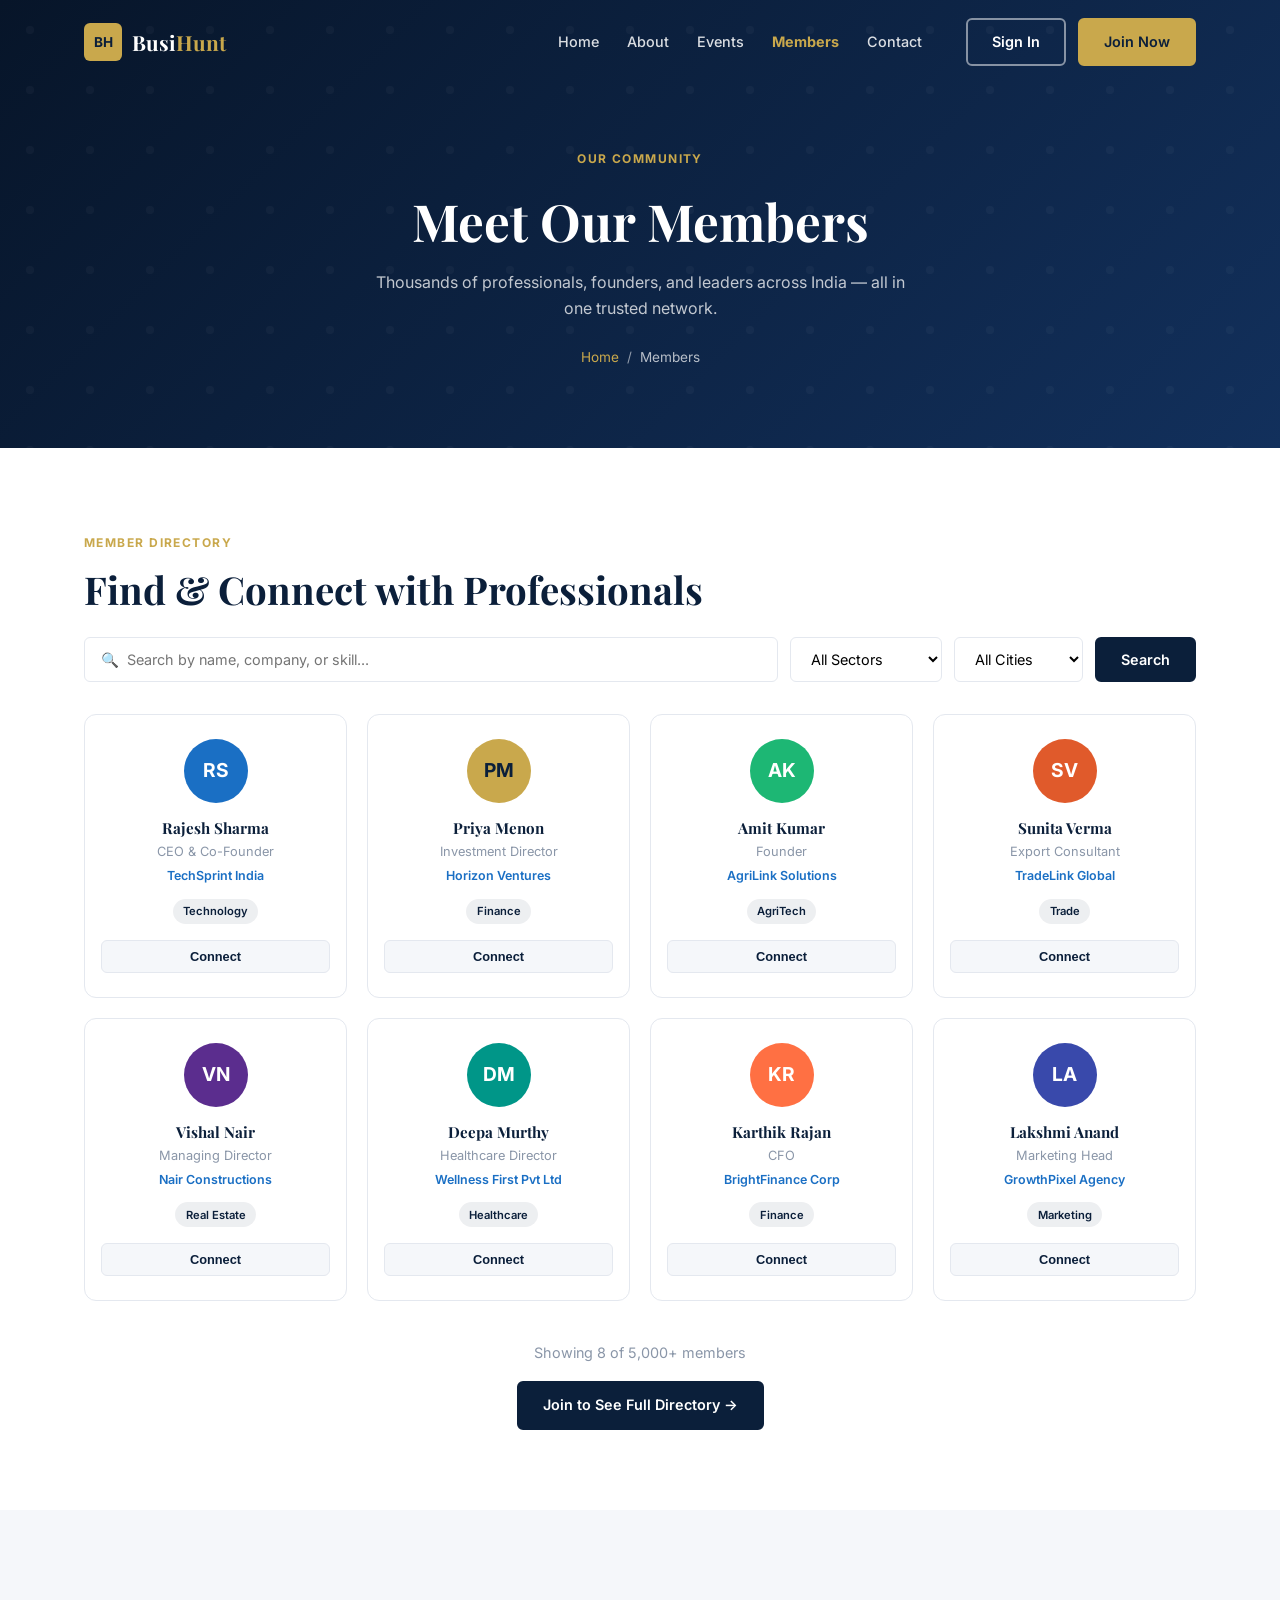
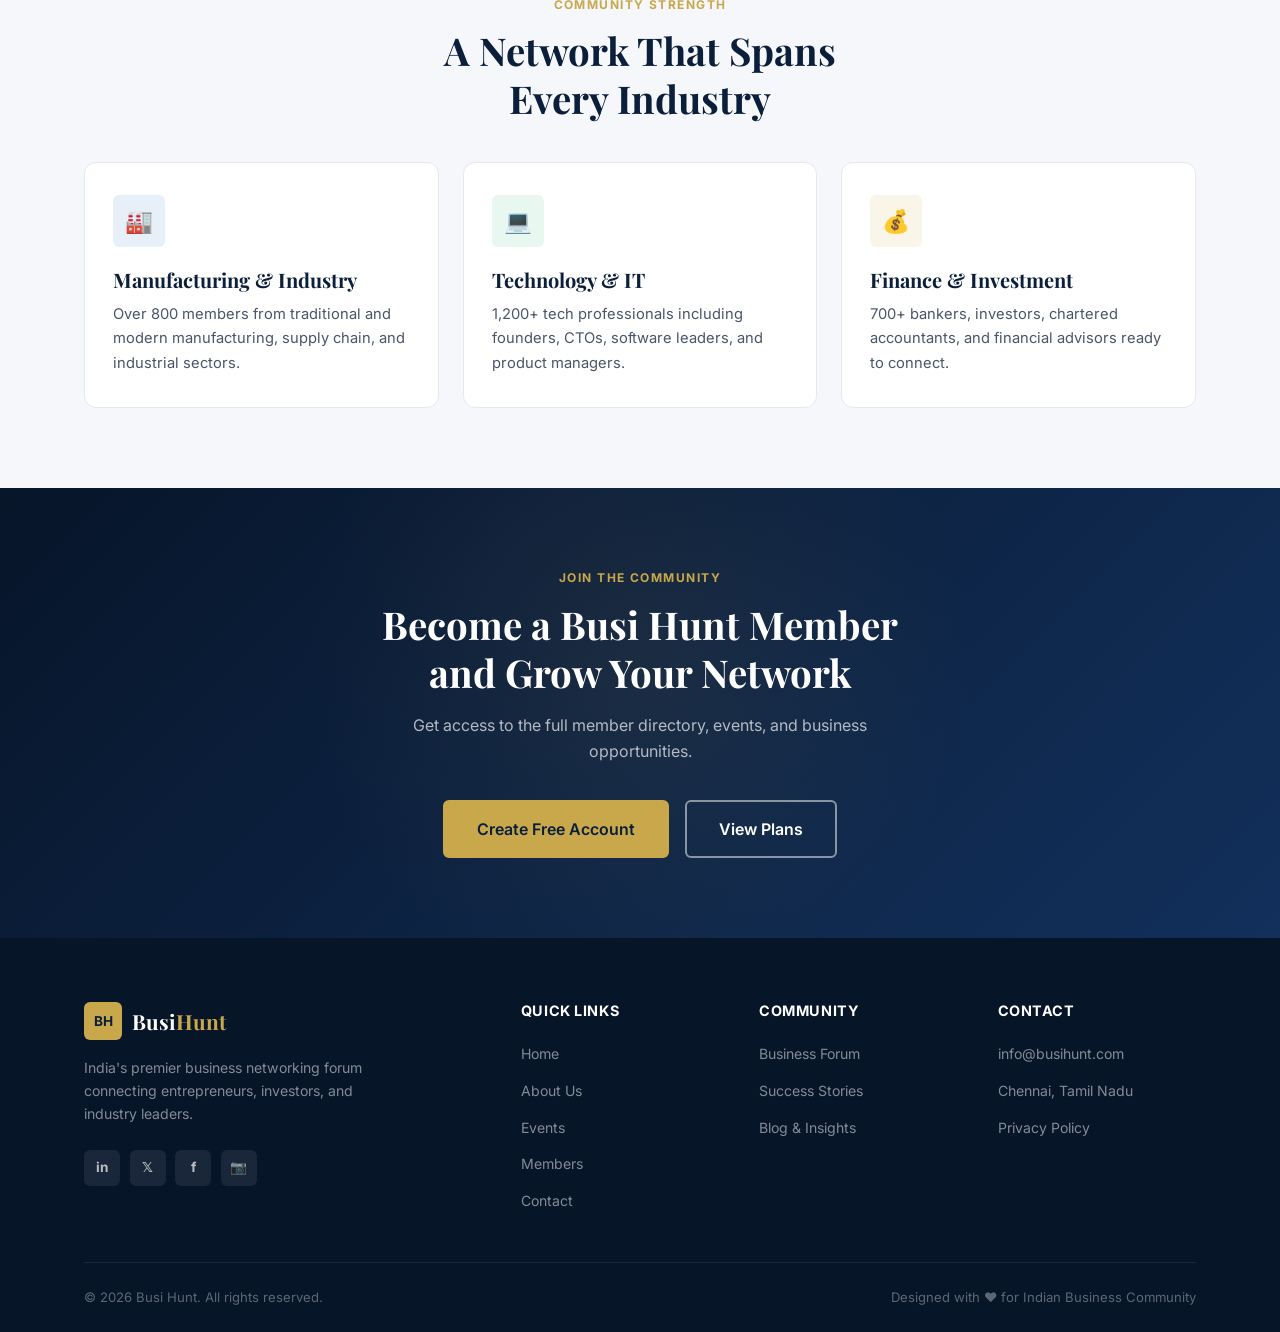
<file: members.html>
<!DOCTYPE html>
<html lang="en">
<head>
  <meta charset="UTF-8">
  <meta name="viewport" content="width=device-width, initial-scale=1.0">
  <title>Members — Busi Hunt</title>
  <meta name="description" content="Meet the Busi Hunt community — thousands of business professionals, entrepreneurs, and industry leaders across India.">
  <link rel="preconnect" href="https://fonts.googleapis.com">
  <link rel="preconnect" href="https://fonts.gstatic.com" crossorigin>
  <link href="https://fonts.googleapis.com/css2?family=Playfair+Display:wght@400;700&family=Inter:wght@400;500;600;700&display=swap" rel="stylesheet">
  <link rel="stylesheet" href="css/style.css">
  <style>
    .members-grid {
      display: grid;
      grid-template-columns: repeat(4, 1fr);
      gap: 1.25rem;
      margin-top: 2rem;
    }
    .member-card {
      background: var(--white);
      border: 1px solid var(--gray-light);
      border-radius: var(--radius-md);
      padding: 1.5rem 1rem;
      text-align: center;
      transition: all var(--transition);
    }
    .member-card:hover { box-shadow: var(--shadow-md); transform: translateY(-4px); }
    .member-card .member-avatar { width: 64px; height: 64px; margin: 0 auto 1rem; font-size: 1.2rem; }
    .member-card h4 { font-size: 0.95rem; margin-bottom: 0.2rem; }
    .member-card .role { font-size: 0.8rem; color: var(--gray-mid); margin-bottom: 0.25rem; }
    .member-card .company { font-size: 0.78rem; color: var(--accent); font-weight: 600; }
    .member-card .sector-tag {
      display: inline-block;
      margin-top: 0.75rem;
      font-size: 0.7rem;
      font-weight: 600;
      padding: 0.2rem 0.65rem;
      border-radius: 99px;
      background: rgba(11,31,58,0.07);
      color: var(--navy);
    }
    .member-card .connect-btn {
      display: block;
      width: 100%;
      margin-top: 1rem;
      padding: 0.5rem;
      border: 1px solid var(--gray-light);
      border-radius: var(--radius-sm);
      font-size: 0.8rem;
      font-weight: 600;
      color: var(--navy);
      cursor: pointer;
      background: var(--off-white);
      transition: all var(--transition);
    }
    .member-card .connect-btn:hover { background: var(--navy); color: var(--white); border-color: var(--navy); }
    .search-bar {
      display: flex;
      gap: 0.75rem;
      margin-top: 1.5rem;
      flex-wrap: wrap;
    }
    .search-bar input {
      flex: 1;
      min-width: 200px;
      padding: 0.75rem 1rem;
      border: 1px solid var(--gray-light);
      border-radius: var(--radius-sm);
      font-family: 'Inter', sans-serif;
      font-size: 0.9rem;
      outline: none;
      transition: border-color var(--transition);
    }
    .search-bar input:focus { border-color: var(--accent); }
    .search-bar select {
      padding: 0.75rem 1rem;
      border: 1px solid var(--gray-light);
      border-radius: var(--radius-sm);
      font-family: 'Inter', sans-serif;
      font-size: 0.9rem;
      background: var(--white);
      cursor: pointer;
      outline: none;
    }
    @media (max-width: 1024px) { .members-grid { grid-template-columns: repeat(3, 1fr); } }
    @media (max-width: 768px)  { .members-grid { grid-template-columns: repeat(2, 1fr); } }
    @media (max-width: 480px)  { .members-grid { grid-template-columns: 1fr; } }
  </style>
</head>
<body>

  <!-- NAVBAR -->
  <nav class="navbar" id="navbar">
    <div class="container">
      <a href="index.html" class="logo">
        <div class="logo-icon">BH</div>
        <div class="logo-text">Busi<span>Hunt</span></div>
      </a>
      <ul class="nav-links">
        <li><a href="index.html">Home</a></li>
        <li><a href="about.html">About</a></li>
        <li><a href="events.html">Events</a></li>
        <li><a href="members.html">Members</a></li>
        <li><a href="contact.html">Contact</a></li>
      </ul>
      <div class="nav-actions">
        <a href="contact.html" class="btn btn-outline">Sign In</a>
        <a href="contact.html" class="btn btn-primary">Join Now</a>
      </div>
      <button class="hamburger" aria-label="Open menu"><span></span><span></span><span></span></button>
    </div>
  </nav>
  <div class="mobile-menu">
    <button class="mobile-close">✕</button>
    <a href="index.html">Home</a><a href="about.html">About</a>
    <a href="events.html">Events</a><a href="members.html">Members</a>
    <a href="contact.html">Contact</a>
    <a href="contact.html" class="btn btn-primary">Join Now</a>
  </div>

  <!-- PAGE HERO -->
  <section class="page-hero">
    <div class="container">
      <span class="section-eyebrow">Our Community</span>
      <h1>Meet Our Members</h1>
      <p>Thousands of professionals, founders, and leaders across India — all in one trusted network.</p>
      <div class="breadcrumb">
        <a href="index.html">Home</a><span>/</span>
        <span style="color:rgba(255,255,255,0.7)">Members</span>
      </div>
    </div>
  </section>

  <!-- MEMBERS DIRECTORY -->
  <section class="section">
    <div class="container">
      <div class="fade-in">
        <span class="section-eyebrow">Member Directory</span>
        <h2>Find & Connect with Professionals</h2>
        <div class="search-bar">
          <input type="text" placeholder="🔍  Search by name, company, or skill...">
          <select>
            <option value="">All Sectors</option>
            <option>Technology</option>
            <option>Finance</option>
            <option>Manufacturing</option>
            <option>Healthcare</option>
            <option>Real Estate</option>
            <option>Retail</option>
            <option>Consulting</option>
          </select>
          <select>
            <option value="">All Cities</option>
            <option>Chennai</option>
            <option>Bangalore</option>
            <option>Mumbai</option>
            <option>Delhi</option>
            <option>Hyderabad</option>
          </select>
          <button class="btn btn-navy">Search</button>
        </div>
      </div>

      <div class="members-grid">
        <div class="member-card fade-in fade-in-delay-1">
          <div class="member-avatar avatar-1">RS</div>
          <h4>Rajesh Sharma</h4>
          <div class="role">CEO & Co-Founder</div>
          <div class="company">TechSprint India</div>
          <span class="sector-tag">Technology</span>
          <button class="connect-btn" onclick="this.textContent='✓ Connected'">Connect</button>
        </div>
        <div class="member-card fade-in fade-in-delay-2">
          <div class="member-avatar avatar-2">PM</div>
          <h4>Priya Menon</h4>
          <div class="role">Investment Director</div>
          <div class="company">Horizon Ventures</div>
          <span class="sector-tag">Finance</span>
          <button class="connect-btn" onclick="this.textContent='✓ Connected'">Connect</button>
        </div>
        <div class="member-card fade-in fade-in-delay-3">
          <div class="member-avatar avatar-3">AK</div>
          <h4>Amit Kumar</h4>
          <div class="role">Founder</div>
          <div class="company">AgriLink Solutions</div>
          <span class="sector-tag">AgriTech</span>
          <button class="connect-btn" onclick="this.textContent='✓ Connected'">Connect</button>
        </div>
        <div class="member-card fade-in fade-in-delay-4">
          <div class="member-avatar avatar-4">SV</div>
          <h4>Sunita Verma</h4>
          <div class="role">Export Consultant</div>
          <div class="company">TradeLink Global</div>
          <span class="sector-tag">Trade</span>
          <button class="connect-btn" onclick="this.textContent='✓ Connected'">Connect</button>
        </div>
        <div class="member-card fade-in fade-in-delay-1">
          <div class="member-avatar" style="background:#5B2D8E">VN</div>
          <h4>Vishal Nair</h4>
          <div class="role">Managing Director</div>
          <div class="company">Nair Constructions</div>
          <span class="sector-tag">Real Estate</span>
          <button class="connect-btn" onclick="this.textContent='✓ Connected'">Connect</button>
        </div>
        <div class="member-card fade-in fade-in-delay-2">
          <div class="member-avatar" style="background:#009688">DM</div>
          <h4>Deepa Murthy</h4>
          <div class="role">Healthcare Director</div>
          <div class="company">Wellness First Pvt Ltd</div>
          <span class="sector-tag">Healthcare</span>
          <button class="connect-btn" onclick="this.textContent='✓ Connected'">Connect</button>
        </div>
        <div class="member-card fade-in fade-in-delay-3">
          <div class="member-avatar" style="background:#FF7043">KR</div>
          <h4>Karthik Rajan</h4>
          <div class="role">CFO</div>
          <div class="company">BrightFinance Corp</div>
          <span class="sector-tag">Finance</span>
          <button class="connect-btn" onclick="this.textContent='✓ Connected'">Connect</button>
        </div>
        <div class="member-card fade-in fade-in-delay-4">
          <div class="member-avatar" style="background:#3949AB">LA</div>
          <h4>Lakshmi Anand</h4>
          <div class="role">Marketing Head</div>
          <div class="company">GrowthPixel Agency</div>
          <span class="sector-tag">Marketing</span>
          <button class="connect-btn" onclick="this.textContent='✓ Connected'">Connect</button>
        </div>
      </div>

      <div class="text-center mt-4 fade-in">
        <p style="color:var(--gray-mid);font-size:0.9rem;margin-bottom:1rem;">Showing 8 of 5,000+ members</p>
        <a href="contact.html" class="btn btn-navy">Join to See Full Directory →</a>
      </div>
    </div>
  </section>

  <!-- STATS -->
  <section class="section section-alt">
    <div class="container">
      <div class="text-center fade-in">
        <span class="section-eyebrow">Community Strength</span>
        <h2>A Network That Spans<br>Every Industry</h2>
      </div>
      <div class="features-grid mt-4">
        <div class="feature-card fade-in fade-in-delay-1">
          <div class="feature-icon icon-blue">🏭</div>
          <h3>Manufacturing & Industry</h3>
          <p>Over 800 members from traditional and modern manufacturing, supply chain, and industrial sectors.</p>
        </div>
        <div class="feature-card fade-in fade-in-delay-2">
          <div class="feature-icon icon-green">💻</div>
          <h3>Technology & IT</h3>
          <p>1,200+ tech professionals including founders, CTOs, software leaders, and product managers.</p>
        </div>
        <div class="feature-card fade-in fade-in-delay-3">
          <div class="feature-icon icon-gold">💰</div>
          <h3>Finance & Investment</h3>
          <p>700+ bankers, investors, chartered accountants, and financial advisors ready to connect.</p>
        </div>
      </div>
    </div>
  </section>

  <!-- CTA -->
  <section class="cta-section">
    <div class="container" style="position:relative;z-index:1;">
      <span class="section-eyebrow">Join the Community</span>
      <h2>Become a Busi Hunt Member<br>and Grow Your Network</h2>
      <p>Get access to the full member directory, events, and business opportunities.</p>
      <div class="cta-btns">
        <a href="contact.html" class="btn btn-primary btn-lg">Create Free Account</a>
        <a href="index.html#plans" class="btn btn-outline btn-lg">View Plans</a>
      </div>
    </div>
  </section>

  <!-- FOOTER -->
  <footer class="footer">
    <div class="container">
      <div class="footer-grid">
        <div class="footer-brand">
          <div class="logo"><div class="logo-icon">BH</div><div class="logo-text">Busi<span>Hunt</span></div></div>
          <p>India's premier business networking forum connecting entrepreneurs, investors, and industry leaders.</p>
          <div class="social-links mt-3">
            <a href="#" class="social-link">in</a><a href="#" class="social-link">𝕏</a>
            <a href="#" class="social-link">f</a><a href="#" class="social-link">📷</a>
          </div>
        </div>
        <div class="footer-col">
          <h5>Quick Links</h5>
          <ul class="footer-links">
            <li><a href="index.html">Home</a></li><li><a href="about.html">About Us</a></li>
            <li><a href="events.html">Events</a></li><li><a href="members.html">Members</a></li>
            <li><a href="contact.html">Contact</a></li>
          </ul>
        </div>
        <div class="footer-col">
          <h5>Community</h5>
          <ul class="footer-links">
            <li><a href="#">Business Forum</a></li><li><a href="#">Success Stories</a></li>
            <li><a href="#">Blog & Insights</a></li>
          </ul>
        </div>
        <div class="footer-col">
          <h5>Contact</h5>
          <ul class="footer-links">
            <li><a href="mailto:info@busihunt.com">info@busihunt.com</a></li>
            <li><a href="#">Chennai, Tamil Nadu</a></li>
            <li><a href="#">Privacy Policy</a></li>
          </ul>
        </div>
      </div>
      <div class="footer-bottom">
        <span>© 2026 Busi Hunt. All rights reserved.</span>
        <span>Designed with ❤️ for Indian Business Community</span>
      </div>
    </div>
  </footer>
  <script src="js/main.js"></script>
</body>
</html>
</file>
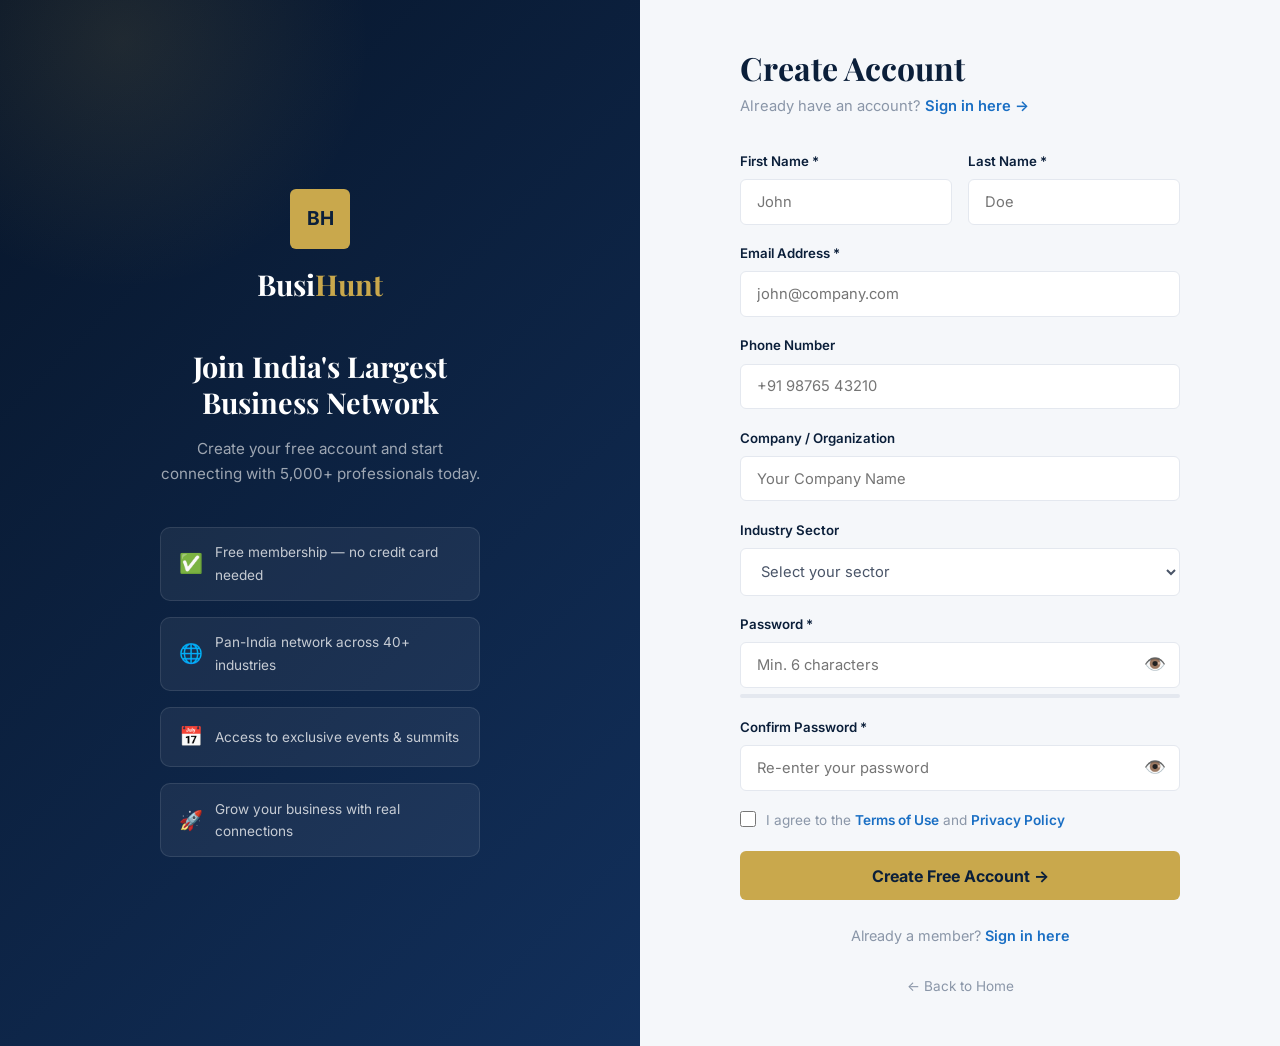
<file: register.html>
<!DOCTYPE html>
<html lang="en">
<head>
  <meta charset="UTF-8">
  <meta name="viewport" content="width=device-width, initial-scale=1.0">
  <title>Register — Busi Hunt</title>
  <link rel="preconnect" href="https://fonts.googleapis.com">
  <link rel="preconnect" href="https://fonts.gstatic.com" crossorigin>
  <link href="https://fonts.googleapis.com/css2?family=Playfair+Display:wght@400;700&family=Inter:wght@400;500;600;700&display=swap" rel="stylesheet">
  <link rel="stylesheet" href="css/style.css">
  <style>
    body { background: var(--off-white); }
    .auth-wrapper {
      min-height: 100vh;
      display: grid;
      grid-template-columns: 1fr 1fr;
    }
    .auth-left {
      background: linear-gradient(135deg, #071529 0%, #12305C 100%);
      display: flex;
      flex-direction: column;
      justify-content: center;
      align-items: center;
      padding: 3rem;
      text-align: center;
      position: relative;
      overflow: hidden;
    }
    .auth-left::before {
      content: '';
      position: absolute;
      top: -20%;
      left: -20%;
      width: 500px;
      height: 500px;
      border-radius: 50%;
      background: radial-gradient(circle, rgba(201,168,76,0.12) 0%, transparent 70%);
    }
    .auth-left-logo {
      position: relative;
      z-index: 1;
      margin-bottom: 2.5rem;
    }
    .auth-left-logo .logo-icon {
      width: 60px;
      height: 60px;
      font-size: 1.2rem;
      margin: 0 auto 0.75rem;
      background: var(--gold);
      color: var(--navy);
      border-radius: var(--radius-sm);
      display: flex;
      align-items: center;
      justify-content: center;
      font-weight: 700;
      font-family: var(--font-body);
    }
    .auth-left-logo .logo-text {
      font-family: var(--font-display);
      font-size: 1.8rem;
      font-weight: 700;
      color: var(--white);
    }
    .auth-left-logo .logo-text span { color: var(--gold); }
    .auth-left h2 {
      color: var(--white);
      font-size: 1.8rem;
      margin-bottom: 1rem;
      position: relative;
      z-index: 1;
    }
    .auth-left p {
      color: rgba(255,255,255,0.6);
      font-size: 0.95rem;
      max-width: 320px;
      position: relative;
      z-index: 1;
    }
    .auth-features {
      margin-top: 2.5rem;
      display: flex;
      flex-direction: column;
      gap: 1rem;
      position: relative;
      z-index: 1;
      width: 100%;
      max-width: 320px;
    }
    .auth-feature-item {
      display: flex;
      align-items: center;
      gap: 0.75rem;
      background: rgba(255,255,255,0.06);
      border: 1px solid rgba(255,255,255,0.1);
      border-radius: 10px;
      padding: 0.85rem 1.1rem;
      text-align: left;
    }
    .auth-feature-item span { font-size: 1.2rem; }
    .auth-feature-item p {
      font-size: 0.85rem;
      color: rgba(255,255,255,0.75);
      max-width: none;
    }
    .auth-right {
      display: flex;
      align-items: center;
      justify-content: center;
      padding: 3rem 2rem;
      overflow-y: auto;
    }
    .auth-form-box {
      width: 100%;
      max-width: 440px;
    }
    .auth-form-box h2 {
      font-size: 2rem;
      margin-bottom: 0.4rem;
    }
    .auth-form-box .subtitle {
      color: var(--gray-mid);
      font-size: 0.92rem;
      margin-bottom: 2rem;
    }
    .auth-form-box .subtitle a {
      color: var(--accent);
      font-weight: 600;
    }
    .form-row {
      display: grid;
      grid-template-columns: 1fr 1fr;
      gap: 1rem;
    }
    .form-group {
      margin-bottom: 1.15rem;
    }
    .form-group label {
      display: block;
      font-size: 0.83rem;
      font-weight: 600;
      color: var(--navy);
      margin-bottom: 0.4rem;
    }
    .form-group input,
    .form-group select {
      width: 100%;
      padding: 0.8rem 1rem;
      border: 1px solid var(--gray-light);
      border-radius: var(--radius-sm);
      font-family: var(--font-body);
      font-size: 0.92rem;
      color: var(--gray-dark);
      background: var(--white);
      outline: none;
      transition: border-color 0.25s, box-shadow 0.25s;
    }
    .form-group input:focus,
    .form-group select:focus {
      border-color: var(--accent);
      box-shadow: 0 0 0 3px rgba(26,111,196,0.12);
    }
    .password-strength {
      margin-top: 0.4rem;
      height: 4px;
      border-radius: 99px;
      background: var(--gray-light);
      overflow: hidden;
    }
    .password-strength-bar {
      height: 100%;
      border-radius: 99px;
      width: 0%;
      transition: width 0.3s, background 0.3s;
    }
    .strength-text {
      font-size: 0.75rem;
      margin-top: 0.3rem;
      color: var(--gray-mid);
    }
    .password-wrapper {
      position: relative;
    }
    .password-wrapper input {
      padding-right: 3rem !important;
    }
    .toggle-eye {
      position: absolute;
      right: 0.85rem;
      top: 50%;
      transform: translateY(-50%);
      background: none;
      border: none;
      cursor: pointer;
      font-size: 1.1rem;
      color: var(--gray-mid);
      padding: 0;
      line-height: 1;
      transition: color 0.2s;
    }
    .toggle-eye:hover { color: var(--navy); }
    .terms {
      display: flex;
      align-items: flex-start;
      gap: 0.6rem;
      margin-bottom: 1.25rem;
      font-size: 0.85rem;
      color: var(--gray-mid);
    }
    .terms input[type="checkbox"] {
      margin-top: 2px;
      width: 16px;
      height: 16px;
      cursor: pointer;
      flex-shrink: 0;
    }
    .terms a { color: var(--accent); font-weight: 600; }
    .auth-btn {
      width: 100%;
      padding: 0.9rem;
      background: var(--gold);
      color: var(--navy);
      border: none;
      border-radius: var(--radius-sm);
      font-family: var(--font-body);
      font-size: 1rem;
      font-weight: 700;
      cursor: pointer;
      transition: all 0.25s;
    }
    .auth-btn:hover {
      background: var(--gold-light);
      transform: translateY(-2px);
      box-shadow: 0 6px 20px rgba(201,168,76,0.35);
    }
    .auth-btn:disabled {
      opacity: 0.7;
      cursor: not-allowed;
      transform: none;
    }
    .login-link {
      text-align: center;
      margin-top: 1.5rem;
      font-size: 0.9rem;
      color: var(--gray-mid);
    }
    .login-link a { color: var(--accent); font-weight: 600; }
    .alert {
      padding: 0.85rem 1.1rem;
      border-radius: var(--radius-sm);
      font-size: 0.88rem;
      font-weight: 500;
      margin-bottom: 1.25rem;
      display: none;
    }
    .alert.success {
      background: #d4edda;
      color: #155724;
      border: 1px solid #c3e6cb;
      display: block;
    }
    .alert.error {
      background: #f8d7da;
      color: #721c24;
      border: 1px solid #f5c6cb;
      display: block;
    }
    @media (max-width: 768px) {
      .auth-wrapper { grid-template-columns: 1fr; }
      .auth-left { display: none; }
      .auth-right { padding: 2rem 1.25rem; }
      .form-row { grid-template-columns: 1fr; }
    }
  </style>
</head>
<body>

<div class="auth-wrapper">

  <!-- Left Side -->
  <div class="auth-left">
    <div class="auth-left-logo">
      <div class="logo-icon">BH</div>
      <div class="logo-text">Busi<span>Hunt</span></div>
    </div>
    <h2>Join India's Largest<br>Business Network</h2>
    <p>Create your free account and start connecting with 5,000+ professionals today.</p>
    <div class="auth-features">
      <div class="auth-feature-item">
        <span>✅</span>
        <p>Free membership — no credit card needed</p>
      </div>
      <div class="auth-feature-item">
        <span>🌐</span>
        <p>Pan-India network across 40+ industries</p>
      </div>
      <div class="auth-feature-item">
        <span>📅</span>
        <p>Access to exclusive events & summits</p>
      </div>
      <div class="auth-feature-item">
        <span>🚀</span>
        <p>Grow your business with real connections</p>
      </div>
    </div>
  </div>

  <!-- Right Side -->
  <div class="auth-right">
    <div class="auth-form-box">
      <h2>Create Account</h2>
      <p class="subtitle">Already have an account? <a href="login.html">Sign in here →</a></p>

      <div class="alert" id="alertBox"></div>

      <form id="registerForm">
        <div class="form-row">
          <div class="form-group">
            <label for="first_name">First Name *</label>
            <input type="text" id="first_name" placeholder="John" required>
          </div>
          <div class="form-group">
            <label for="last_name">Last Name *</label>
            <input type="text" id="last_name" placeholder="Doe" required>
          </div>
        </div>

        <div class="form-group">
          <label for="email">Email Address *</label>
          <input type="email" id="email" placeholder="john@company.com" required>
        </div>

        <div class="form-group">
          <label for="phone">Phone Number</label>
          <input type="tel" id="phone" placeholder="+91 98765 43210">
        </div>

        <div class="form-group">
          <label for="company">Company / Organization</label>
          <input type="text" id="company" placeholder="Your Company Name">
        </div>

        <div class="form-group">
          <label for="sector">Industry Sector</label>
          <select id="sector">
            <option value="">Select your sector</option>
            <option>Technology</option>
            <option>Finance & Banking</option>
            <option>Manufacturing</option>
            <option>Healthcare</option>
            <option>Real Estate</option>
            <option>Retail & E-Commerce</option>
            <option>Consulting</option>
            <option>Agriculture</option>
            <option>Education</option>
            <option>Other</option>
          </select>
        </div>

        <div class="form-group">
          <label for="password">Password *</label>
          <div class="password-wrapper">
            <input type="password" id="password" placeholder="Min. 6 characters" required>
            <button type="button" class="toggle-eye" onclick="togglePassword('password', this)">👁️</button>
          </div>
          <div class="password-strength">
            <div class="password-strength-bar" id="strengthBar"></div>
          </div>
          <div class="strength-text" id="strengthText"></div>
        </div>

        <div class="form-group">
          <label for="confirm_password">Confirm Password *</label>
          <div class="password-wrapper">
            <input type="password" id="confirm_password" placeholder="Re-enter your password" required>
            <button type="button" class="toggle-eye" onclick="togglePassword('confirm_password', this)">👁️</button>
          </div>
        </div>

        <div class="terms">
          <input type="checkbox" id="terms" required>
          <label for="terms">I agree to the <a href="#">Terms of Use</a> and <a href="#">Privacy Policy</a></label>
        </div>

        <button type="submit" class="auth-btn" id="registerBtn">Create Free Account →</button>
      </form>

      <div class="login-link">
        Already a member? <a href="login.html">Sign in here</a>
      </div>

      <div style="margin-top:1.5rem;text-align:center;">
        <a href="index.html" style="font-size:0.85rem;color:var(--gray-mid);">← Back to Home</a>
      </div>
    </div>
  </div>

</div>

<script>
  // Show / Hide password toggle
  function togglePassword(fieldId, btn) {
    const input = document.getElementById(fieldId);
    if (input.type === 'password') {
      input.type = 'text';
      btn.textContent = '🙈';
    } else {
      input.type = 'password';
      btn.textContent = '👁️';
    }
  }

  // Password strength checker
  const passwordInput = document.getElementById('password');
  const strengthBar   = document.getElementById('strengthBar');
  const strengthText  = document.getElementById('strengthText');

  passwordInput.addEventListener('input', () => {
    const val = passwordInput.value;
    let strength = 0;

    if (val.length >= 6)  strength++;
    if (val.length >= 10) strength++;
    if (/[A-Z]/.test(val)) strength++;
    if (/[0-9]/.test(val)) strength++;
    if (/[^A-Za-z0-9]/.test(val)) strength++;

    const levels = [
      { width: '0%',   color: '#E53E3E', text: '' },
      { width: '25%',  color: '#E53E3E', text: 'Weak' },
      { width: '50%',  color: '#ED8936', text: 'Fair' },
      { width: '75%',  color: '#ECC94B', text: 'Good' },
      { width: '90%',  color: '#48BB78', text: 'Strong' },
      { width: '100%', color: '#38A169', text: 'Very Strong' },
    ];

    const level = levels[Math.min(strength, 5)];
    strengthBar.style.width    = level.width;
    strengthBar.style.background = level.color;
    strengthText.textContent   = level.text;
    strengthText.style.color   = level.color;
  });

  // Register form submit
  const registerForm = document.getElementById('registerForm');
  const alertBox     = document.getElementById('alertBox');
  const registerBtn  = document.getElementById('registerBtn');

  registerForm.addEventListener('submit', async (e) => {
    e.preventDefault();

    const first_name       = document.getElementById('first_name').value.trim();
    const last_name        = document.getElementById('last_name').value.trim();
    const email            = document.getElementById('email').value.trim();
    const password         = document.getElementById('password').value.trim();
    const confirm_password = document.getElementById('confirm_password').value.trim();
    const terms            = document.getElementById('terms').checked;

    // Validations
    if (!first_name || !last_name || !email || !password || !confirm_password) {
      showAlert('Please fill in all required fields.', 'error');
      return;
    }

    if (password.length < 6) {
      showAlert('Password must be at least 6 characters.', 'error');
      return;
    }

    if (password !== confirm_password) {
      showAlert('Passwords do not match.', 'error');
      return;
    }

    if (!terms) {
      showAlert('Please agree to the Terms of Use and Privacy Policy.', 'error');
      return;
    }

    registerBtn.textContent = 'Creating account...';
    registerBtn.disabled = true;

    const formData = new FormData();
    formData.append('first_name', first_name);
    formData.append('last_name',  last_name);
    formData.append('email',      email);
    formData.append('password',   password);

    try {
      const res = await fetch('http://localhost/busihunt/php/register.php', { method: 'POST', body: formData });
      const data = await res.json();

      if (data.status === 'success') {
        showAlert('🎉 ' + data.message, 'success');
        registerForm.reset();
        strengthBar.style.width = '0%';
        strengthText.textContent = '';
        setTimeout(() => {
          window.location.href = 'login.html';
        }, 2000);
      } else {
        showAlert(data.message, 'error');
        registerBtn.textContent = 'Create Free Account →';
        registerBtn.disabled = false;
      }
    } catch (err) {
      showAlert('Something went wrong. Please try again.', 'error');
      registerBtn.textContent = 'Create Free Account →';
      registerBtn.disabled = false;
    }
  });

  function showAlert(msg, type) {
    alertBox.textContent = msg;
    alertBox.className = 'alert ' + type;
    alertBox.scrollIntoView({ behavior: 'smooth', block: 'nearest' });
  }
</script>

</body>
</html>
</file>
<file: css/style.css>
/* ============================================================
   BUSI HUNT — style.css
   Navy & Gold business networking theme
   ============================================================ */

/* ---------- CSS VARIABLES ---------- */
:root {
  --navy:        #0B1F3A;
  --navy-dark:   #071529;
  --navy-mid:    #12305C;
  --gold:        #C9A84C;
  --gold-light:  #E2C47A;
  --accent:      #1A6FC4;
  --white:       #FFFFFF;
  --off-white:   #F5F7FA;
  --gray-light:  #E4E8EF;
  --gray-mid:    #8A96A8;
  --gray-dark:   #4A5568;
  --green:       #1DB774;
  --red:         #E53E3E;
  --teal:        #00897B;
  --radius-sm:   6px;
  --radius-md:   12px;
  --radius-lg:   20px;
  --shadow-sm:   0 2px 8px rgba(11,31,58,0.08);
  --shadow-md:   0 8px 28px rgba(11,31,58,0.14);
  --shadow-lg:   0 20px 60px rgba(11,31,58,0.18);
  --transition:  0.25s ease;
  --font-display: 'Playfair Display', Georgia, serif;
  --font-body:    'Inter', system-ui, sans-serif;
}

/* ---------- RESET & BASE ---------- */
*, *::before, *::after { box-sizing: border-box; margin: 0; padding: 0; }

html { scroll-behavior: smooth; }

body {
  font-family: var(--font-body);
  color: var(--gray-dark);
  background: var(--white);
  line-height: 1.65;
  font-size: 16px;
  overflow-x: hidden;
}

h1, h2, h3, h4, h5 {
  font-family: var(--font-display);
  color: var(--navy);
  line-height: 1.25;
}

h1 { font-size: clamp(2rem, 5vw, 3.2rem); }
h2 { font-size: clamp(1.6rem, 3.5vw, 2.4rem); }
h3 { font-size: 1.25rem; }
h4 { font-size: 1.05rem; }
h5 { font-size: 0.9rem; letter-spacing: 0.04em; text-transform: uppercase; }

p { color: var(--gray-dark); }

a { text-decoration: none; color: inherit; }

ul { list-style: none; }

img { max-width: 100%; display: block; }

em { font-style: italic; color: var(--gold); }

/* ---------- UTILITIES ---------- */
.container {
  max-width: 1160px;
  margin: 0 auto;
  padding: 0 1.5rem;
}

.text-center { text-align: center; }
.mt-2 { margin-top: 1rem; }
.mt-3 { margin-top: 1.5rem; }
.mt-4 { margin-top: 2.5rem; }

.section {
  padding: 5rem 0;
}

.section-alt {
  background: var(--off-white);
}

.section-eyebrow {
  display: inline-block;
  font-size: 0.75rem;
  font-weight: 700;
  letter-spacing: 0.12em;
  text-transform: uppercase;
  color: var(--gold);
  margin-bottom: 0.75rem;
}

/* ---------- BUTTONS ---------- */
.btn {
  display: inline-flex;
  align-items: center;
  gap: 0.4rem;
  padding: 0.65rem 1.5rem;
  border-radius: var(--radius-sm);
  font-family: var(--font-body);
  font-size: 0.9rem;
  font-weight: 600;
  cursor: pointer;
  border: 2px solid transparent;
  transition: all var(--transition);
  white-space: nowrap;
}

.btn-primary {
  background: var(--gold);
  color: var(--navy);
  border-color: var(--gold);
}
.btn-primary:hover {
  background: var(--gold-light);
  border-color: var(--gold-light);
  transform: translateY(-2px);
  box-shadow: 0 6px 20px rgba(201,168,76,0.35);
}

.btn-outline {
  background: transparent;
  color: var(--white);
  border-color: rgba(255,255,255,0.5);
}
.btn-outline:hover {
  background: rgba(255,255,255,0.12);
  border-color: var(--white);
}

.btn-navy {
  background: var(--navy);
  color: var(--white);
  border-color: var(--navy);
}
.btn-navy:hover {
  background: var(--navy-mid);
  border-color: var(--navy-mid);
  transform: translateY(-2px);
  box-shadow: var(--shadow-md);
}

.btn-lg {
  padding: 0.85rem 2rem;
  font-size: 1rem;
}

/* ---------- NAVBAR ---------- */
.navbar {
  position: fixed;
  top: 0;
  left: 0;
  right: 0;
  z-index: 1000;
  background: transparent;
  transition: background var(--transition), box-shadow var(--transition);
  padding: 1.1rem 0;
}

.navbar.scrolled {
  background: var(--navy);
  box-shadow: var(--shadow-md);
  padding: 0.75rem 0;
}

.navbar .container {
  display: flex;
  align-items: center;
  gap: 2rem;
}

/* Logo */
.logo {
  display: flex;
  align-items: center;
  gap: 0.6rem;
  text-decoration: none;
}

.logo-icon {
  width: 38px;
  height: 38px;
  background: var(--gold);
  color: var(--navy);
  border-radius: var(--radius-sm);
  display: flex;
  align-items: center;
  justify-content: center;
  font-weight: 700;
  font-size: 0.85rem;
  font-family: var(--font-body);
  flex-shrink: 0;
}

.logo-text {
  font-family: var(--font-display);
  font-size: 1.3rem;
  font-weight: 700;
  color: var(--white);
}

.logo-text span { color: var(--gold); }

/* Nav links */
.nav-links {
  display: flex;
  align-items: center;
  gap: 0.25rem;
  margin-left: auto;
}

.nav-links a {
  color: rgba(255,255,255,0.85);
  font-size: 0.9rem;
  font-weight: 500;
  padding: 0.4rem 0.75rem;
  border-radius: var(--radius-sm);
  transition: color var(--transition), background var(--transition);
}

.nav-links a:hover {
  color: var(--white);
  background: rgba(255,255,255,0.1);
}

.nav-actions {
  display: flex;
  align-items: center;
  gap: 0.75rem;
}

/* Hamburger */
.hamburger {
  display: none;
  flex-direction: column;
  gap: 5px;
  background: none;
  border: none;
  cursor: pointer;
  padding: 4px;
  margin-left: auto;
}

.hamburger span {
  display: block;
  width: 24px;
  height: 2px;
  background: var(--white);
  border-radius: 2px;
  transition: all var(--transition);
}

/* Mobile menu */
.mobile-menu {
  display: none;
  position: fixed;
  inset: 0;
  background: var(--navy);
  z-index: 999;
  flex-direction: column;
  align-items: center;
  justify-content: center;
  gap: 1.5rem;
  padding: 2rem;
}

.mobile-menu.open { display: flex; }

.mobile-menu a {
  color: var(--white);
  font-size: 1.3rem;
  font-weight: 600;
  font-family: var(--font-display);
  transition: color var(--transition);
}

.mobile-menu a:hover { color: var(--gold); }

.mobile-close {
  position: absolute;
  top: 1.5rem;
  right: 1.5rem;
  background: none;
  border: none;
  color: var(--white);
  font-size: 1.5rem;
  cursor: pointer;
  padding: 0.5rem;
}

/* ---------- PAGE HERO (inner pages) ---------- */
.page-hero {
  background: linear-gradient(135deg, var(--navy-dark) 0%, var(--navy-mid) 100%);
  padding: 9rem 0 5rem;
  text-align: center;
  position: relative;
  overflow: hidden;
}

.page-hero::before {
  content: '';
  position: absolute;
  inset: 0;
  background: url("data:image/svg+xml,%3Csvg width='60' height='60' viewBox='0 0 60 60' xmlns='http://www.w3.org/2000/svg'%3E%3Cg fill='none' fill-rule='evenodd'%3E%3Cg fill='%23ffffff' fill-opacity='0.03'%3E%3Ccircle cx='30' cy='30' r='4'/%3E%3C/g%3E%3C/g%3E%3C/svg%3E");
}

.page-hero h1 { color: var(--white); margin-top: 0.5rem; }
.page-hero p  { color: rgba(255,255,255,0.75); max-width: 540px; margin: 1rem auto 0; }

.breadcrumb {
  display: flex;
  align-items: center;
  justify-content: center;
  gap: 0.5rem;
  margin-top: 1.5rem;
  font-size: 0.85rem;
  color: rgba(255,255,255,0.55);
}

.breadcrumb a { color: var(--gold); }

/* ---------- HERO (homepage) ---------- */
.hero {
  background: linear-gradient(135deg, var(--navy-dark) 0%, var(--navy-mid) 60%, #1A4A8A 100%);
  min-height: 100vh;
  display: flex;
  align-items: center;
  padding: 7rem 0 4rem;
  position: relative;
  overflow: hidden;
}

.hero::before {
  content: '';
  position: absolute;
  top: -30%;
  right: -10%;
  width: 600px;
  height: 600px;
  border-radius: 50%;
  background: radial-gradient(circle, rgba(201,168,76,0.12) 0%, transparent 70%);
  pointer-events: none;
}

.hero .container {
  display: grid;
  grid-template-columns: 1fr 1fr;
  gap: 3rem;
  align-items: center;
}

.hero-tag {
  display: inline-block;
  background: rgba(201,168,76,0.15);
  color: var(--gold);
  border: 1px solid rgba(201,168,76,0.3);
  padding: 0.35rem 1rem;
  border-radius: 99px;
  font-size: 0.8rem;
  font-weight: 600;
  margin-bottom: 1.25rem;
}

.hero-content h1 {
  color: var(--white);
  margin-bottom: 1.25rem;
}

.hero-desc {
  color: rgba(255,255,255,0.72);
  font-size: 1.05rem;
  max-width: 480px;
  margin-bottom: 2rem;
}

.hero-btns {
  display: flex;
  gap: 1rem;
  flex-wrap: wrap;
}

.hero-stats {
  display: flex;
  gap: 2.5rem;
  margin-top: 3rem;
  padding-top: 2rem;
  border-top: 1px solid rgba(255,255,255,0.12);
}

.hero-stat-num {
  font-family: var(--font-display);
  font-size: 1.8rem;
  font-weight: 700;
  color: var(--gold);
}

.hero-stat-label {
  font-size: 0.8rem;
  color: rgba(255,255,255,0.55);
  margin-top: 0.2rem;
}

/* Hero card */
.hero-visual {
  display: flex;
  justify-content: center;
}

.hero-card-stack { position: relative; }

.hero-card-back {
  position: absolute;
  inset: -12px -12px 12px 12px;
  background: rgba(201,168,76,0.18);
  border-radius: var(--radius-lg);
  border: 1px solid rgba(201,168,76,0.25);
}

.hero-card {
  position: relative;
  background: rgba(255,255,255,0.06);
  backdrop-filter: blur(16px);
  border: 1px solid rgba(255,255,255,0.14);
  border-radius: var(--radius-lg);
  padding: 1.75rem;
  min-width: 320px;
}

.hero-card-title {
  font-size: 0.78rem;
  font-weight: 700;
  letter-spacing: 0.08em;
  text-transform: uppercase;
  color: var(--gold);
  margin-bottom: 1.25rem;
}

.member-list { display: flex; flex-direction: column; gap: 0.9rem; }

.member-item {
  display: flex;
  align-items: center;
  gap: 0.75rem;
  padding: 0.65rem 0.9rem;
  border-radius: var(--radius-sm);
  background: rgba(255,255,255,0.06);
  transition: background var(--transition);
}
.member-item:hover { background: rgba(255,255,255,0.1); }

.member-info-name {
  font-size: 0.85rem;
  font-weight: 600;
  color: var(--white);
}

.member-info-role {
  font-size: 0.75rem;
  color: rgba(255,255,255,0.5);
}

.member-badge {
  margin-left: auto;
  font-size: 0.7rem;
  color: var(--green);
  font-weight: 600;
  white-space: nowrap;
}

/* ---------- MEMBER AVATARS ---------- */
.member-avatar {
  width: 42px;
  height: 42px;
  border-radius: 50%;
  display: flex;
  align-items: center;
  justify-content: center;
  font-weight: 700;
  font-size: 0.78rem;
  color: var(--white);
  flex-shrink: 0;
}

.avatar-1 { background: #1A6FC4; }
.avatar-2 { background: #C9A84C; color: var(--navy); }
.avatar-3 { background: #1DB774; }
.avatar-4 { background: #E05A2B; }

/* ---------- FEATURES ---------- */
.features-grid {
  display: grid;
  grid-template-columns: repeat(3, 1fr);
  gap: 1.5rem;
}

.feature-card {
  background: var(--white);
  border: 1px solid var(--gray-light);
  border-radius: var(--radius-md);
  padding: 2rem 1.75rem;
  transition: all var(--transition);
}

.feature-card:hover {
  box-shadow: var(--shadow-md);
  transform: translateY(-4px);
  border-color: transparent;
}

.feature-icon {
  width: 52px;
  height: 52px;
  border-radius: var(--radius-sm);
  display: flex;
  align-items: center;
  justify-content: center;
  font-size: 1.4rem;
  margin-bottom: 1.25rem;
}

.icon-blue  { background: rgba(26,111,196,0.1); }
.icon-gold  { background: rgba(201,168,76,0.12); }
.icon-green { background: rgba(29,183,116,0.1); }
.icon-navy  { background: rgba(11,31,58,0.08); }
.icon-red   { background: rgba(229,62,62,0.08); }
.icon-teal  { background: rgba(0,137,123,0.1); }

.feature-card h3 { margin-bottom: 0.6rem; }
.feature-card p  { font-size: 0.92rem; }

/* ---------- HOW IT WORKS ---------- */
.steps-row {
  display: grid;
  grid-template-columns: repeat(4, 1fr);
  gap: 1.5rem;
  margin-top: 3rem;
  position: relative;
}

.steps-row::before {
  content: '';
  position: absolute;
  top: 30px;
  left: 10%;
  right: 10%;
  height: 2px;
  background: linear-gradient(90deg, var(--gold) 0%, transparent 100%);
  opacity: 0.3;
}

.step-item { text-align: center; padding: 1.5rem 1rem; }

.step-num {
  width: 56px;
  height: 56px;
  border-radius: 50%;
  background: var(--navy);
  color: var(--gold);
  font-family: var(--font-display);
  font-size: 1.3rem;
  font-weight: 700;
  display: flex;
  align-items: center;
  justify-content: center;
  margin: 0 auto 1.25rem;
  border: 3px solid rgba(201,168,76,0.3);
  position: relative;
  z-index: 1;
}

.step-item h4 { margin-bottom: 0.5rem; }
.step-item p  { font-size: 0.88rem; }

/* ---------- EVENTS ---------- */
.events-grid {
  display: grid;
  grid-template-columns: repeat(3, 1fr);
  gap: 1.5rem;
  margin-top: 2.5rem;
}

.event-card {
  background: var(--white);
  border: 1px solid var(--gray-light);
  border-radius: var(--radius-md);
  overflow: hidden;
  transition: all var(--transition);
}

.event-card:hover {
  box-shadow: var(--shadow-md);
  transform: translateY(-4px);
}

.event-img {
  height: 160px;
  display: flex;
  align-items: center;
  justify-content: center;
  font-size: 3rem;
  position: relative;
}

.event-img-1 { background: linear-gradient(135deg, #0B1F3A 0%, #1A4A8A 100%); }
.event-img-2 { background: linear-gradient(135deg, #C9A84C 0%, #8B6914 100%); }
.event-img-3 { background: linear-gradient(135deg, #1A6FC4 0%, #0D3F70 100%); }

.event-date-badge {
  position: absolute;
  top: 0.75rem;
  left: 0.75rem;
  background: var(--white);
  color: var(--navy);
  font-size: 0.72rem;
  font-weight: 700;
  padding: 0.25rem 0.65rem;
  border-radius: 99px;
}

.event-body { padding: 1.25rem; }
.event-body h4 { margin-bottom: 0.5rem; font-size: 1rem; }
.event-body p  { font-size: 0.85rem; margin-bottom: 1rem; }

.event-meta {
  display: flex;
  gap: 0.75rem;
  font-size: 0.78rem;
  color: var(--gray-mid);
  margin-bottom: 0.75rem;
  flex-wrap: wrap;
}

.event-tag {
  display: inline-block;
  font-size: 0.7rem;
  font-weight: 700;
  padding: 0.2rem 0.65rem;
  border-radius: 99px;
  background: rgba(201,168,76,0.12);
  color: var(--gold);
  text-transform: uppercase;
  letter-spacing: 0.06em;
}

/* Events page list */
.events-list-grid {
  display: flex;
  flex-direction: column;
  gap: 1.25rem;
  margin-top: 2.5rem;
}

.event-list-card {
  display: grid;
  grid-template-columns: 200px 1fr;
  background: var(--white);
  border: 1px solid var(--gray-light);
  border-radius: var(--radius-md);
  overflow: hidden;
  transition: all var(--transition);
}

.event-list-card:hover {
  box-shadow: var(--shadow-md);
  transform: translateY(-2px);
}

.event-list-img {
  display: flex;
  align-items: center;
  justify-content: center;
  font-size: 2.5rem;
  position: relative;
  min-height: 140px;
}

.event-list-body {
  padding: 1.5rem;
}

.event-list-body h3 { margin-bottom: 0.5rem; font-size: 1.1rem; }
.event-list-body p  { font-size: 0.9rem; margin-bottom: 1rem; }

.event-info-row {
  display: flex;
  gap: 1rem;
  font-size: 0.8rem;
  color: var(--gray-mid);
  margin-bottom: 0.75rem;
  flex-wrap: wrap;
}

/* Filter bar */
.filter-bar {
  display: flex;
  gap: 0.5rem;
  flex-wrap: wrap;
  margin-top: 1.5rem;
}

.filter-btn {
  padding: 0.45rem 1rem;
  border-radius: 99px;
  border: 1px solid var(--gray-light);
  background: var(--white);
  font-family: var(--font-body);
  font-size: 0.85rem;
  font-weight: 500;
  cursor: pointer;
  color: var(--gray-dark);
  transition: all var(--transition);
}

.filter-btn:hover,
.filter-btn.active {
  background: var(--navy);
  color: var(--white);
  border-color: var(--navy);
}

/* ---------- TESTIMONIALS ---------- */
.testimonials-grid {
  display: grid;
  grid-template-columns: repeat(3, 1fr);
  gap: 1.5rem;
  margin-top: 2.5rem;
}

.testimonial-card {
  background: var(--white);
  border: 1px solid var(--gray-light);
  border-radius: var(--radius-md);
  padding: 2rem 1.75rem;
  position: relative;
  transition: all var(--transition);
}

.testimonial-card:hover {
  box-shadow: var(--shadow-md);
  transform: translateY(-3px);
}

.quote-mark {
  font-family: var(--font-display);
  font-size: 4rem;
  line-height: 1;
  color: var(--gold);
  opacity: 0.5;
  margin-bottom: 0.5rem;
}

.testimonial-card p { font-size: 0.93rem; font-style: italic; margin-bottom: 1.5rem; }

.testimonial-author {
  display: flex;
  align-items: center;
  gap: 0.75rem;
}

.author-name { font-weight: 700; font-size: 0.9rem; color: var(--navy); }
.author-role { font-size: 0.78rem; color: var(--gray-mid); }

/* ---------- PLANS ---------- */
.plans-grid {
  display: grid;
  grid-template-columns: repeat(3, 1fr);
  gap: 1.5rem;
  margin-top: 2.5rem;
  align-items: start;
}

.plan-card {
  background: var(--white);
  border: 1px solid var(--gray-light);
  border-radius: var(--radius-md);
  padding: 2rem 1.75rem;
  position: relative;
  transition: all var(--transition);
}

.plan-card:hover { box-shadow: var(--shadow-md); }

.plan-card.featured {
  background: var(--navy);
  border-color: var(--navy);
  transform: translateY(-8px);
  box-shadow: var(--shadow-lg);
}

.plan-card.featured * { color: rgba(255,255,255,0.85); }
.plan-card.featured h3,
.plan-card.featured h4 { color: var(--white); }

.featured-badge {
  display: inline-block;
  background: var(--gold);
  color: var(--navy);
  font-size: 0.7rem;
  font-weight: 700;
  padding: 0.2rem 0.75rem;
  border-radius: 99px;
  margin-bottom: 1rem;
  text-transform: uppercase;
  letter-spacing: 0.06em;
}

.plan-name {
  font-family: var(--font-display);
  font-size: 1.1rem;
  font-weight: 700;
  color: var(--navy);
  margin-bottom: 0.5rem;
}

.plan-price {
  font-family: var(--font-display);
  font-size: 2.4rem;
  font-weight: 700;
  color: var(--navy);
  line-height: 1;
}

.plan-card.featured .plan-price { color: var(--gold); }

.plan-period {
  font-size: 0.8rem;
  color: var(--gray-mid);
  margin-bottom: 1rem;
}

.plan-features {
  margin: 1.25rem 0;
  display: flex;
  flex-direction: column;
  gap: 0.6rem;
}

.plan-features li {
  font-size: 0.88rem;
  padding-left: 1.25rem;
  position: relative;
}

.plan-features li::before {
  content: '✓';
  position: absolute;
  left: 0;
  color: var(--green);
  font-weight: 700;
}

/* ---------- CTA SECTION ---------- */
.cta-section {
  background: linear-gradient(135deg, var(--navy-dark) 0%, var(--navy-mid) 100%);
  padding: 5rem 0;
  text-align: center;
  position: relative;
  overflow: hidden;
}

.cta-section::before {
  content: '';
  position: absolute;
  top: -50%;
  left: 50%;
  transform: translateX(-50%);
  width: 800px;
  height: 800px;
  border-radius: 50%;
  background: radial-gradient(circle, rgba(201,168,76,0.08) 0%, transparent 60%);
  pointer-events: none;
}

.cta-section .section-eyebrow { display: block; margin-bottom: 0.75rem; }
.cta-section h2 { color: var(--white); }
.cta-section p  { color: rgba(255,255,255,0.68); max-width: 500px; margin: 1rem auto 0; }

.cta-btns {
  display: flex;
  gap: 1rem;
  justify-content: center;
  flex-wrap: wrap;
  margin-top: 2.25rem;
}

/* ---------- ABOUT PAGE ---------- */
.about-grid {
  display: grid;
  grid-template-columns: 1fr 1fr;
  gap: 4rem;
  align-items: center;
}

.about-visual {
  display: grid;
  grid-template-columns: 1fr 1fr;
  gap: 1rem;
}

.about-stat-card {
  background: var(--navy);
  border-radius: var(--radius-md);
  padding: 1.75rem 1.5rem;
  text-align: center;
}

.about-stat-num {
  font-family: var(--font-display);
  font-size: 2rem;
  font-weight: 700;
  color: var(--gold);
}

.about-stat-label {
  font-size: 0.8rem;
  color: rgba(255,255,255,0.6);
  margin-top: 0.4rem;
}

/* Team */
.team-grid {
  display: grid;
  grid-template-columns: repeat(4, 1fr);
  gap: 1.5rem;
  margin-top: 2.5rem;
}

.team-card {
  text-align: center;
  padding: 2rem 1rem;
  background: var(--white);
  border: 1px solid var(--gray-light);
  border-radius: var(--radius-md);
  transition: all var(--transition);
}

.team-card:hover {
  box-shadow: var(--shadow-md);
  transform: translateY(-4px);
}

.team-avatar {
  width: 72px;
  height: 72px;
  border-radius: 50%;
  display: flex;
  align-items: center;
  justify-content: center;
  font-weight: 700;
  font-size: 1.1rem;
  color: var(--white);
  margin: 0 auto 1rem;
}

.team-card h4 { font-size: 1rem; margin-bottom: 0.25rem; }
.team-card p  { font-size: 0.83rem; color: var(--gray-mid); }

/* ---------- CONTACT PAGE ---------- */
.contact-grid {
  display: grid;
  grid-template-columns: 1fr 1.3fr;
  gap: 4rem;
  align-items: start;
}

.contact-info-item {
  display: flex;
  gap: 1rem;
  margin-bottom: 1.75rem;
}

.contact-info-icon {
  width: 46px;
  height: 46px;
  background: var(--off-white);
  border-radius: var(--radius-sm);
  display: flex;
  align-items: center;
  justify-content: center;
  font-size: 1.2rem;
  flex-shrink: 0;
}

.contact-info-text h4 { font-size: 0.9rem; margin-bottom: 0.3rem; }
.contact-info-text p  { font-size: 0.87rem; }

/* Contact form */
.contact-form {
  background: var(--white);
  border: 1px solid var(--gray-light);
  border-radius: var(--radius-lg);
  padding: 2.25rem;
  box-shadow: var(--shadow-sm);
}

.form-group {
  margin-bottom: 1.25rem;
}

.form-group label {
  display: block;
  font-size: 0.83rem;
  font-weight: 600;
  color: var(--navy);
  margin-bottom: 0.4rem;
}

.form-group input,
.form-group select,
.form-group textarea {
  width: 100%;
  padding: 0.7rem 1rem;
  border: 1px solid var(--gray-light);
  border-radius: var(--radius-sm);
  font-family: var(--font-body);
  font-size: 0.9rem;
  color: var(--gray-dark);
  background: var(--white);
  transition: border-color var(--transition), box-shadow var(--transition);
  outline: none;
}

.form-group input:focus,
.form-group select:focus,
.form-group textarea:focus {
  border-color: var(--accent);
  box-shadow: 0 0 0 3px rgba(26,111,196,0.12);
}

.form-group textarea {
  min-height: 130px;
  resize: vertical;
}

.form-row {
  display: grid;
  grid-template-columns: 1fr 1fr;
  gap: 1rem;
}

/* ---------- FOOTER ---------- */
.footer {
  background: var(--navy-dark);
  padding: 4rem 0 0;
}

.footer-grid {
  display: grid;
  grid-template-columns: 2fr 1fr 1fr 1fr;
  gap: 2.5rem;
  padding-bottom: 3rem;
}

.footer-brand .logo-text { color: var(--white); }
.footer-brand p { font-size: 0.88rem; color: rgba(255,255,255,0.5); margin-top: 1rem; max-width: 280px; }

.footer-col h5 {
  color: var(--white);
  margin-bottom: 1.25rem;
  font-family: var(--font-body);
}

.footer-links { display: flex; flex-direction: column; gap: 0.65rem; }

.footer-links a {
  color: rgba(255,255,255,0.5);
  font-size: 0.88rem;
  transition: color var(--transition);
}

.footer-links a:hover { color: var(--gold); }

.social-links { display: flex; gap: 0.6rem; }

.social-link {
  width: 36px;
  height: 36px;
  border-radius: var(--radius-sm);
  background: rgba(255,255,255,0.08);
  color: rgba(255,255,255,0.7);
  display: flex;
  align-items: center;
  justify-content: center;
  font-size: 0.85rem;
  font-weight: 700;
  transition: all var(--transition);
}

.social-link:hover {
  background: var(--gold);
  color: var(--navy);
}

.footer-bottom {
  border-top: 1px solid rgba(255,255,255,0.08);
  padding: 1.5rem 0;
  display: flex;
  justify-content: space-between;
  align-items: center;
  flex-wrap: wrap;
  gap: 0.75rem;
  font-size: 0.82rem;
  color: rgba(255,255,255,0.35);
}

/* ---------- FADE-IN ANIMATIONS ---------- */
.fade-in {
  opacity: 0;
  transform: translateY(24px);
  transition: opacity 0.6s ease, transform 0.6s ease;
}

.fade-in.visible {
  opacity: 1;
  transform: translateY(0);
}

.fade-in-delay-1 { transition-delay: 0.1s; }
.fade-in-delay-2 { transition-delay: 0.2s; }
.fade-in-delay-3 { transition-delay: 0.3s; }
.fade-in-delay-4 { transition-delay: 0.4s; }

/* ---------- RESPONSIVE ---------- */
@media (max-width: 1024px) {
  .features-grid      { grid-template-columns: repeat(2, 1fr); }
  .steps-row          { grid-template-columns: repeat(2, 1fr); }
  .steps-row::before  { display: none; }
  .events-grid        { grid-template-columns: repeat(2, 1fr); }
  .plans-grid         { grid-template-columns: 1fr; max-width: 460px; margin-left: auto; margin-right: auto; }
  .plan-card.featured { transform: none; }
  .team-grid          { grid-template-columns: repeat(2, 1fr); }
  .footer-grid        { grid-template-columns: 1fr 1fr; }
  .about-grid         { grid-template-columns: 1fr; }
  .contact-grid       { grid-template-columns: 1fr; }
}

@media (max-width: 768px) {
  .hero .container    { grid-template-columns: 1fr; }
  .hero-visual        { display: none; }
  .nav-links          { display: none; }
  .nav-actions        { display: none; }
  .hamburger          { display: flex; }
  .features-grid      { grid-template-columns: 1fr; }
  .events-grid        { grid-template-columns: 1fr; }
  .testimonials-grid  { grid-template-columns: 1fr; }
  .team-grid          { grid-template-columns: repeat(2, 1fr); }
  .event-list-card    { grid-template-columns: 1fr; }
  .event-list-img     { min-height: 120px; }
  .footer-grid        { grid-template-columns: 1fr; }
  .form-row           { grid-template-columns: 1fr; }
  .hero-stats         { gap: 1.5rem; }
  .section            { padding: 3.5rem 0; }
}

@media (max-width: 480px) {
  .team-grid          { grid-template-columns: 1fr; }
  .about-visual       { grid-template-columns: 1fr; }
  .hero-btns          { flex-direction: column; }
  .cta-btns           { flex-direction: column; align-items: center; }
}
</file>
